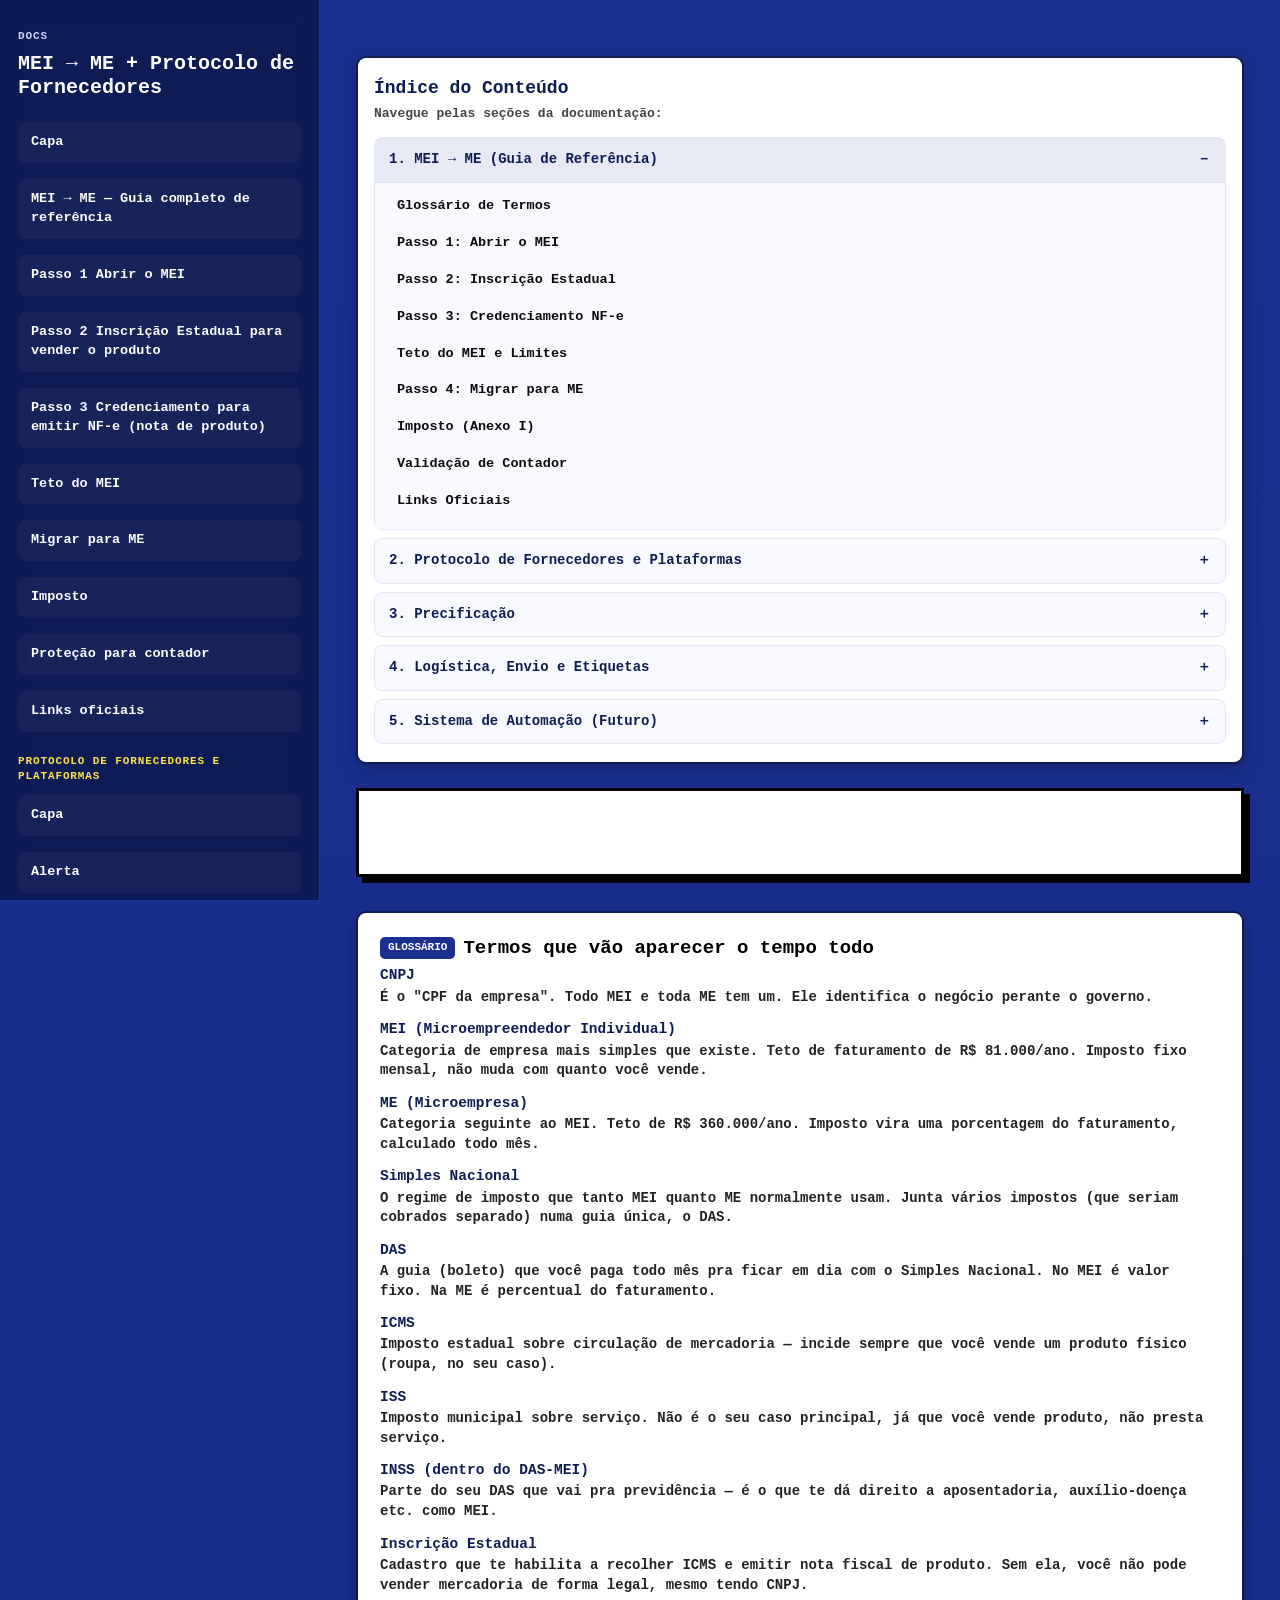
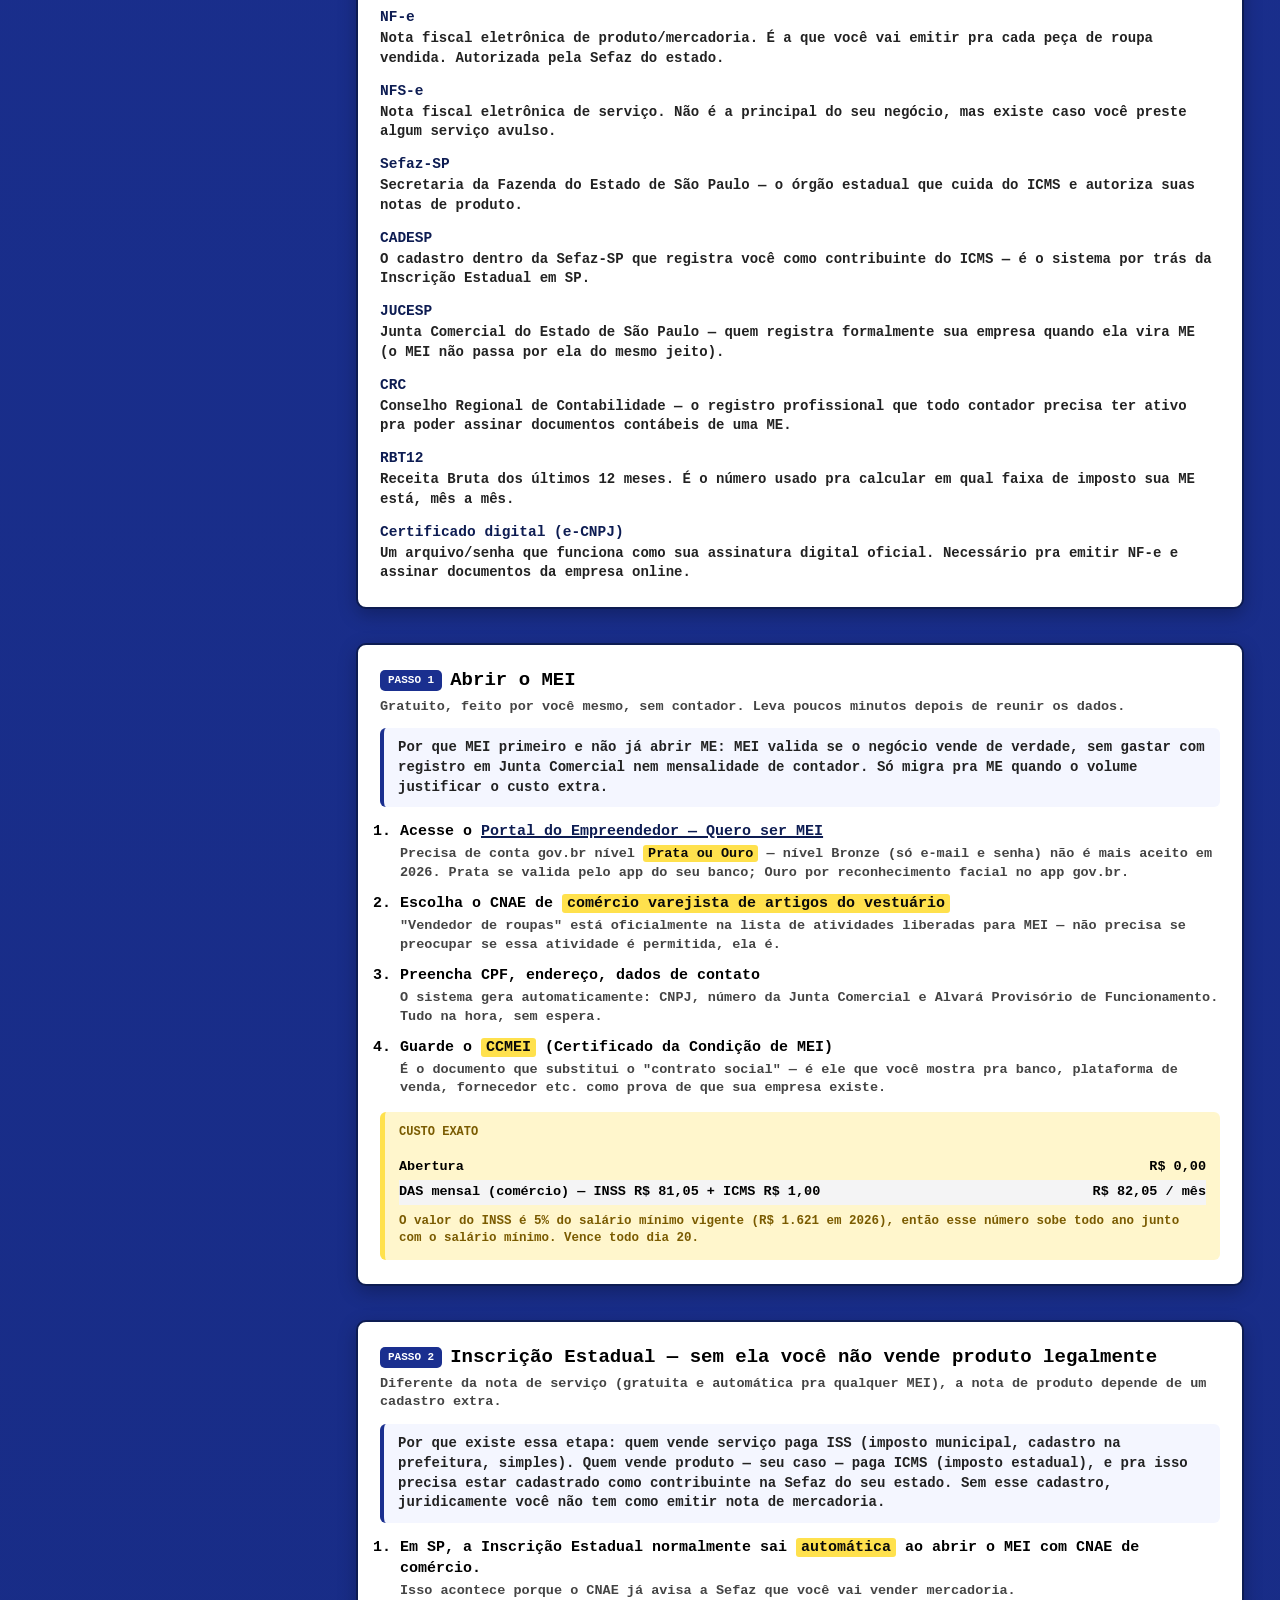
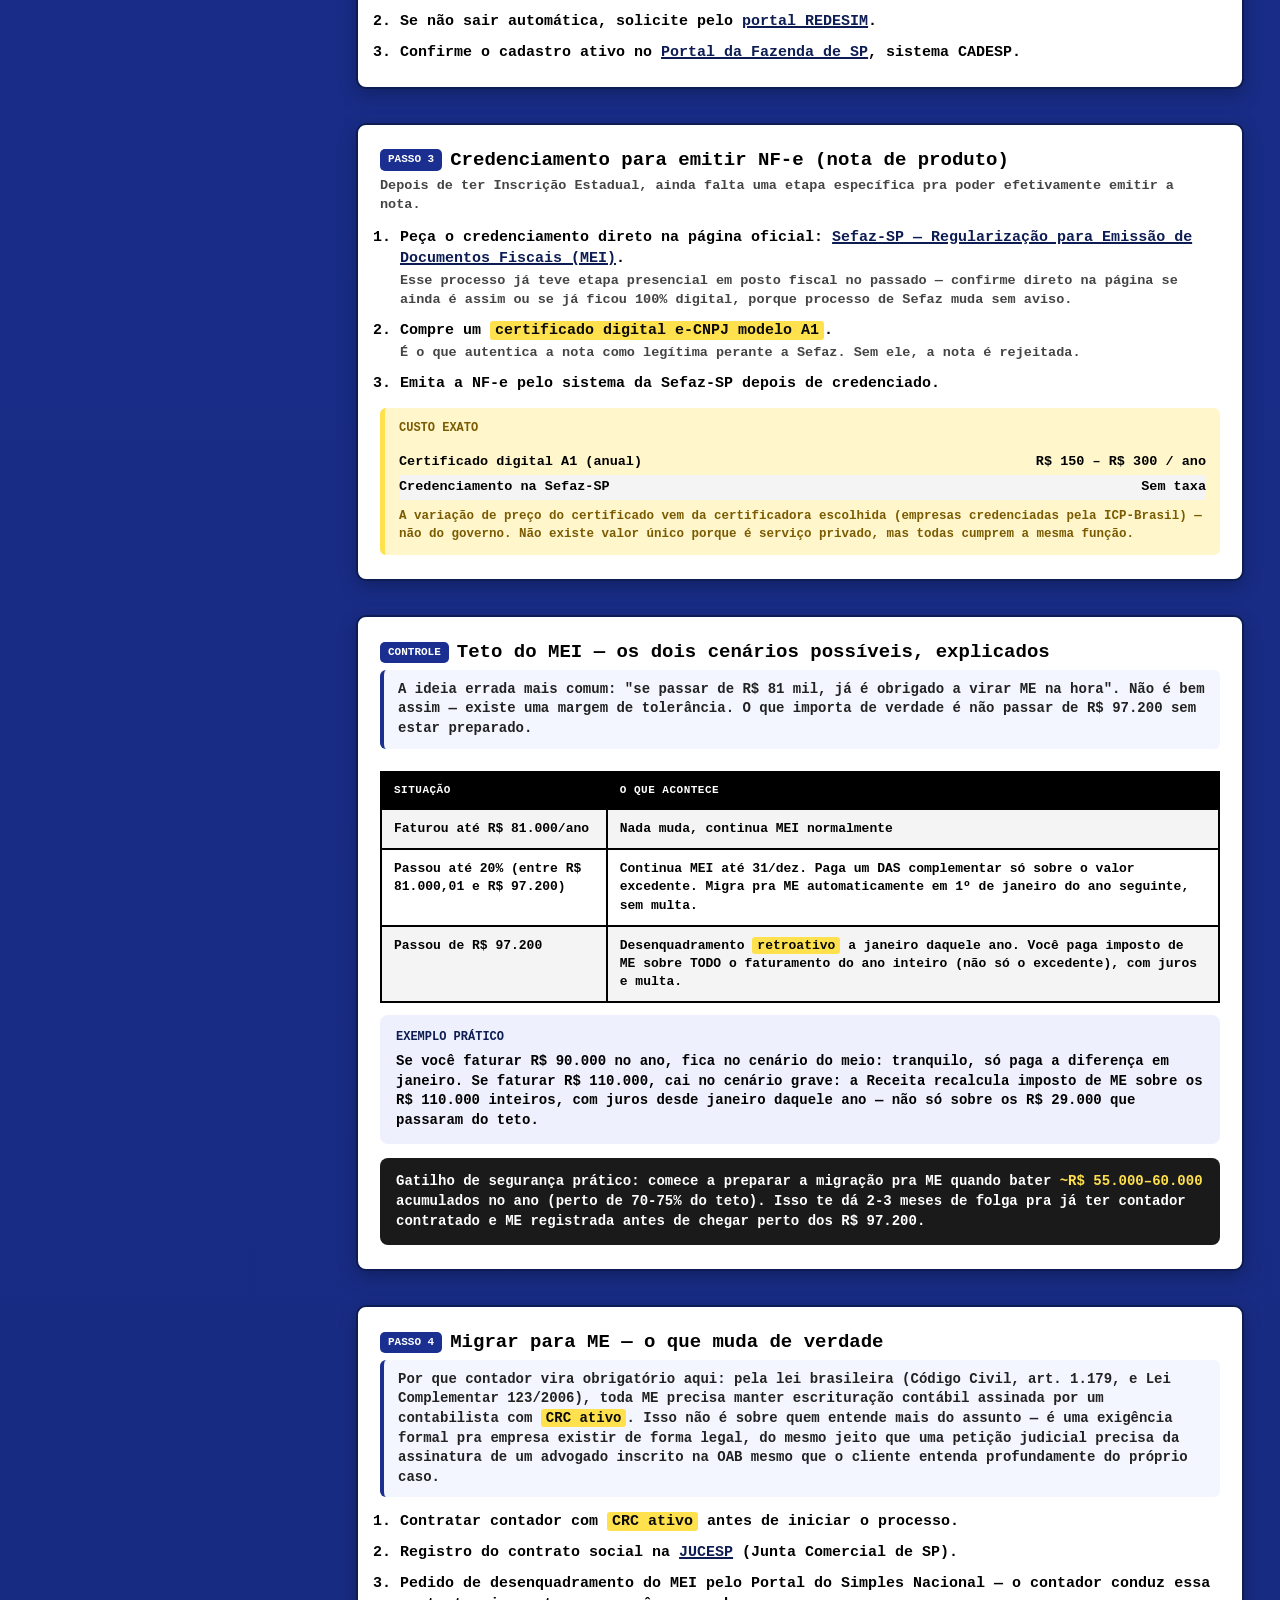
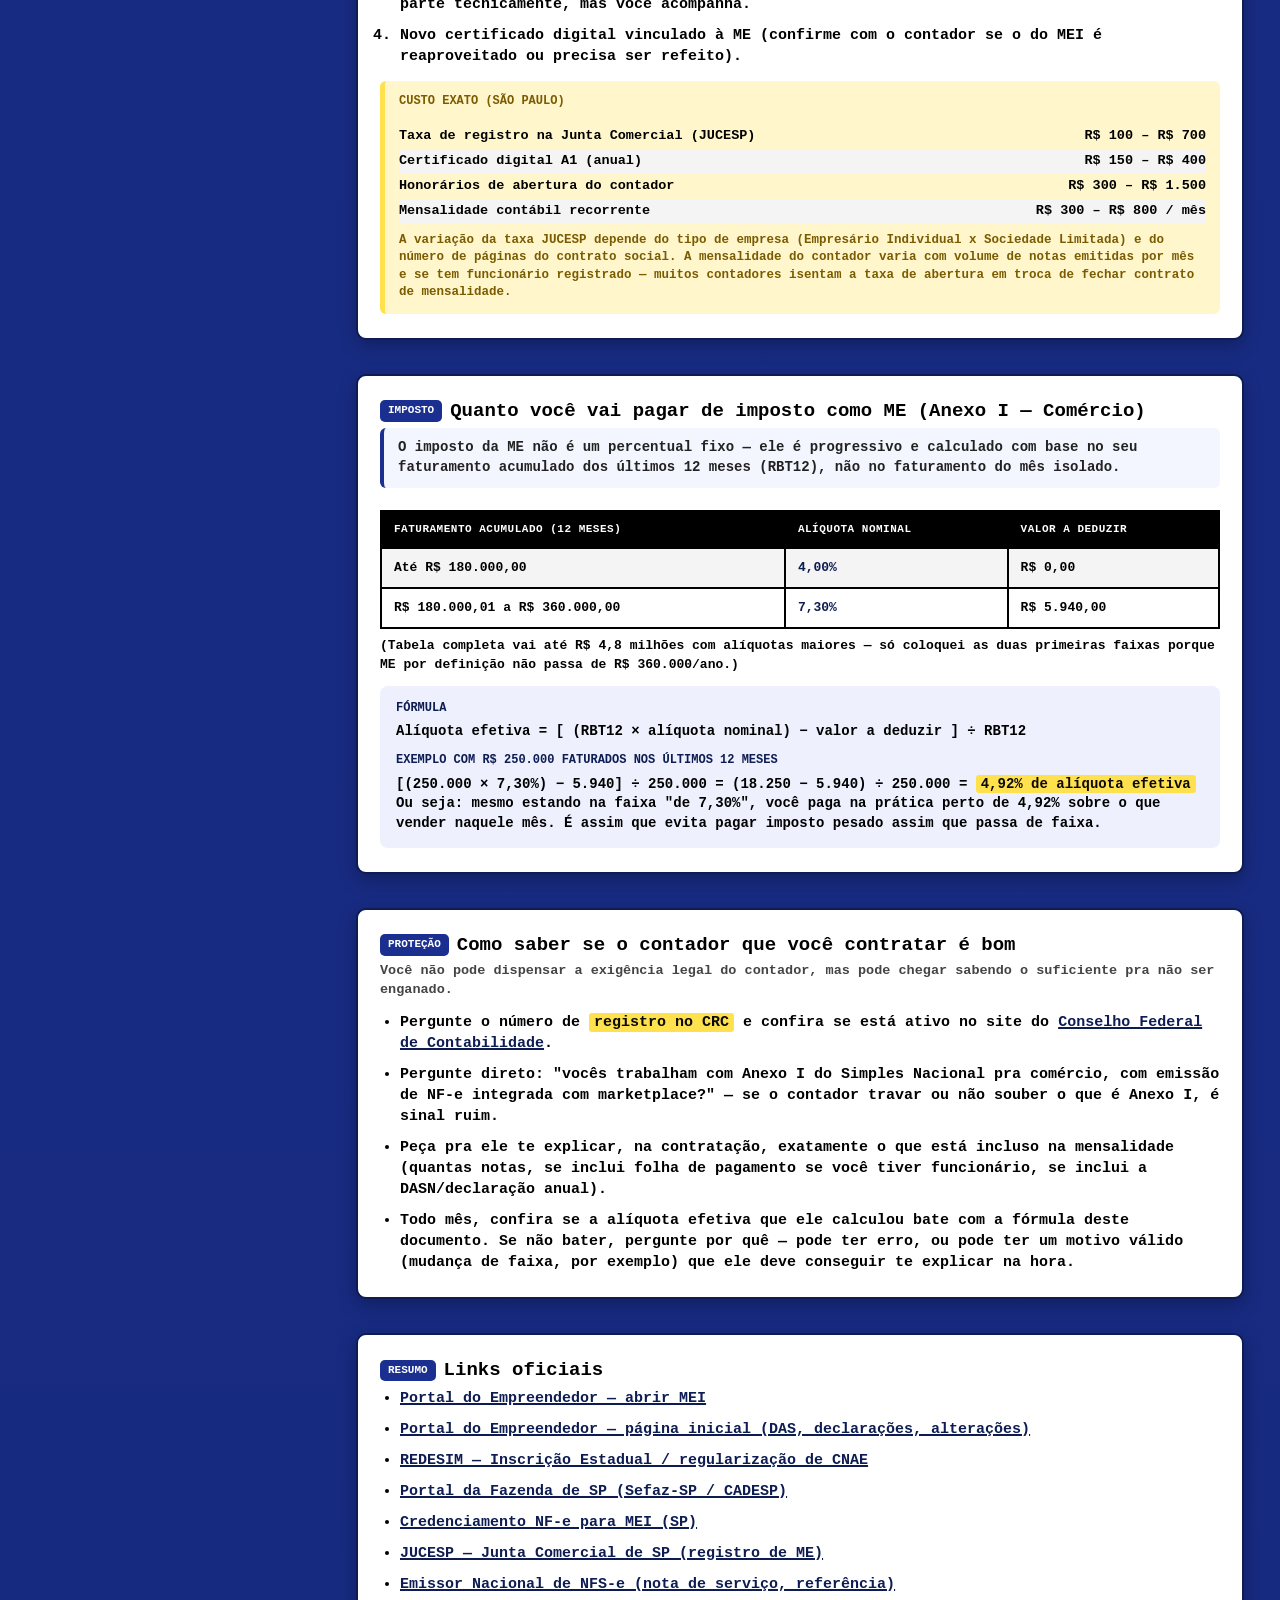
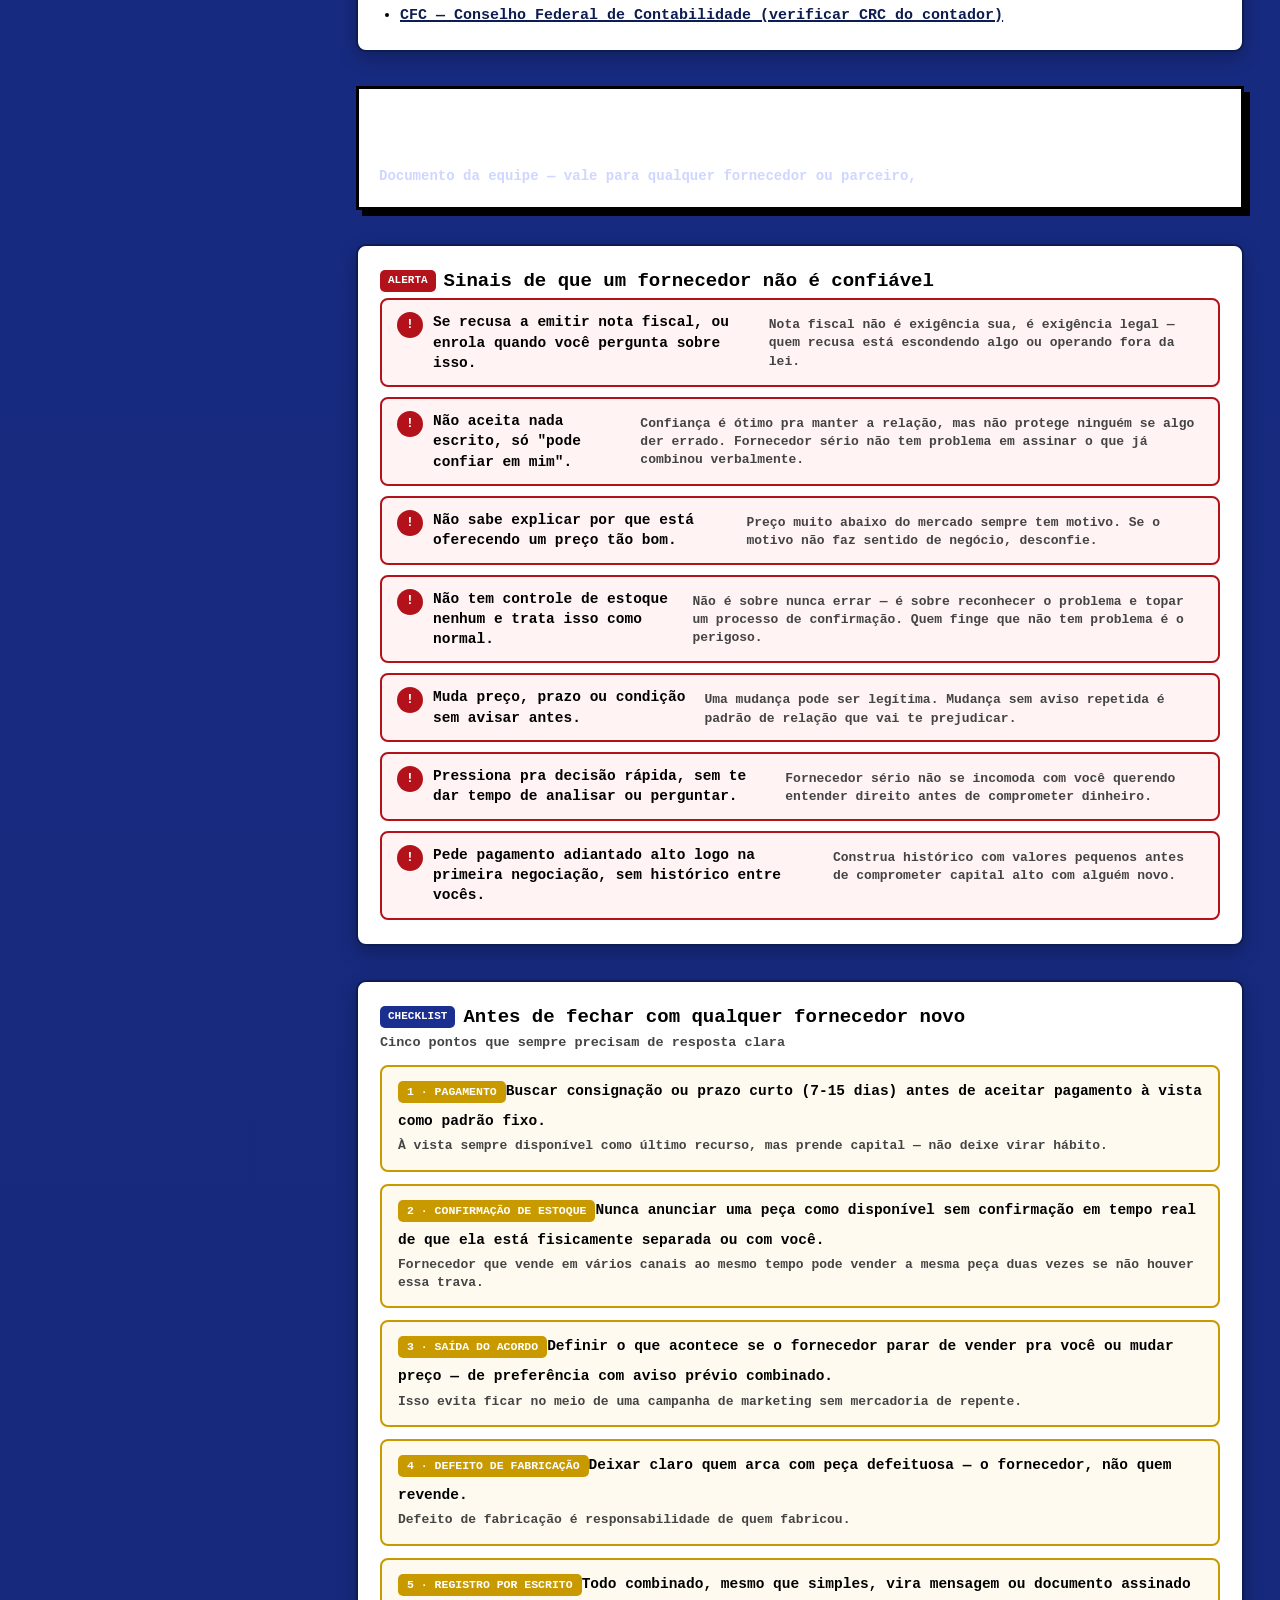
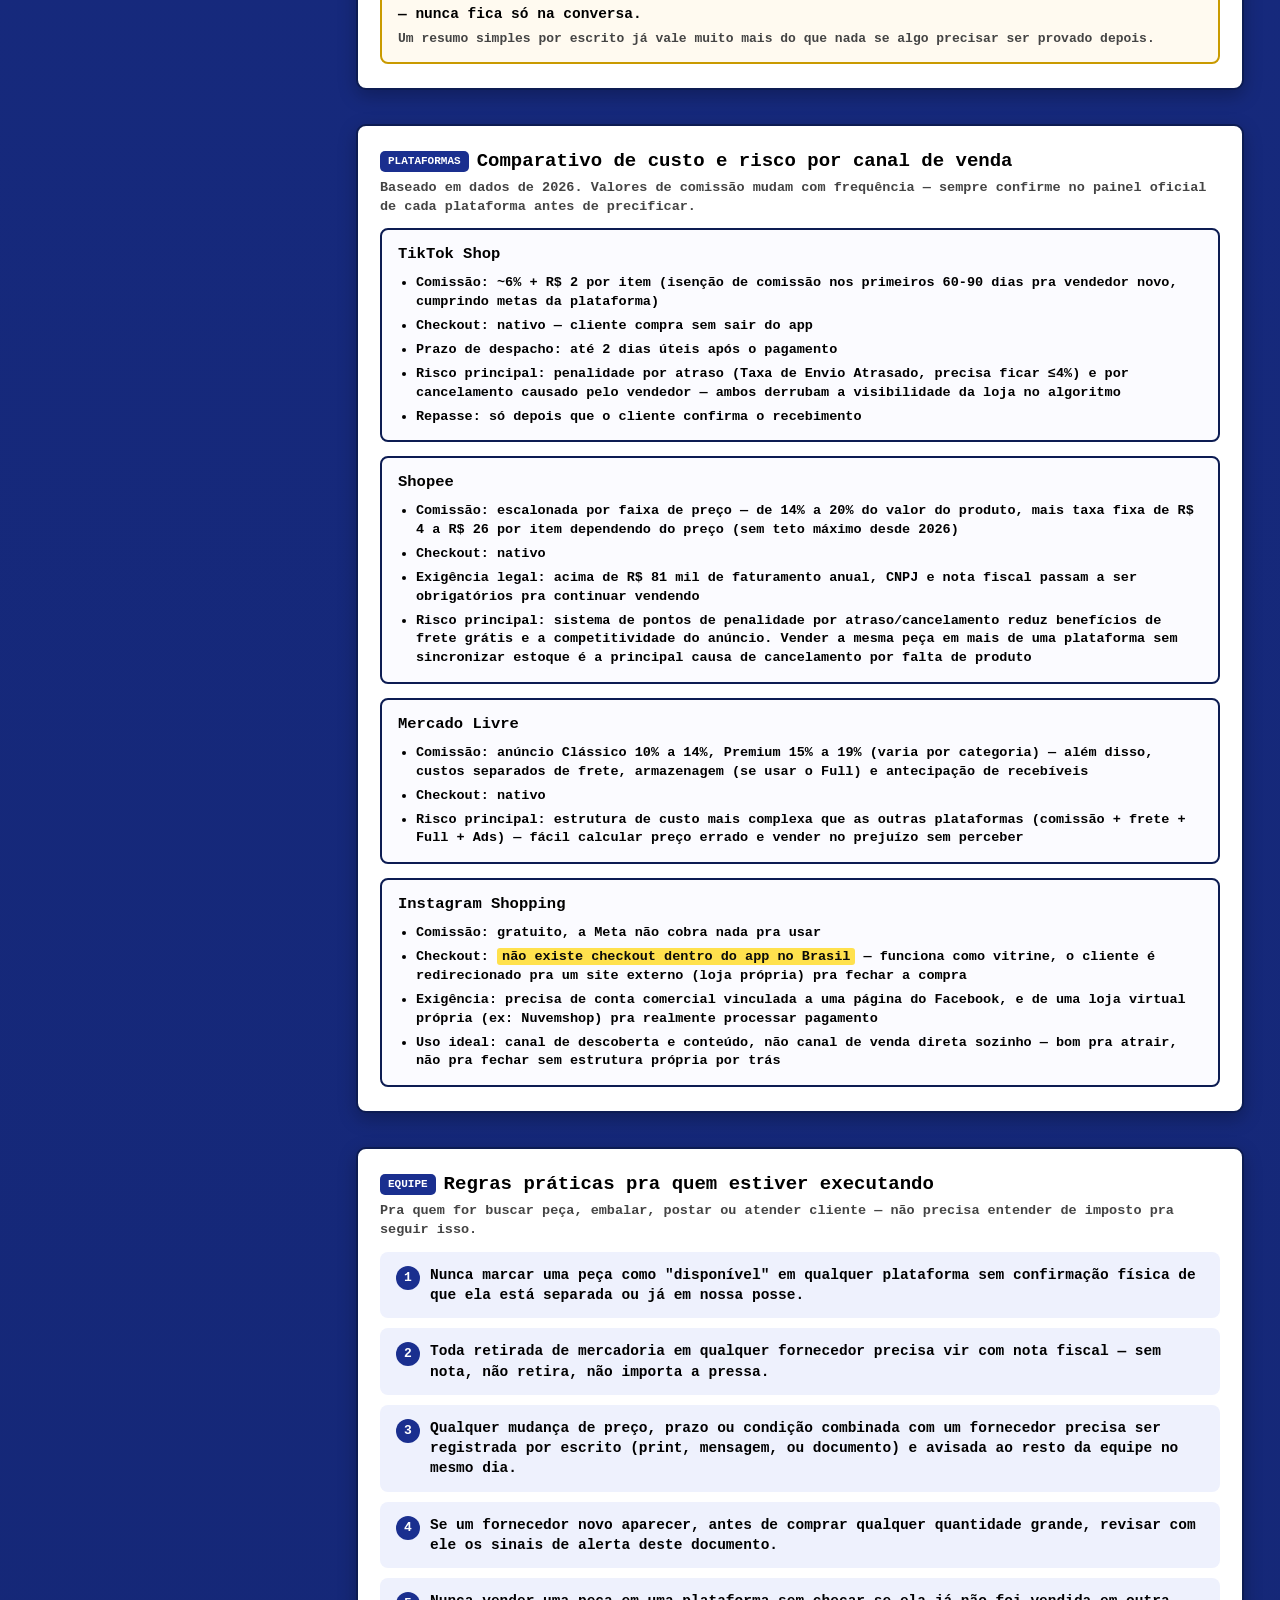
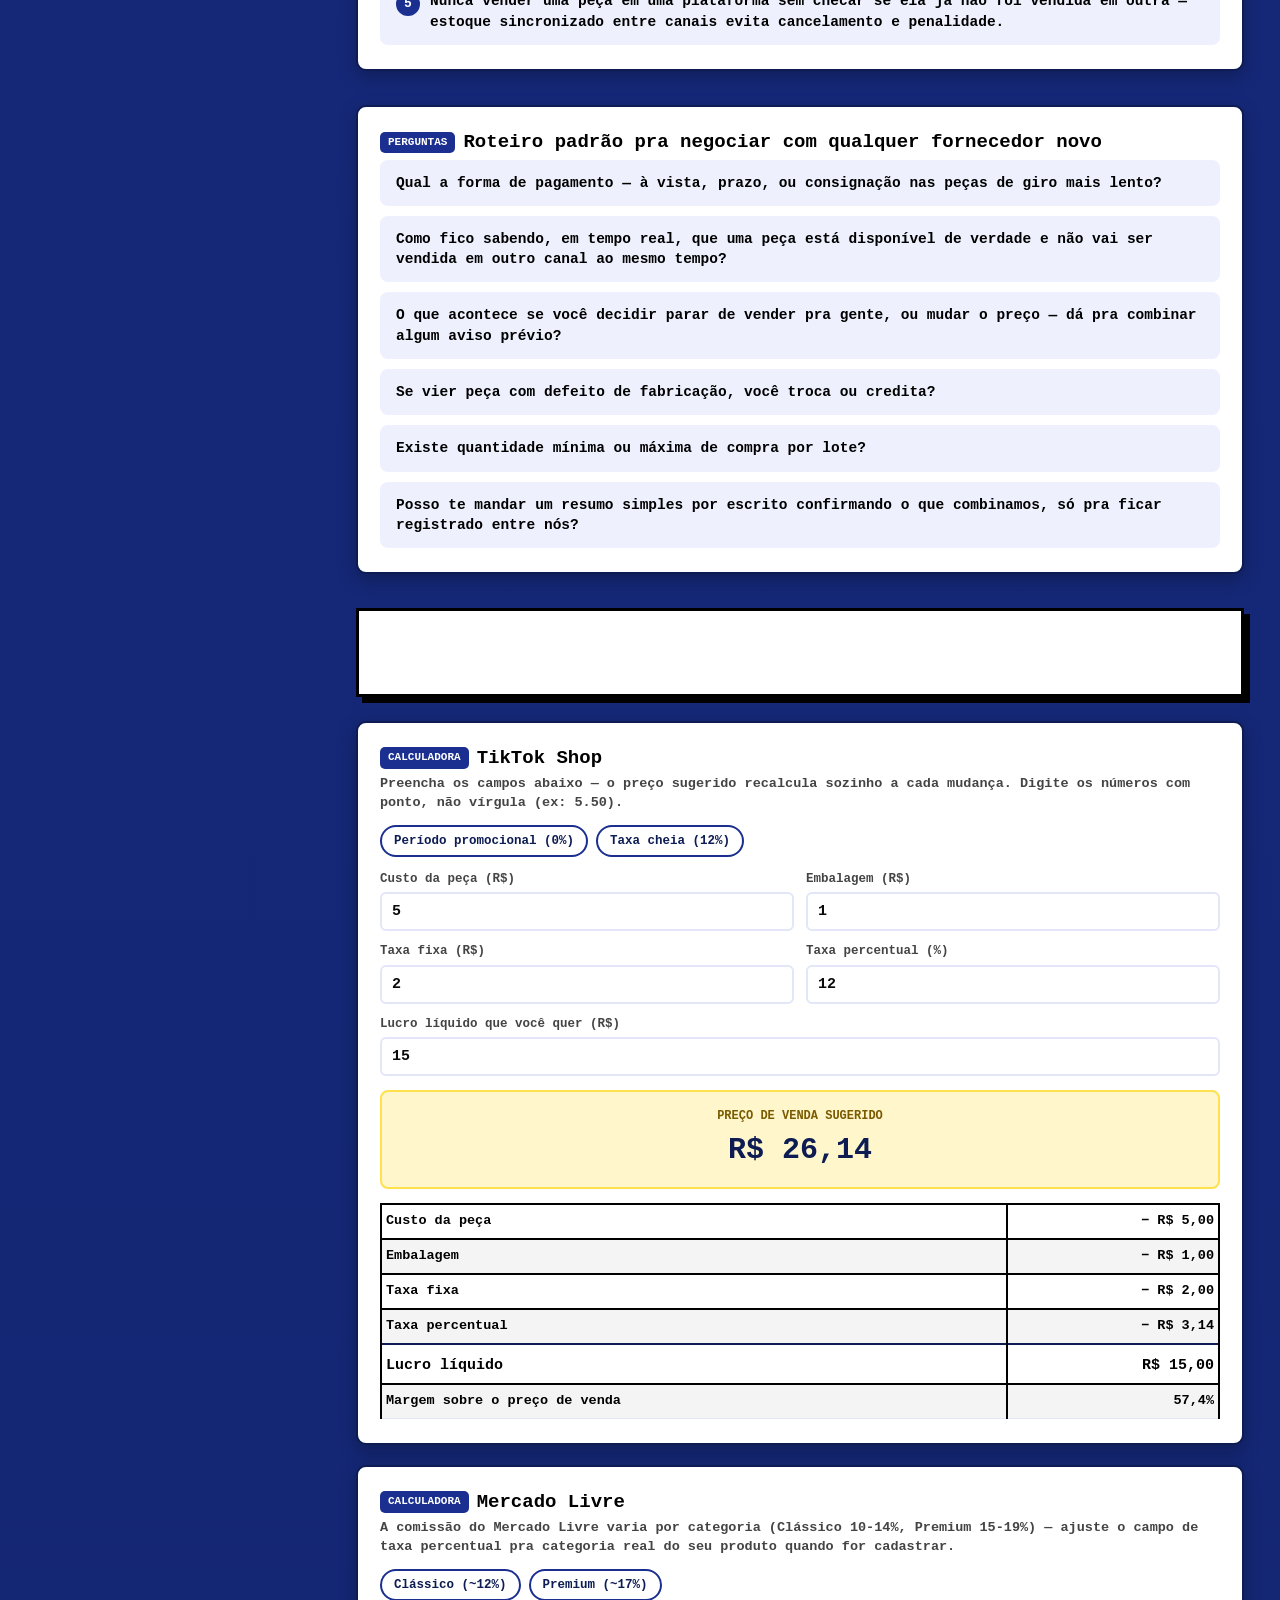
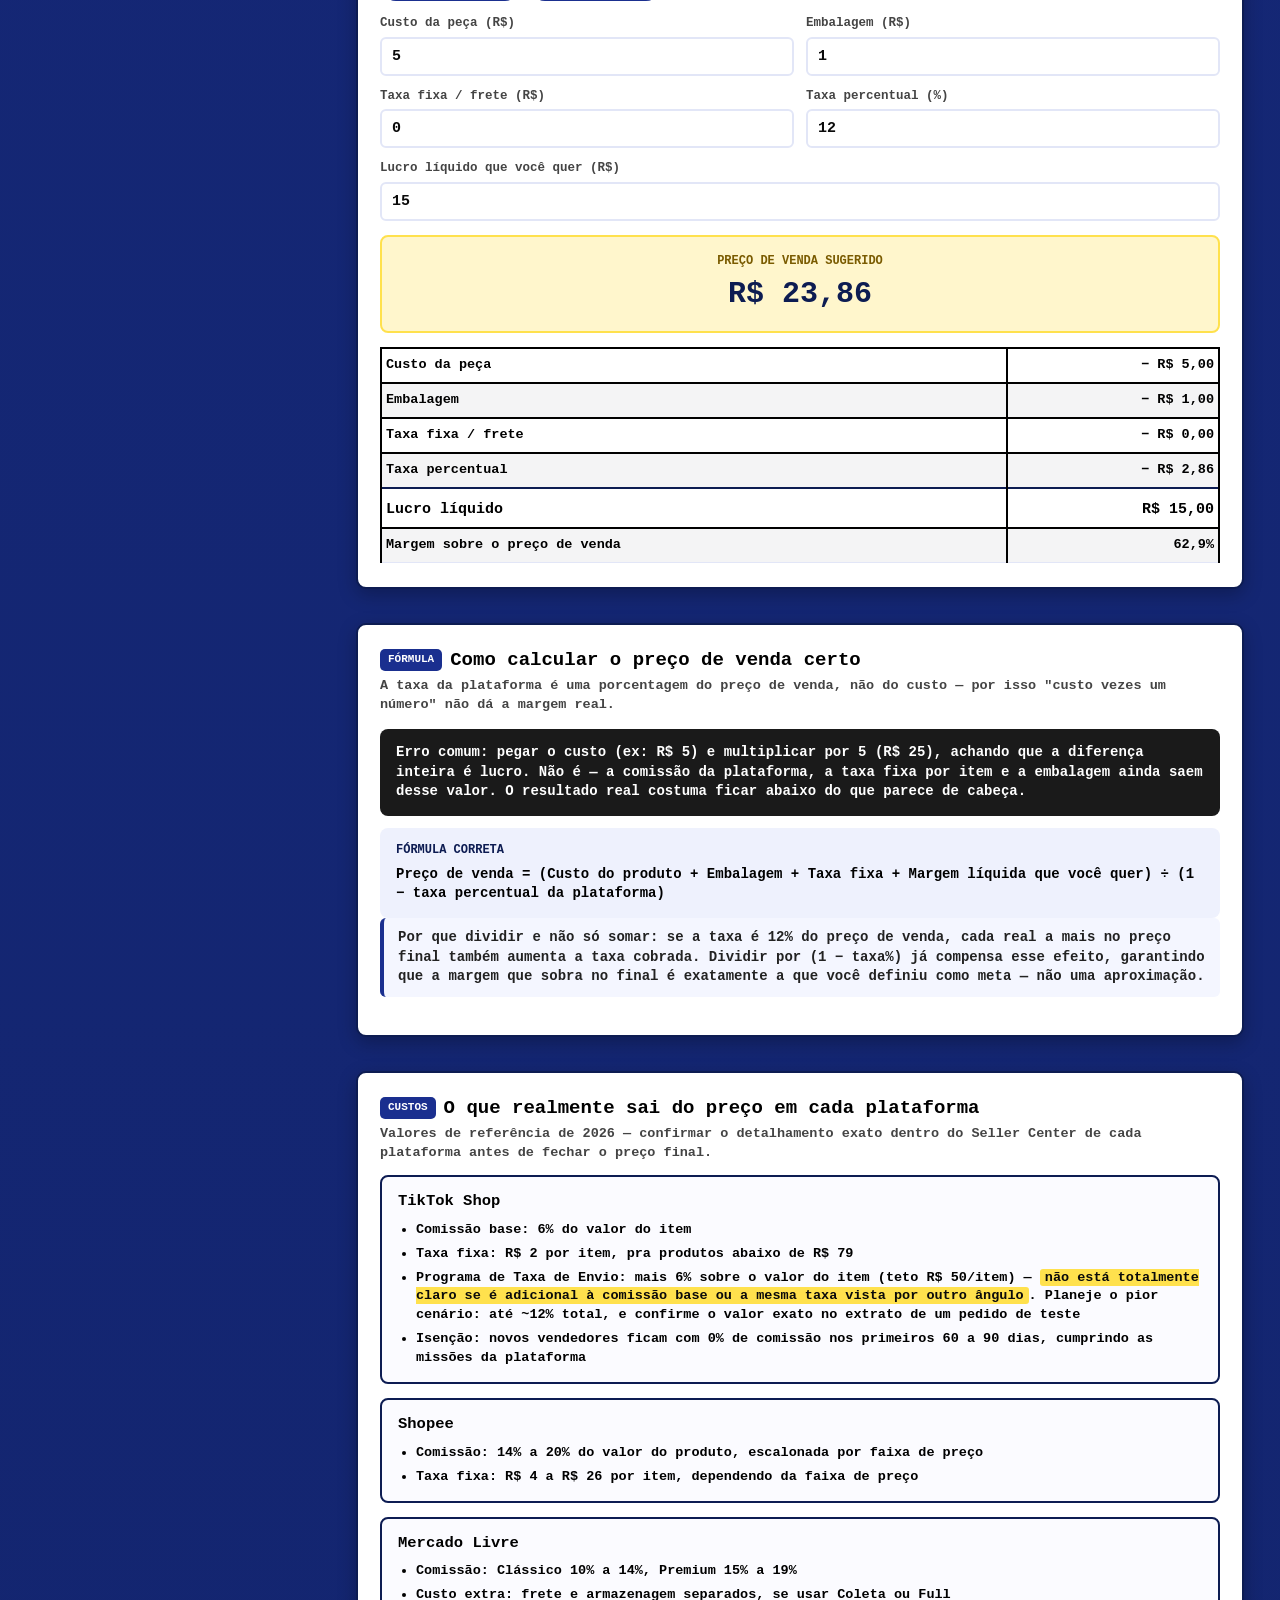
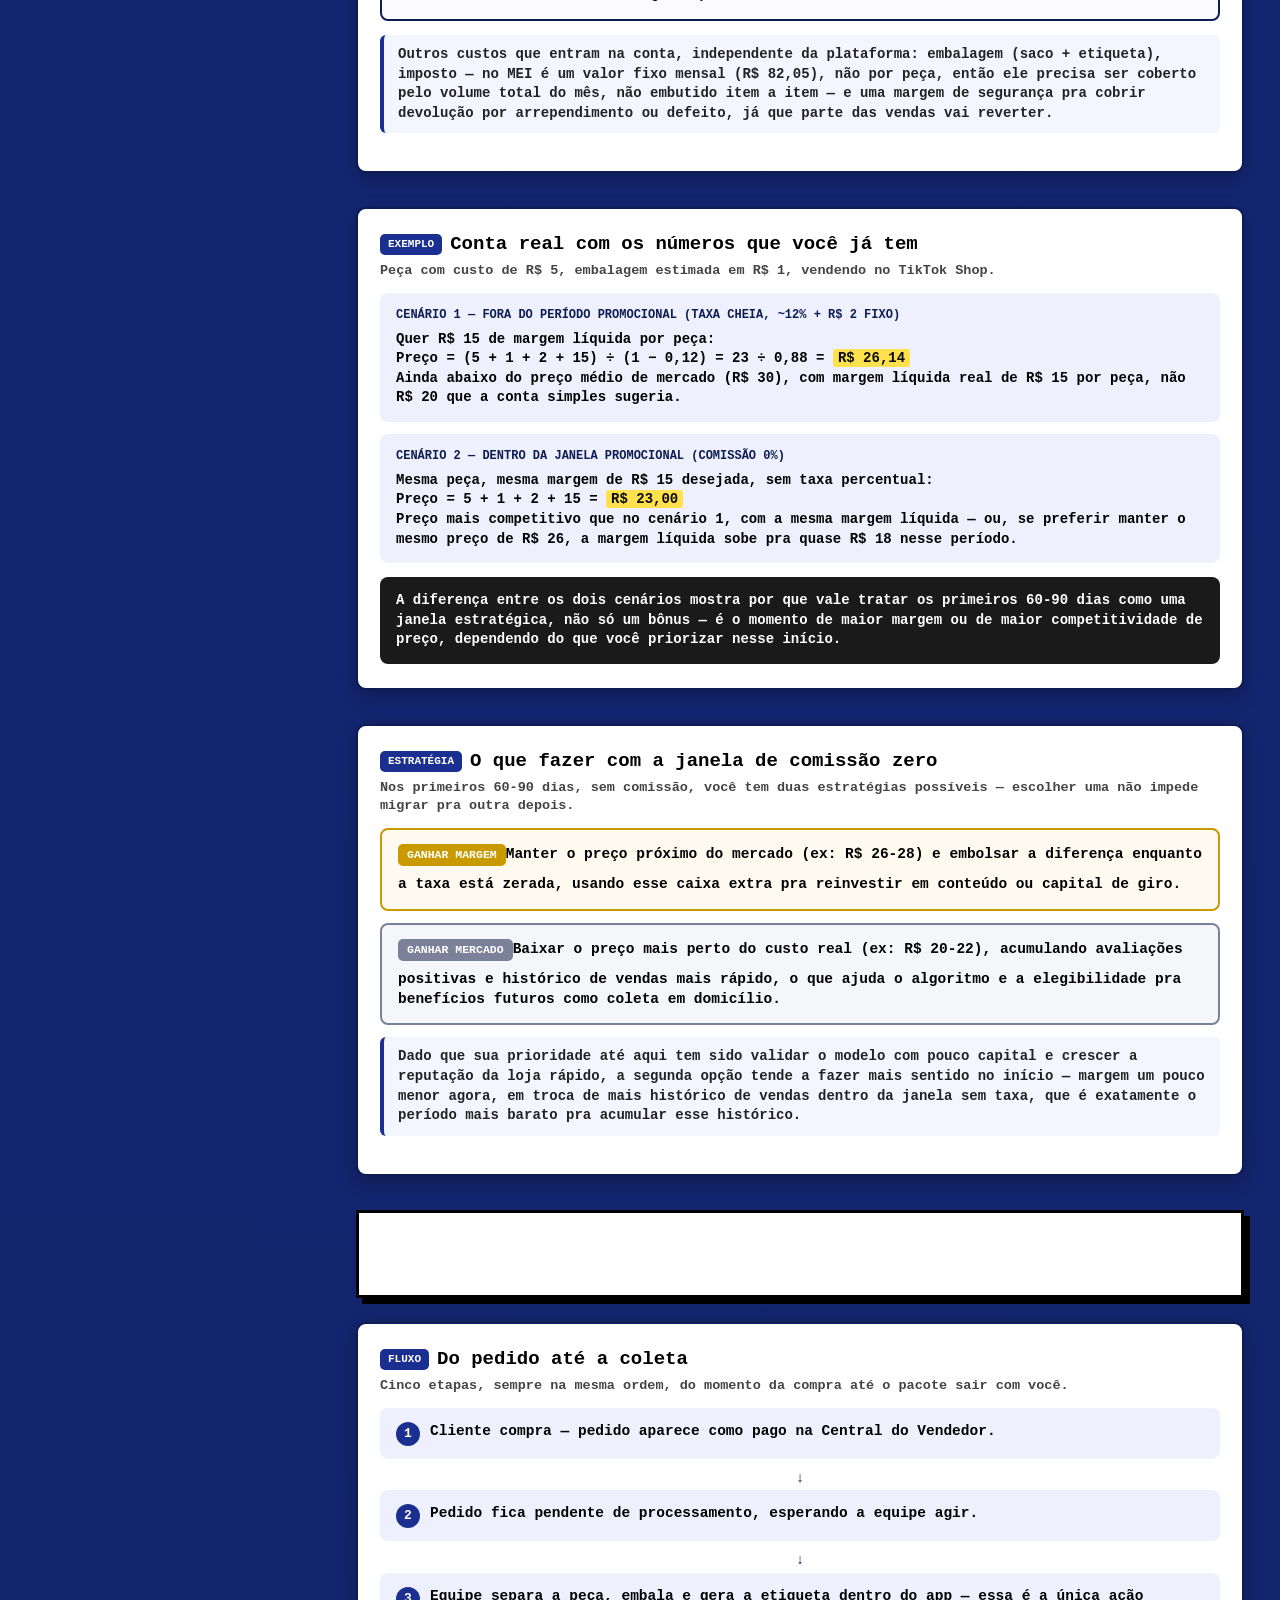
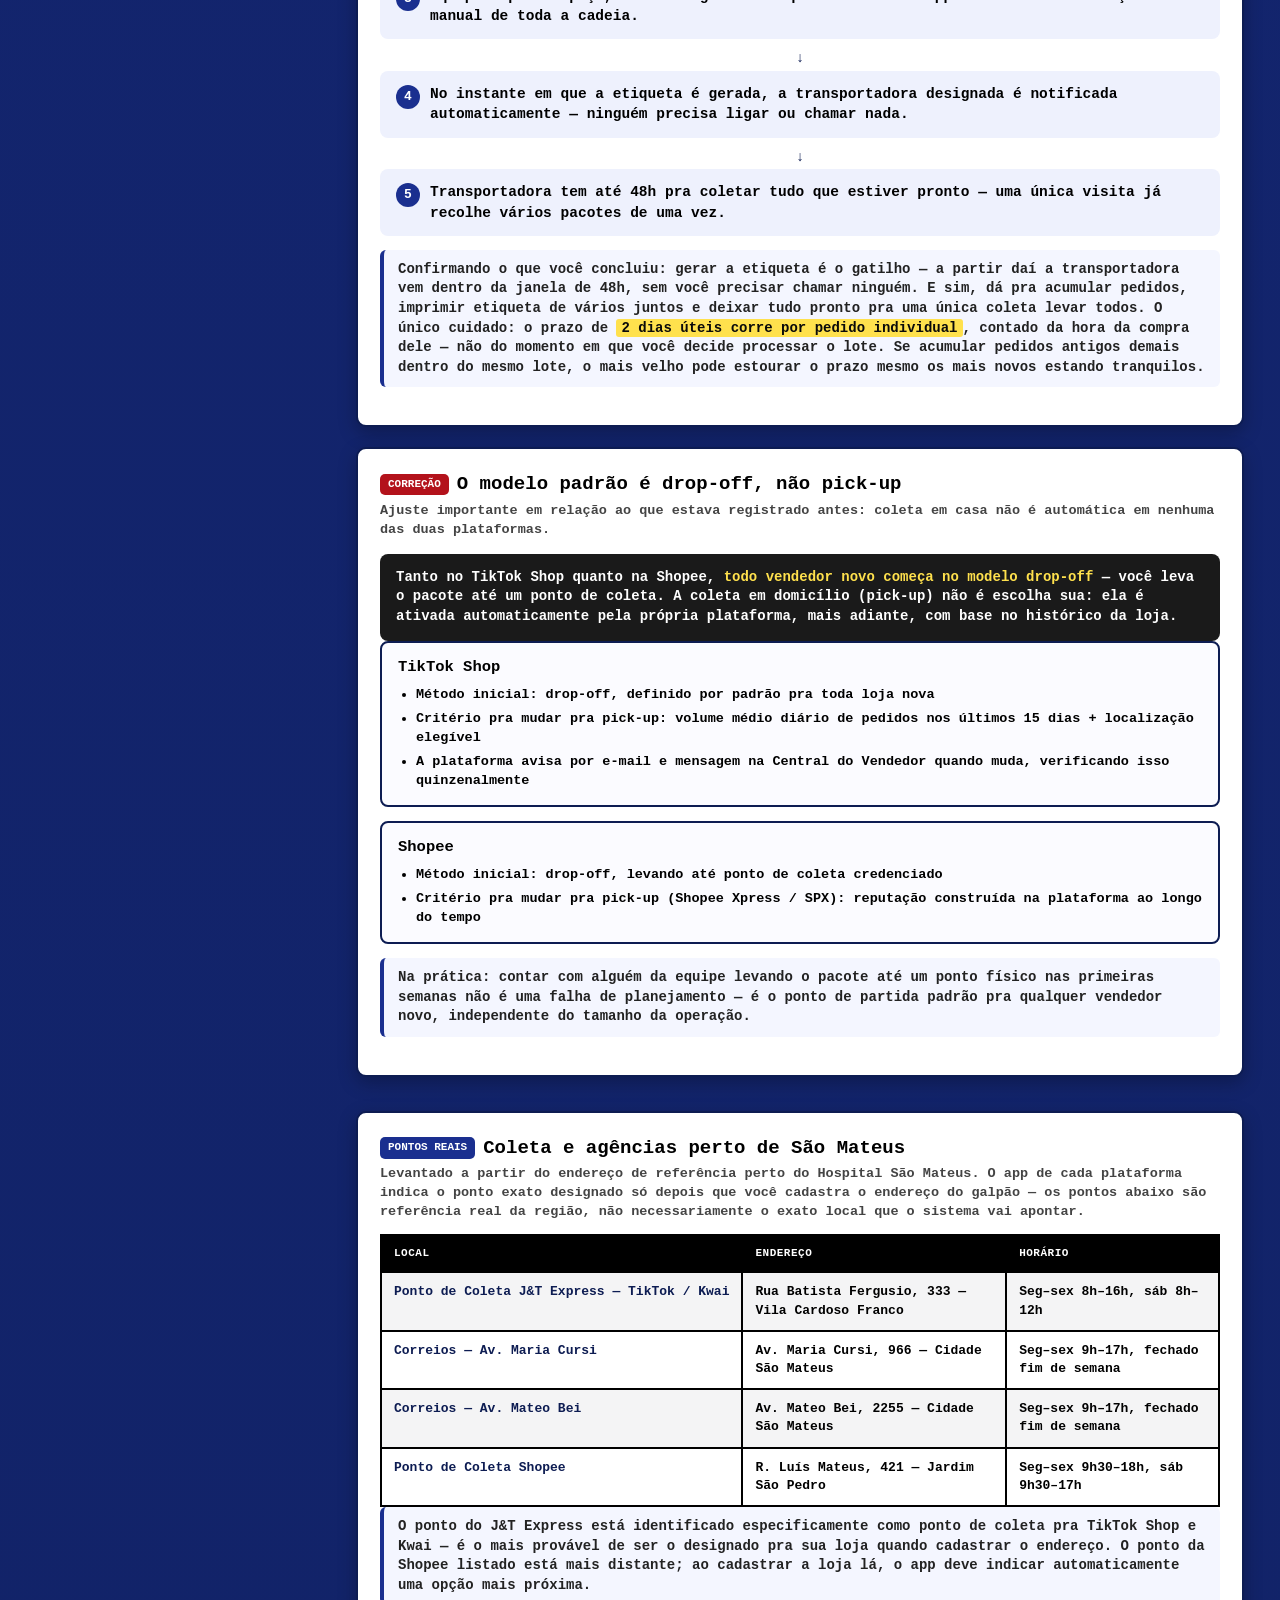
<file: index.html>
<!DOCTYPE html>
<html lang="pt-BR">
<head>
<meta charset="UTF-8">
<meta name="viewport" content="width=device-width, initial-scale=1.0">
<title>Documentação — MEI → ME + Protocolo de Fornecedores</title>
<link rel="stylesheet" href="style.css">
</head>
<body>
<div class="mobile-topbar">
  <div class="title">Documentação</div>
  <button class="menu-toggle" type="button" aria-expanded="false" aria-controls="sidebarNav">Menu</button>
</div>

<div class="layout">
  <aside class="sidebar" id="sidebarNav">
    <div class="brand">
      <div class="eyebrow">Docs</div>
      <h1>MEI → ME + Protocolo de Fornecedores</h1>
      
    </div>

    <div class="nav-section">
      
      <nav>
        <ul class="nav-list">
          <li><a href="#mei-header">Capa</a></li>
          <li><a href="#glossario">MEI → ME — Guia completo de referência</a></li>
          <li><a href="#passo-1">Passo 1 Abrir o MEI</a></li>
          <li><a href="#passo-2">Passo 2 Inscrição Estadual para vender o produto</a></li>
          <li><a href="#passo-3">Passo 3 Credenciamento para emitir NF-e (nota de produto)</a></li>
          <li><a href="#controle">Teto do MEI </a></li>
          <li><a href="#passo-4">Migrar para ME</a></li>
          <li><a href="#imposto">Imposto</a></li>
          <li><a href="#protecao">Proteção para contador</a></li>
          <li><a href="#links-oficiais">Links oficiais</a></li>
        </ul>
      </nav>
    </div>

    <div class="nav-section">
      <div class="nav-title">Protocolo de Fornecedores e Plataformas</div>
      <nav>
        <ul class="nav-list">
          <li><a href="#protocolo-header">Capa</a></li>
          <li><a href="#alerta">Alerta</a></li>
          <li><a href="#checklist">Checklist para fornecedor novo</a></li>
          <li><a href="#plataformas">Plataformas</a></li>
          <li><a href="#equipe">Equipe</a></li>
          <li><a href="#perguntas">Perguntas para fornecedores</a></li>
        </ul>
      </nav>
    </div>
    

    <div class="nav-section">
      <div class="nav-title">Precificação</div>
      <nav>
        <ul class="nav-list">
          <li><a href="#calculadora-preco">Calculadora de preço</a></li>
          <li><a href="#formula-precificacao">Fórmula de precificação</a></li>
          <li><a href="#custos-por-plataforma">Custos por plataforma</a></li>
          <li><a href="#exemplos-precificacao">Exemplos calculados</a></li>
          <li><a href="#janela-promocional-estrategia">Janela promocional</a></li>
          
        </ul>
      </nav>
    </div>



    

    <div class="nav-section">
      <div class="nav-title">Logística, Envio e Etiquetas</div>
      <nav>
        <ul class="nav-list">
          <li><a href="#logistica-envio-etiquetas">Logista para envio</a></li>
          <li><a href="#coleta-modelo-padrao">Modelo padrão de coleta</a></li>
          <li><a href="#pontos-coleta-sao-mateus">Pontos de coleta próximos</a></li>
          <li><a href="#processo-devolucao-fisica">Processo de devolução</a></li>
          <li><a href="#reembolso-financeiro-plataforma">Reembolso financeiro</a></li>
          <li><a href="#base-legal-trocas-devolucao">Base legal de trocas</a></li>
          <li><a href="#politica-recomendada-loja">Política recomendada</a></li>
          <li><a href="#fluxo-equipe-devolucao">Fluxo da equipe</a></li>
          <li><a href="#estrategia">Estratégia</a></li>
          <li><a href="#a-seu-favor">A Seu Favor</a></li>
          <li><a href="#alertas">Alertas</a></li>
          <li><a href="#equipamento">Equipamento impressora</a></li>
          <li><a href="#outras-plataformas-logistica">Outras plataformas</a></li>
          <li><a href="#vale-conhecer">Vale conhecer</a></li>
          
        </ul>
      </nav>
    </div>
  </aside>

  <main class="content">

<div class="mobile-index-card">
  <h2>Índice do Conteúdo</h2>
  <p class="index-sub">Navegue pelas seções da documentação:</p>

  <details class="index-group" open>
    <summary>1. MEI → ME (Guia de Referência)</summary>

    <ul>
      <li><a href="#glossario">Glossário de Termos</a></li>
      <li><a href="#passo-1">Passo 1: Abrir o MEI</a></li>
      <li><a href="#passo-2">Passo 2: Inscrição Estadual</a></li>
      <li><a href="#passo-3">Passo 3: Credenciamento NF-e</a></li>
      <li><a href="#controle">Teto do MEI e Limites</a></li>
      <li><a href="#passo-4">Passo 4: Migrar para ME</a></li>
      <li><a href="#imposto">Imposto (Anexo I)</a></li>
      <li><a href="#protecao">Validação de Contador</a></li>
      <li><a href="#links-oficiais">Links Oficiais</a></li>
    </ul>
  </details>

  <details class="index-group">
    <summary>2. Protocolo de Fornecedores e Plataformas</summary>
    <ul>
      <li><a href="#alerta">Sinais de Alerta</a></li>
      <li><a href="#checklist">Checklist Fornecedor Novo</a></li>
      <li><a href="#plataformas">Comparativo de Plataformas</a></li>
      <li><a href="#equipe">Regras da Equipe</a></li>
      <li><a href="#perguntas">Roteiro de Perguntas</a></li>
    </ul>
  </details>

  <details class="index-group">
    <summary>3. Precificação</summary>
    <ul>
      <li><a href="#calculadora-preco">Calculadora de Preço</a></li>
      <li><a href="#formula-precificacao">Fórmula de Precificação</a></li>
      <li><a href="#custos-por-plataforma">Custos por Plataforma</a></li>
      <li><a href="#exemplos-precificacao">Exemplos Calculados</a></li>
      <li><a href="#janela-promocional-estrategia">Janela Promocional</a></li>
    </ul>
  </details>

  <details class="index-group">
    <summary>4. Logística, Envio e Etiquetas</summary>
    <ul>
      <li><a href="#logistica-envio-etiquetas">Fluxo de Envio</a></li>
      <li><a href="#coleta-modelo-padrao">Modelo de Coleta (Drop-off)</a></li>
      <li><a href="#pontos-coleta-sao-mateus">Pontos de Coleta Locais</a></li>
      <li><a href="#processo-devolucao-fisica">Processo de Devolução</a></li>
      <li><a href="#reembolso-financeiro-plataforma">Reembolso Financeiro</a></li>
      <li><a href="#base-legal-trocas-devolucao">Base Legal de Trocas (CDC)</a></li>
      <li><a href="#politica-recomendada-loja">Política da Loja</a></li>
      <li><a href="#fluxo-equipe-devolucao">Fluxo de Atendimento</a></li>
      <li><a href="#estrategia">Rotina de Processamento</a></li>
      <li><a href="#a-seu-favor">Prazos e Dias Úteis</a></li>
      <li><a href="#alertas">Alertas Fiscais e Coleta</a></li>
      <li><a href="#equipamento">Impressoras Recomendadas</a></li>
      <li><a href="#outras-plataformas-logistica">Shopee e Mercado Livre</a></li>
      <li><a href="#vale-conhecer">Kwai Shop</a></li>
    </ul>
  </details>


  <details class="index-group">
    <summary>5. Sistema de Automação (Futuro)</summary>
    <ul>
      <li><a href="#sistema-automacao">Como Funciona o Sistema</a></li>
    </ul>
  </details>
</div>

    <div class="wrap">

      <section class="doc-section" id="mei-header">
        
        <header>
          <h1>MEI → ME — Guia completo de referência</h1>
          
        </header>
      </section>

      <section class="doc-section" id="glossario">
        <div class="card glossary">
          <h2><span class="tag">GLOSSÁRIO</span> Termos que vão aparecer o tempo todo</h2>
          <dl>
            <dt>CNPJ</dt>
            <dd>É o "CPF da empresa". Todo MEI e toda ME tem um. Ele identifica o negócio perante o governo.</dd>
            <dt>MEI (Microempreendedor Individual)</dt>
            <dd>Categoria de empresa mais simples que existe. Teto de faturamento de R$ 81.000/ano. Imposto fixo mensal, não muda com quanto você vende.</dd>
            <dt>ME (Microempresa)</dt>
            <dd>Categoria seguinte ao MEI. Teto de R$ 360.000/ano. Imposto vira uma porcentagem do faturamento, calculado todo mês.</dd>
            <dt>Simples Nacional</dt>
            <dd>O regime de imposto que tanto MEI quanto ME normalmente usam. Junta vários impostos (que seriam cobrados separado) numa guia única, o DAS.</dd>
            <dt>DAS</dt>
            <dd>A guia (boleto) que você paga todo mês pra ficar em dia com o Simples Nacional. No MEI é valor fixo. Na ME é percentual do faturamento.</dd>
            <dt>ICMS</dt>
            <dd>Imposto estadual sobre circulação de mercadoria — incide sempre que você vende um produto físico (roupa, no seu caso).</dd>
            <dt>ISS</dt>
            <dd>Imposto municipal sobre serviço. Não é o seu caso principal, já que você vende produto, não presta serviço.</dd>
            <dt>INSS (dentro do DAS-MEI)</dt>
            <dd>Parte do seu DAS que vai pra previdência — é o que te dá direito a aposentadoria, auxílio-doença etc. como MEI.</dd>
            <dt>Inscrição Estadual</dt>
            <dd>Cadastro que te habilita a recolher ICMS e emitir nota fiscal de produto. Sem ela, você não pode vender mercadoria de forma legal, mesmo tendo CNPJ.</dd>
            <dt>NF-e</dt>
            <dd>Nota fiscal eletrônica de <b>produto/mercadoria</b>. É a que você vai emitir pra cada peça de roupa vendida. Autorizada pela Sefaz do estado.</dd>
            <dt>NFS-e</dt>
            <dd>Nota fiscal eletrônica de <b>serviço</b>. Não é a principal do seu negócio, mas existe caso você preste algum serviço avulso.</dd>
            <dt>Sefaz-SP</dt>
            <dd>Secretaria da Fazenda do Estado de São Paulo — o órgão estadual que cuida do ICMS e autoriza suas notas de produto.</dd>
            <dt>CADESP</dt>
            <dd>O cadastro dentro da Sefaz-SP que registra você como contribuinte do ICMS — é o sistema por trás da Inscrição Estadual em SP.</dd>
            <dt>JUCESP</dt>
            <dd>Junta Comercial do Estado de São Paulo — quem registra formalmente sua empresa quando ela vira ME (o MEI não passa por ela do mesmo jeito).</dd>
            <dt>CRC</dt>
            <dd>Conselho Regional de Contabilidade — o registro profissional que todo contador precisa ter ativo pra poder assinar documentos contábeis de uma ME.</dd>
            <dt>RBT12</dt>
            <dd>Receita Bruta dos últimos 12 meses. É o número usado pra calcular em qual faixa de imposto sua ME está, mês a mês.</dd>
            <dt>Certificado digital (e-CNPJ)</dt>
            <dd>Um arquivo/senha que funciona como sua assinatura digital oficial. Necessário pra emitir NF-e e assinar documentos da empresa online.</dd>
          </dl>
        </div>
      </section>

      <section class="doc-section" id="passo-1">
        <div class="card">
          <h2><span class="tag">PASSO 1</span> Abrir o MEI</h2>
          <p class="sub">Gratuito, feito por você mesmo, sem contador. Leva poucos minutos depois de reunir os dados.</p>
          <div class="explain">Por que MEI primeiro e não já abrir ME: MEI valida se o negócio vende de verdade, sem gastar com registro em Junta Comercial nem mensalidade de contador. Só migra pra ME quando o volume justificar o custo extra.</div>
          <ol>
            <li>Acesse o <a href="https://www.gov.br/empresas-e-negocios/pt-br/empreendedor/quero-ser-mei" target="_blank" rel="noopener noreferrer">Portal do Empreendedor — Quero ser MEI</a>
              <p class="detail">Precisa de conta gov.br nível <mark>Prata ou Ouro</mark> — nível Bronze (só e-mail e senha) não é mais aceito em 2026. Prata se valida pelo app do seu banco; Ouro por reconhecimento facial no app gov.br.</p>
            </li>
            <li>Escolha o CNAE de <mark>comércio varejista de artigos do vestuário</mark>
              <p class="detail">"Vendedor de roupas" está oficialmente na lista de atividades liberadas para MEI — não precisa se preocupar se essa atividade é permitida, ela é.</p>
            </li>
            <li>Preencha CPF, endereço, dados de contato
              <p class="detail">O sistema gera automaticamente: CNPJ, número da Junta Comercial e Alvará Provisório de Funcionamento. Tudo na hora, sem espera.</p>
            </li>
            <li>Guarde o <mark>CCMEI</mark> (Certificado da Condição de MEI)
              <p class="detail">É o documento que substitui o "contrato social" — é ele que você mostra pra banco, plataforma de venda, fornecedor etc. como prova de que sua empresa existe.</p>
            </li>
          </ol>
          <div class="cost">
            <span class="lbl">Custo exato</span>
            <div class="table-scroll">
              <table>
                <tr><td>Abertura</td><td class="v">R$ 0,00</td></tr>
                <tr><td>DAS mensal (comércio) — INSS R$ 81,05 + ICMS R$ 1,00</td><td class="v">R$ 82,05 / mês</td></tr>
              </table>
            </div>
            <p style="font-weight:600; font-size:12.5px; margin:8px 0 0; color:#7a5b00;">O valor do INSS é 5% do salário mínimo vigente (R$ 1.621 em 2026), então esse número sobe todo ano junto com o salário mínimo. Vence todo dia 20.</p>
          </div>
        </div>
      </section>

      <section class="doc-section" id="passo-2">
        <div class="card">
          <h2><span class="tag">PASSO 2</span> Inscrição Estadual — sem ela você não vende produto legalmente</h2>
          <p class="sub">Diferente da nota de serviço (gratuita e automática pra qualquer MEI), a nota de produto depende de um cadastro extra.</p>
          <div class="explain">Por que existe essa etapa: quem vende <b>serviço</b> paga ISS (imposto municipal, cadastro na prefeitura, simples). Quem vende <b>produto</b> — seu caso — paga ICMS (imposto estadual), e pra isso precisa estar cadastrado como contribuinte na Sefaz do seu estado. Sem esse cadastro, juridicamente você não tem como emitir nota de mercadoria.</div>
          <ol>
            <li>Em SP, a Inscrição Estadual normalmente sai <mark>automática</mark> ao abrir o MEI com CNAE de comércio.
              <p class="detail">Isso acontece porque o CNAE já avisa a Sefaz que você vai vender mercadoria.</p>
            </li>
            <li>Se não sair automática, solicite pelo <a href="https://www.redesim.gov.br" target="_blank" rel="noopener noreferrer">portal REDESIM</a>.</li>
            <li>Confirme o cadastro ativo no <a href="https://portal.fazenda.sp.gov.br" target="_blank" rel="noopener noreferrer">Portal da Fazenda de SP</a>, sistema CADESP.</li>
          </ol>
        </div>
      </section>

      <section class="doc-section" id="passo-3">
        <div class="card">
          <h2><span class="tag">PASSO 3</span> Credenciamento para emitir NF-e (nota de produto)</h2>
          <p class="sub">Depois de ter Inscrição Estadual, ainda falta uma etapa específica pra poder efetivamente emitir a nota.</p>
          <ol>
            <li>Peça o credenciamento direto na página oficial: <a href="https://portal.fazenda.sp.gov.br/servicos/simples/Paginas/Solicita%C3%A7%C3%A3o-de-Regulariza%C3%A7%C3%A3o-para-Emiss%C3%A3o-de-Documentos-Fiscais---MEI-(outros-casos).aspx" target="_blank" rel="noopener noreferrer">Sefaz-SP — Regularização para Emissão de Documentos Fiscais (MEI)</a>.
              <p class="detail">Esse processo já teve etapa presencial em posto fiscal no passado — confirme direto na página se ainda é assim ou se já ficou 100% digital, porque processo de Sefaz muda sem aviso.</p>
            </li>
            <li>Compre um <mark>certificado digital e-CNPJ modelo A1</mark>.
              <p class="detail">É o que autentica a nota como legítima perante a Sefaz. Sem ele, a nota é rejeitada.</p>
            </li>
            <li>Emita a NF-e pelo sistema da Sefaz-SP depois de credenciado.</li>
          </ol>
          <div class="cost">
            <span class="lbl">Custo exato</span>
            <div class="table-scroll">
              <table>
                <tr><td>Certificado digital A1 (anual)</td><td class="v">R$ 150 – R$ 300 / ano</td></tr>
                <tr><td>Credenciamento na Sefaz-SP</td><td class="v">Sem taxa</td></tr>
              </table>
            </div>
            <p style="font-weight:600; font-size:12.5px; margin:8px 0 0; color:#7a5b00;">A variação de preço do certificado vem da certificadora escolhida (empresas credenciadas pela ICP-Brasil) — não do governo. Não existe valor único porque é serviço privado, mas todas cumprem a mesma função.</p>
          </div>
        </div>
      </section>

      <section class="doc-section" id="controle">
        <div class="card">
          <h2><span class="tag">CONTROLE</span> Teto do MEI — os dois cenários possíveis, explicados</h2>
          <div class="explain">A ideia errada mais comum: "se passar de R$ 81 mil, já é obrigado a virar ME na hora". Não é bem assim — existe uma margem de tolerância. O que importa de verdade é não passar de <b>R$ 97.200</b> sem estar preparado.</div>
          <div class="table-scroll">
            <table>
              <tr><th>Situação</th><th>O que acontece</th></tr>
              <tr><td>Faturou até <span class="val">R$ 81.000</span>/ano</td><td>Nada muda, continua MEI normalmente</td></tr>
              <tr><td>Passou até 20% (entre R$ 81.000,01 e <span class="val">R$ 97.200</span>)</td><td>Continua MEI até 31/dez. Paga um DAS complementar só sobre o valor excedente. Migra pra ME automaticamente em 1º de janeiro do ano seguinte, sem multa.</td></tr>
              <tr><td>Passou de <span class="val">R$ 97.200</span></td><td>Desenquadramento <mark>retroativo</mark> a janeiro daquele ano. Você paga imposto de ME sobre TODO o faturamento do ano inteiro (não só o excedente), com juros e multa.</td></tr>
            </table>
          </div>
          <div class="example">
            <div class="title">Exemplo prático</div>
            Se você faturar R$ 90.000 no ano, fica no cenário do meio: tranquilo, só paga a diferença em janeiro. Se faturar R$ 110.000, cai no cenário grave: a Receita recalcula imposto de ME sobre os R$ 110.000 inteiros, com juros desde janeiro daquele ano — não só sobre os R$ 29.000 que passaram do teto.
          </div>
          <div class="warn">
            Gatilho de segurança prático: comece a preparar a migração pra ME quando bater <b>~R$ 55.000–60.000</b> acumulados no ano (perto de 70-75% do teto). Isso te dá 2-3 meses de folga pra já ter contador contratado e ME registrada antes de chegar perto dos R$ 97.200.
          </div>
        </div>
      </section>

      <section class="doc-section" id="passo-4">
        <div class="card">
          <h2><span class="tag">PASSO 4</span> Migrar para ME — o que muda de verdade</h2>
          <div class="explain">Por que contador vira obrigatório aqui: pela lei brasileira (Código Civil, art. 1.179, e Lei Complementar 123/2006), toda ME precisa manter escrituração contábil assinada por um contabilista com <mark>CRC ativo</mark>. Isso não é sobre quem entende mais do assunto — é uma exigência formal pra empresa existir de forma legal, do mesmo jeito que uma petição judicial precisa da assinatura de um advogado inscrito na OAB mesmo que o cliente entenda profundamente do próprio caso.</div>
          <ol>
            <li>Contratar contador com <mark>CRC ativo</mark> antes de iniciar o processo.</li>
            <li>Registro do contrato social na <a href="https://www.jucesp.sp.gov.br" target="_blank" rel="noopener noreferrer">JUCESP</a> (Junta Comercial de SP).</li>
            <li>Pedido de desenquadramento do MEI pelo Portal do Simples Nacional — o contador conduz essa parte tecnicamente, mas você acompanha.</li>
            <li>Novo certificado digital vinculado à ME (confirme com o contador se o do MEI é reaproveitado ou precisa ser refeito).</li>
          </ol>
          <div class="cost">
            <span class="lbl">Custo exato (São Paulo)</span>
            <div class="table-scroll">
              <table>
                <tr><td>Taxa de registro na Junta Comercial (JUCESP)</td><td class="v">R$ 100 – R$ 700</td></tr>
                <tr><td>Certificado digital A1 (anual)</td><td class="v">R$ 150 – R$ 400</td></tr>
                <tr><td>Honorários de abertura do contador</td><td class="v">R$ 300 – R$ 1.500</td></tr>
                <tr><td>Mensalidade contábil recorrente</td><td class="v">R$ 300 – R$ 800 / mês</td></tr>
              </table>
            </div>
            <p style="font-weight:600; font-size:12.5px; margin:8px 0 0; color:#7a5b00;">A variação da taxa JUCESP depende do tipo de empresa (Empresário Individual x Sociedade Limitada) e do número de páginas do contrato social. A mensalidade do contador varia com volume de notas emitidas por mês e se tem funcionário registrado — muitos contadores isentam a taxa de abertura em troca de fechar contrato de mensalidade.</p>
          </div>
        </div>
      </section>

      <section class="doc-section" id="imposto">
        <div class="card">
          <h2><span class="tag">IMPOSTO</span> Quanto você vai pagar de imposto como ME (Anexo I — Comércio)</h2>
          <div class="explain">O imposto da ME não é um percentual fixo — ele é progressivo e calculado com base no seu faturamento acumulado dos últimos 12 meses (RBT12), não no faturamento do mês isolado.</div>
          <div class="table-scroll">
            <table>
              <tr><th>Faturamento acumulado (12 meses)</th><th>Alíquota nominal</th><th>Valor a deduzir</th></tr>
              <tr><td>Até R$ 180.000,00</td><td class="val">4,00%</td><td>R$ 0,00</td></tr>
              <tr><td>R$ 180.000,01 a R$ 360.000,00</td><td class="val">7,30%</td><td>R$ 5.940,00</td></tr>
            </table>
          </div>
          <p style="font-weight:600; font-size:13px; margin-top:8px;">(Tabela completa vai até R$ 4,8 milhões com alíquotas maiores — só coloquei as duas primeiras faixas porque ME por definição não passa de R$ 360.000/ano.)</p>
          <div class="example">
            <div class="title">Fórmula</div>
            Alíquota efetiva = [ (RBT12 × alíquota nominal) − valor a deduzir ] ÷ RBT12
            <div class="title" style="margin-top:10px;">Exemplo com R$ 250.000 faturados nos últimos 12 meses</div>
            [(250.000 × 7,30%) − 5.940] ÷ 250.000 = (18.250 − 5.940) ÷ 250.000 = <mark>4,92% de alíquota efetiva</mark><br>
            Ou seja: mesmo estando na faixa "de 7,30%", você paga na prática perto de 4,92% sobre o que vender naquele mês. É assim que evita pagar imposto pesado assim que passa de faixa.
          </div>
        </div>
      </section>

      <section class="doc-section" id="protecao">
        <div class="card">
          <h2><span class="tag">PROTEÇÃO</span> Como saber se o contador que você contratar é bom</h2>
          <p class="sub">Você não pode dispensar a exigência legal do contador, mas pode chegar sabendo o suficiente pra não ser enganado.</p>
          <ul>
            <li>Pergunte o número de <mark>registro no CRC</mark> e confira se está ativo no site do <a href="https://cfc.org.br" target="_blank" rel="noopener noreferrer">Conselho Federal de Contabilidade</a>.</li>
            <li>Pergunte direto: "vocês trabalham com Anexo I do Simples Nacional pra comércio, com emissão de NF-e integrada com marketplace?" — se o contador travar ou não souber o que é Anexo I, é sinal ruim.</li>
            <li>Peça pra ele te explicar, na contratação, exatamente o que está incluso na mensalidade (quantas notas, se inclui folha de pagamento se você tiver funcionário, se inclui a DASN/declaração anual).</li>
            <li>Todo mês, confira se a alíquota efetiva que ele calculou bate com a fórmula deste documento. Se não bater, pergunte por quê — pode ter erro, ou pode ter um motivo válido (mudança de faixa, por exemplo) que ele deve conseguir te explicar na hora.</li>
          </ul>
        </div>
      </section>

      <section class="doc-section" id="links-oficiais">
        <div class="card">
          <h2><span class="tag">RESUMO</span> Links oficiais</h2>
          <ul>
            <li><a href="https://www.gov.br/empresas-e-negocios/pt-br/empreendedor/quero-ser-mei" target="_blank" rel="noopener noreferrer">Portal do Empreendedor — abrir MEI</a></li>
            <li><a href="https://www.gov.br/empresas-e-negocios/pt-br/empreendedor" target="_blank" rel="noopener noreferrer">Portal do Empreendedor — página inicial (DAS, declarações, alterações)</a></li>
            <li><a href="https://www.redesim.gov.br" target="_blank" rel="noopener noreferrer">REDESIM — Inscrição Estadual / regularização de CNAE</a></li>
            <li><a href="https://portal.fazenda.sp.gov.br" target="_blank" rel="noopener noreferrer">Portal da Fazenda de SP (Sefaz-SP / CADESP)</a></li>
            <li><a href="https://portal.fazenda.sp.gov.br/servicos/simples/Paginas/Solicita%C3%A7%C3%A3o-de-Regulariza%C3%A7%C3%A3o-para-Emiss%C3%A3o-de-Documentos-Fiscais---MEI-(outros-casos).aspx" target="_blank" rel="noopener noreferrer">Credenciamento NF-e para MEI (SP)</a></li>
            <li><a href="https://www.jucesp.sp.gov.br" target="_blank" rel="noopener noreferrer">JUCESP — Junta Comercial de SP (registro de ME)</a></li>
            <li><a href="https://www.nfse.gov.br" target="_blank" rel="noopener noreferrer">Emissor Nacional de NFS-e (nota de serviço, referência)</a></li>
            <li><a href="https://cfc.org.br" target="_blank" rel="noopener noreferrer">CFC — Conselho Federal de Contabilidade (verificar CRC do contador)</a></li>
          </ul>
        </div>
      </section>

      <section class="doc-section" id="protocolo-header">
        
        <header>
          <h1>Protocolo de Fornecedores e Plataformas</h1>
          <p>Documento da equipe — vale para qualquer fornecedor ou parceiro, </p>
        </header>
      </section>

      <section class="doc-section" id="alerta">
        <div class="card">
          <h2><span class="tag red">ALERTA</span> Sinais de que um fornecedor não é confiável</h2>
          <div class="flag"><span class="flagicon">!</span>Se recusa a emitir nota fiscal, ou enrola quando você pergunta sobre isso.
            <p class="why">Nota fiscal não é exigência sua, é exigência legal — quem recusa está escondendo algo ou operando fora da lei.</p>
          </div>
          <div class="flag"><span class="flagicon">!</span>Não aceita nada escrito, só "pode confiar em mim".
            <p class="why">Confiança é ótimo pra manter a relação, mas não protege ninguém se algo der errado. Fornecedor sério não tem problema em assinar o que já combinou verbalmente.</p>
          </div>
          <div class="flag"><span class="flagicon">!</span>Não sabe explicar por que está oferecendo um preço tão bom.
            <p class="why">Preço muito abaixo do mercado sempre tem motivo. Se o motivo não faz sentido de negócio, desconfie.</p>
          </div>
          <div class="flag"><span class="flagicon">!</span>Não tem controle de estoque nenhum e trata isso como normal.
            <p class="why">Não é sobre nunca errar — é sobre reconhecer o problema e topar um processo de confirmação. Quem finge que não tem problema é o perigoso.</p>
          </div>
          <div class="flag"><span class="flagicon">!</span>Muda preço, prazo ou condição sem avisar antes.
            <p class="why">Uma mudança pode ser legítima. Mudança sem aviso repetida é padrão de relação que vai te prejudicar.</p>
          </div>
          <div class="flag"><span class="flagicon">!</span>Pressiona pra decisão rápida, sem te dar tempo de analisar ou perguntar.
            <p class="why">Fornecedor sério não se incomoda com você querendo entender direito antes de comprometer dinheiro.</p>
          </div>
          <div class="flag"><span class="flagicon">!</span>Pede pagamento adiantado alto logo na primeira negociação, sem histórico entre vocês.
            <p class="why">Construa histórico com valores pequenos antes de comprometer capital alto com alguém novo.</p>
          </div>
        </div>
      </section>

      <section class="doc-section" id="checklist">
        <div class="card">
          <h2><span class="tag">CHECKLIST</span> Antes de fechar com qualquer fornecedor novo</h2>
          <p class="sub">Cinco pontos que sempre precisam de resposta clara </p>
          <div class="option ideal"><span class="lbl">1 · Pagamento</span>Buscar consignação ou prazo curto (7-15 dias) antes de aceitar pagamento à vista como padrão fixo.
            <p class="why">À vista sempre disponível como último recurso, mas prende capital — não deixe virar hábito.</p>
          </div>
          <div class="option ideal"><span class="lbl">2 · Confirmação de estoque</span>Nunca anunciar uma peça como disponível sem confirmação em tempo real de que ela está fisicamente separada ou com você.
            <p class="why">Fornecedor que vende em vários canais ao mesmo tempo pode vender a mesma peça duas vezes se não houver essa trava.</p>
          </div>
          <div class="option ideal"><span class="lbl">3 · Saída do acordo</span>Definir o que acontece se o fornecedor parar de vender pra você ou mudar preço — de preferência com aviso prévio combinado.
            <p class="why">Isso evita ficar no meio de uma campanha de marketing sem mercadoria de repente.</p>
          </div>
          <div class="option ideal"><span class="lbl">4 · Defeito de fabricação</span>Deixar claro quem arca com peça defeituosa — o fornecedor, não quem revende.
            <p class="why">Defeito de fabricação é responsabilidade de quem fabricou.</p>
          </div>
          <div class="option ideal"><span class="lbl">5 · Registro por escrito</span>Todo combinado, mesmo que simples, vira mensagem ou documento assinado — nunca fica só na conversa.
            <p class="why">Um resumo simples por escrito já vale muito mais do que nada se algo precisar ser provado depois.</p>
          </div>
        </div>
      </section>

      <section class="doc-section" id="plataformas">
        <div class="card">
          <h2><span class="tag">PLATAFORMAS</span> Comparativo de custo e risco por canal de venda</h2>
          <p class="sub">Baseado em dados de 2026. Valores de comissão mudam com frequência — sempre confirme no painel oficial de cada plataforma antes de precificar.</p>
          <div class="platform">
            <h3>TikTok Shop</h3>
            <ul>
              <li><b>Comissão:</b> ~6% + R$ 2 por item (isenção de comissão nos primeiros 60-90 dias pra vendedor novo, cumprindo metas da plataforma)</li>
              <li><b>Checkout:</b> nativo — cliente compra sem sair do app</li>
              <li><b>Prazo de despacho:</b> até 2 dias úteis após o pagamento</li>
              <li><b>Risco principal:</b> penalidade por atraso (Taxa de Envio Atrasado, precisa ficar ≤4%) e por cancelamento causado pelo vendedor — ambos derrubam a visibilidade da loja no algoritmo</li>
              <li><b>Repasse:</b> só depois que o cliente confirma o recebimento</li>
            </ul>
          </div>
          <div class="platform">
            <h3>Shopee</h3>
            <ul>
              <li><b>Comissão:</b> escalonada por faixa de preço — de 14% a 20% do valor do produto, mais taxa fixa de R$ 4 a R$ 26 por item dependendo do preço (sem teto máximo desde 2026)</li>
              <li><b>Checkout:</b> nativo</li>
              <li><b>Exigência legal:</b> acima de R$ 81 mil de faturamento anual, CNPJ e nota fiscal passam a ser obrigatórios pra continuar vendendo</li>
              <li><b>Risco principal:</b> sistema de pontos de penalidade por atraso/cancelamento reduz benefícios de frete grátis e a competitividade do anúncio. Vender a mesma peça em mais de uma plataforma sem sincronizar estoque é a principal causa de cancelamento por falta de produto</li>
            </ul>
          </div>
          <div class="platform">
            <h3>Mercado Livre</h3>
            <ul>
              <li><b>Comissão:</b> anúncio Clássico 10% a 14%, Premium 15% a 19% (varia por categoria) — além disso, custos separados de frete, armazenagem (se usar o Full) e antecipação de recebíveis</li>
              <li><b>Checkout:</b> nativo</li>
              <li><b>Risco principal:</b> estrutura de custo mais complexa que as outras plataformas (comissão + frete + Full + Ads) — fácil calcular preço errado e vender no prejuízo sem perceber</li>
            </ul>
          </div>
          <div class="platform">
            <h3>Instagram Shopping</h3>
            <ul>
              <li><b>Comissão:</b> gratuito, a Meta não cobra nada pra usar</li>
              <li><b>Checkout:</b> <mark>não existe checkout dentro do app no Brasil</mark> — funciona como vitrine, o cliente é redirecionado pra um site externo (loja própria) pra fechar a compra</li>
              <li><b>Exigência:</b> precisa de conta comercial vinculada a uma página do Facebook, e de uma loja virtual própria (ex: Nuvemshop) pra realmente processar pagamento</li>
              <li><b>Uso ideal:</b> canal de descoberta e conteúdo, não canal de venda direta sozinho — bom pra atrair, não pra fechar sem estrutura própria por trás</li>
            </ul>
          </div>
        </div>
      </section>

      <section class="doc-section" id="equipe">
        <div class="card">
          <h2><span class="tag">EQUIPE</span> Regras práticas pra quem estiver executando</h2>
          <p class="sub">Pra quem for buscar peça, embalar, postar ou atender cliente — não precisa entender de imposto pra seguir isso.</p>
          <div class="rule"><span class="rnum">1</span>Nunca marcar uma peça como "disponível" em qualquer plataforma sem confirmação física de que ela está separada ou já em nossa posse.</div>
          <div class="rule"><span class="rnum">2</span>Toda retirada de mercadoria em qualquer fornecedor precisa vir com nota fiscal — sem nota, não retira, não importa a pressa.</div>
          <div class="rule"><span class="rnum">3</span>Qualquer mudança de preço, prazo ou condição combinada com um fornecedor precisa ser registrada por escrito (print, mensagem, ou documento) e avisada ao resto da equipe no mesmo dia.</div>
          <div class="rule"><span class="rnum">4</span>Se um fornecedor novo aparecer, antes de comprar qualquer quantidade grande, revisar com ele os sinais de alerta deste documento.</div>
          <div class="rule"><span class="rnum">5</span>Nunca vender uma peça em uma plataforma sem checar se ela já não foi vendida em outra — estoque sincronizado entre canais evita cancelamento e penalidade.</div>
        </div>
      </section>

      <section class="doc-section" id="perguntas">
        <div class="card">
          <h2><span class="tag">PERGUNTAS</span> Roteiro padrão pra negociar com qualquer fornecedor novo</h2>
          <div class="qbox">Qual a forma de pagamento — à vista, prazo, ou consignação nas peças de giro mais lento?</div>
          <div class="qbox">Como fico sabendo, em tempo real, que uma peça está disponível de verdade e não vai ser vendida em outro canal ao mesmo tempo?</div>
          <div class="qbox">O que acontece se você decidir parar de vender pra gente, ou mudar o preço — dá pra combinar algum aviso prévio?</div>
          <div class="qbox">Se vier peça com defeito de fabricação, você troca ou credita?</div>
          <div class="qbox">Existe quantidade mínima ou máxima de compra por lote?</div>
          <div class="qbox">Posso te mandar um resumo simples por escrito confirmando o que combinamos, só pra ficar registrado entre nós?</div>
        </div>
      </section>

      <section class="doc-section" id="protocolo-header">
      <header>
          <h1>Precificação</h1>
          
        </header>



        <section class="doc-section" id="calculadora-preco">
 
<div class="card">
  <h2><span class="tag">CALCULADORA</span> TikTok Shop</h2>
  <p class="sub">Preencha os campos abaixo — o preço sugerido recalcula sozinho a cada mudança. Digite os números com ponto, não vírgula (ex: 5.50).</p>
 
  <div class="calc-presets">
    <button type="button" class="calc-preset-btn" onclick="aplicarPreset('ts', 2, 0)">Período promocional (0%)</button>
    <button type="button" class="calc-preset-btn" onclick="aplicarPreset('ts', 2, 12)">Taxa cheia (12%)</button>
  </div>
 
  <div class="calc-grid">
    <div class="calc-field"><label>Custo da peça (R$)</label><input type="number" id="ts-custo" value="5" step="0.01" oninput="calcular('ts')"></div>
    <div class="calc-field"><label>Embalagem (R$)</label><input type="number" id="ts-embalagem" value="1" step="0.01" oninput="calcular('ts')"></div>
    <div class="calc-field"><label>Taxa fixa (R$)</label><input type="number" id="ts-taxafixa" value="2" step="0.01" oninput="calcular('ts')"></div>
    <div class="calc-field"><label>Taxa percentual (%)</label><input type="number" id="ts-taxaperc" value="12" step="0.1" oninput="calcular('ts')"></div>
    <div class="calc-field" style="grid-column:1/-1;"><label>Lucro líquido que você quer (R$)</label><input type="number" id="ts-lucro" value="15" step="0.01" oninput="calcular('ts')"></div>
  </div>
 
  <div class="calc-result">
    <div class="label">Preço de venda sugerido</div>
    <div class="price" id="ts-preco">R$ 0,00</div>
  </div>
 
  <table class="calc-breakdown">
    <tr><td>Custo da peça</td><td class="v" id="ts-out-custo">R$ 0,00</td></tr>
    <tr><td>Embalagem</td><td class="v" id="ts-out-embalagem">R$ 0,00</td></tr>
    <tr><td>Taxa fixa</td><td class="v" id="ts-out-taxafixa">R$ 0,00</td></tr>
    <tr><td>Taxa percentual</td><td class="v" id="ts-out-taxaperc">R$ 0,00</td></tr>
    <tr class="total"><td><b>Lucro líquido</b></td><td class="v" id="ts-out-lucro">R$ 0,00</td></tr>
    <tr><td>Margem sobre o preço de venda</td><td class="v" id="ts-out-margem">0%</td></tr>
  </table>
</div>
 
<div class="card">
  <h2><span class="tag">CALCULADORA</span> Mercado Livre</h2>
  <p class="sub">A comissão do Mercado Livre varia por categoria (Clássico 10-14%, Premium 15-19%) — ajuste o campo de taxa percentual pra categoria real do seu produto quando for cadastrar.</p>
 
  <div class="calc-presets">
    <button type="button" class="calc-preset-btn" onclick="aplicarPreset('ml', 0, 12)">Clássico (~12%)</button>
    <button type="button" class="calc-preset-btn" onclick="aplicarPreset('ml', 0, 17)">Premium (~17%)</button>
  </div>
 
  <div class="calc-grid">
    <div class="calc-field"><label>Custo da peça (R$)</label><input type="number" id="ml-custo" value="5" step="0.01" oninput="calcular('ml')"></div>
    <div class="calc-field"><label>Embalagem (R$)</label><input type="number" id="ml-embalagem" value="1" step="0.01" oninput="calcular('ml')"></div>
    <div class="calc-field"><label>Taxa fixa / frete (R$)</label><input type="number" id="ml-taxafixa" value="0" step="0.01" oninput="calcular('ml')"></div>
    <div class="calc-field"><label>Taxa percentual (%)</label><input type="number" id="ml-taxaperc" value="12" step="0.1" oninput="calcular('ml')"></div>
    <div class="calc-field" style="grid-column:1/-1;"><label>Lucro líquido que você quer (R$)</label><input type="number" id="ml-lucro" value="15" step="0.01" oninput="calcular('ml')"></div>
  </div>
 
  <div class="calc-result">
    <div class="label">Preço de venda sugerido</div>
    <div class="price" id="ml-preco">R$ 0,00</div>
  </div>
 
  <table class="calc-breakdown">
    <tr><td>Custo da peça</td><td class="v" id="ml-out-custo">R$ 0,00</td></tr>
    <tr><td>Embalagem</td><td class="v" id="ml-out-embalagem">R$ 0,00</td></tr>
    <tr><td>Taxa fixa / frete</td><td class="v" id="ml-out-taxafixa">R$ 0,00</td></tr>
    <tr><td>Taxa percentual</td><td class="v" id="ml-out-taxaperc">R$ 0,00</td></tr>
    <tr class="total"><td><b>Lucro líquido</b></td><td class="v" id="ml-out-lucro">R$ 0,00</td></tr>
    <tr><td>Margem sobre o preço de venda</td><td class="v" id="ml-out-margem">0%</td></tr>
  </table>
</div>
 
</section>




       <section class="doc-section" id="formula-precificacao">

<div class="card">
  <h2><span class="tag">FÓRMULA</span> Como calcular o preço de venda certo</h2>
  <p class="sub">A taxa da plataforma é uma porcentagem do preço de venda, não do custo — por isso "custo vezes um número" não dá a margem real.</p>

  <div class="warn">Erro comum: pegar o custo (ex: R$ 5) e multiplicar por 5 (R$ 25), achando que a diferença inteira é lucro. Não é — a comissão da plataforma, a taxa fixa por item e a embalagem ainda saem desse valor. O resultado real costuma ficar abaixo do que parece de cabeça.</div>

  <div class="example">
    <div class="title">Fórmula correta</div>
    Preço de venda = (Custo do produto + Embalagem + Taxa fixa + Margem líquida que você quer) ÷ (1 − taxa percentual da plataforma)
  </div>

  <div class="explain">Por que dividir e não só somar: se a taxa é 12% do preço de venda, cada real a mais no preço final também aumenta a taxa cobrada. Dividir por (1 − taxa%) já compensa esse efeito, garantindo que a margem que sobra no final é exatamente a que você definiu como meta — não uma aproximação.</div>
</div>

</section>

<section class="doc-section" id="custos-por-plataforma">

<div class="card">
  <h2><span class="tag">CUSTOS</span> O que realmente sai do preço em cada plataforma</h2>
  <p class="sub">Valores de referência de 2026 — confirmar o detalhamento exato dentro do Seller Center de cada plataforma antes de fechar o preço final.</p>

  <div class="platform">
    <h3>TikTok Shop</h3>
    <ul>
      <li><b>Comissão base:</b> 6% do valor do item</li>
      <li><b>Taxa fixa:</b> R$ 2 por item, pra produtos abaixo de R$ 79</li>
      <li><b>Programa de Taxa de Envio:</b> mais 6% sobre o valor do item (teto R$ 50/item) — <mark>não está totalmente claro se é adicional à comissão base ou a mesma taxa vista por outro ângulo</mark>. Planeje o pior cenário: até ~12% total, e confirme o valor exato no extrato de um pedido de teste</li>
      <li><b>Isenção:</b> novos vendedores ficam com 0% de comissão nos primeiros 60 a 90 dias, cumprindo as missões da plataforma</li>
    </ul>
  </div>
  <div class="platform">
    <h3>Shopee</h3>
    <ul>
      <li><b>Comissão:</b> 14% a 20% do valor do produto, escalonada por faixa de preço</li>
      <li><b>Taxa fixa:</b> R$ 4 a R$ 26 por item, dependendo da faixa de preço</li>
    </ul>
  </div>
  <div class="platform">
    <h3>Mercado Livre</h3>
    <ul>
      <li><b>Comissão:</b> Clássico 10% a 14%, Premium 15% a 19%</li>
      <li><b>Custo extra:</b> frete e armazenagem separados, se usar Coleta ou Full</li>
    </ul>
  </div>

  <div class="explain">Outros custos que entram na conta, independente da plataforma: embalagem (saco + etiqueta), imposto — no MEI é um valor fixo mensal (R$ 82,05), não por peça, então ele precisa ser coberto pelo volume total do mês, não embutido item a item — e uma margem de segurança pra cobrir devolução por arrependimento ou defeito, já que parte das vendas vai reverter.</div>
</div>

</section>

<section class="doc-section" id="exemplos-precificacao">

<div class="card">
  <h2><span class="tag">EXEMPLO</span> Conta real com os números que você já tem</h2>
  <p class="sub">Peça com custo de R$ 5, embalagem estimada em R$ 1, vendendo no TikTok Shop.</p>

  <div class="example">
    <div class="title">Cenário 1 — fora do período promocional (taxa cheia, ~12% + R$ 2 fixo)</div>
    Quer R$ 15 de margem líquida por peça:<br>
    Preço = (5 + 1 + 2 + 15) ÷ (1 − 0,12) = 23 ÷ 0,88 = <mark>R$ 26,14</mark><br>
    Ainda abaixo do preço médio de mercado (R$ 30), com margem líquida real de R$ 15 por peça, não R$ 20 que a conta simples sugeria.
  </div>

  <div class="example">
    <div class="title">Cenário 2 — dentro da janela promocional (comissão 0%)</div>
    Mesma peça, mesma margem de R$ 15 desejada, sem taxa percentual:<br>
    Preço = 5 + 1 + 2 + 15 = <mark>R$ 23,00</mark><br>
    Preço mais competitivo que no cenário 1, com a mesma margem líquida — ou, se preferir manter o mesmo preço de R$ 26, a margem líquida sobe pra quase R$ 18 nesse período.
  </div>

  <div class="warn">A diferença entre os dois cenários mostra por que vale tratar os primeiros 60-90 dias como uma janela estratégica, não só um bônus — é o momento de maior margem ou de maior competitividade de preço, dependendo do que você priorizar nesse início.</div>
</div>

</section>

<section class="doc-section" id="janela-promocional-estrategia">

<div class="card">
  <h2><span class="tag">ESTRATÉGIA</span> O que fazer com a janela de comissão zero</h2>
  <p class="sub">Nos primeiros 60-90 dias, sem comissão, você tem duas estratégias possíveis — escolher uma não impede migrar pra outra depois.</p>
  <div class="option ideal"><span class="lbl">Ganhar margem</span>Manter o preço próximo do mercado (ex: R$ 26-28) e embolsar a diferença enquanto a taxa está zerada, usando esse caixa extra pra reinvestir em conteúdo ou capital de giro.</div>
  <div class="option secundaria"><span class="lbl">Ganhar mercado</span>Baixar o preço mais perto do custo real (ex: R$ 20-22), acumulando avaliações positivas e histórico de vendas mais rápido, o que ajuda o algoritmo e a elegibilidade pra benefícios futuros como coleta em domicílio.</div>
  <div class="explain">Dado que sua prioridade até aqui tem sido validar o modelo com pouco capital e crescer a reputação da loja rápido, a segunda opção tende a fazer mais sentido no início — margem um pouco menor agora, em troca de mais histórico de vendas dentro da janela sem taxa, que é exatamente o período mais barato pra acumular esse histórico.</div>
</div>

</section>





       </section>

      <header>
          <h1>Logística, Envio e Etiquetas</h1>
          
        </header>
<section class="doc-section" id="logistica-envio-etiquetas">

<div class="card">
  <h2><span class="tag">FLUXO</span> Do pedido até a coleta</h2>
  <p class="sub">Cinco etapas, sempre na mesma ordem, do momento da compra até o pacote sair com você.</p>
  <div class="rule"><span class="rnum">1</span>Cliente compra — pedido aparece como pago na Central do Vendedor.</div>
  <div style="text-align:center; font-weight:900; font-size:14px; color:var(--royal-deep); margin:2px 0;">↓</div>
  <div class="rule"><span class="rnum">2</span>Pedido fica pendente de processamento, esperando a equipe agir.</div>
  <div style="text-align:center; font-weight:900; font-size:14px; color:var(--royal-deep); margin:2px 0;">↓</div>
  <div class="rule"><span class="rnum">3</span>Equipe separa a peça, embala e gera a etiqueta dentro do app — essa é a única ação manual de toda a cadeia.</div>
  <div style="text-align:center; font-weight:900; font-size:14px; color:var(--royal-deep); margin:2px 0;">↓</div>
  <div class="rule"><span class="rnum">4</span>No instante em que a etiqueta é gerada, a transportadora designada é notificada automaticamente — ninguém precisa ligar ou chamar nada.</div>
  <div style="text-align:center; font-weight:900; font-size:14px; color:var(--royal-deep); margin:2px 0;">↓</div>
  <div class="rule"><span class="rnum">5</span>Transportadora tem até 48h pra coletar tudo que estiver pronto — uma única visita já recolhe vários pacotes de uma vez.</div>

  <div class="explain" style="margin-top:14px;">Confirmando o que você concluiu: gerar a etiqueta é o gatilho — a partir daí a transportadora vem dentro da janela de 48h, sem você precisar chamar ninguém. E sim, dá pra acumular pedidos, imprimir etiqueta de vários juntos e deixar tudo pronto pra uma única coleta levar todos. O único cuidado: o prazo de <mark>2 dias úteis corre por pedido individual</mark>, contado da hora da compra dele — não do momento em que você decide processar o lote. Se acumular pedidos antigos demais dentro do mesmo lote, o mais velho pode estourar o prazo mesmo os mais novos estando tranquilos.</div>
</div>

<section class="doc-section" id="coleta-modelo-padrao">

<div class="card">
  <h2><span class="tag red">CORREÇÃO</span> O modelo padrão é drop-off, não pick-up</h2>
  <p class="sub">Ajuste importante em relação ao que estava registrado antes: coleta em casa não é automática em nenhuma das duas plataformas.</p>
  <div class="warn">Tanto no TikTok Shop quanto na Shopee, <b>todo vendedor novo começa no modelo drop-off</b> — você leva o pacote até um ponto de coleta. A coleta em domicílio (pick-up) não é escolha sua: ela é ativada automaticamente pela própria plataforma, mais adiante, com base no histórico da loja.</div>

  <div class="platform">
    <h3>TikTok Shop</h3>
    <ul>
      <li>Método inicial: drop-off, definido por padrão pra toda loja nova</li>
      <li>Critério pra mudar pra pick-up: volume médio diário de pedidos nos últimos 15 dias + localização elegível</li>
      <li>A plataforma avisa por e-mail e mensagem na Central do Vendedor quando muda, verificando isso quinzenalmente</li>
    </ul>
  </div>
  <div class="platform">
    <h3>Shopee</h3>
    <ul>
      <li>Método inicial: drop-off, levando até ponto de coleta credenciado</li>
      <li>Critério pra mudar pra pick-up (Shopee Xpress / SPX): reputação construída na plataforma ao longo do tempo</li>
    </ul>
  </div>

  <div class="explain">Na prática: contar com alguém da equipe levando o pacote até um ponto físico nas primeiras semanas não é uma falha de planejamento — é o ponto de partida padrão pra qualquer vendedor novo, independente do tamanho da operação.</div>
</div>

</section>

<section class="doc-section" id="pontos-coleta-sao-mateus">

<div class="card">
  <h2><span class="tag">PONTOS REAIS</span> Coleta e agências perto de São Mateus</h2>
  <p class="sub">Levantado a partir do endereço de referência perto do Hospital São Mateus. O app de cada plataforma indica o ponto exato designado só depois que você cadastra o endereço do galpão — os pontos abaixo são referência real da região, não necessariamente o exato local que o sistema vai apontar.</p>

  <table>
    <tr><th>Local</th><th>Endereço</th><th>Horário</th></tr>
    <tr>
      <td class="val">Ponto de Coleta J&T Express — TikTok / Kwai</td>
      <td>Rua Batista Fergusio, 333 — Vila Cardoso Franco</td>
      <td>Seg–sex 8h–16h, sáb 8h–12h</td>
    </tr>
    <tr>
      <td class="val">Correios — Av. Maria Cursi</td>
      <td>Av. Maria Cursi, 966 — Cidade São Mateus</td>
      <td>Seg–sex 9h–17h, fechado fim de semana</td>
    </tr>
    <tr>
      <td class="val">Correios — Av. Mateo Bei</td>
      <td>Av. Mateo Bei, 2255 — Cidade São Mateus</td>
      <td>Seg–sex 9h–17h, fechado fim de semana</td>
    </tr>
    <tr>
      <td class="val">Ponto de Coleta Shopee</td>
      <td>R. Luís Mateus, 421 — Jardim São Pedro</td>
      <td>Seg–sex 9h30–18h, sáb 9h30–17h</td>
    </tr>
  </table>

  <div class="explain">O ponto do J&T Express está identificado especificamente como ponto de coleta pra TikTok Shop e Kwai — é o mais provável de ser o designado pra sua loja quando cadastrar o endereço. O ponto da Shopee listado está mais distante; ao cadastrar a loja lá, o app deve indicar automaticamente uma opção mais próxima.</div>
  <div class="warn">As agências dos Correios fecham no fim de semana — isso reforça processar os pedidos que exigem Correios até sexta-feira, deixando o que vender sábado/domingo pra segunda, dentro da folga de dia útil já explicada.</div>
</div>

</section>


<section class="doc-section" id="base-legal-trocas-devolucao">

<div class="card">
  <h2><span class="tag">BASE LEGAL</span> Os três motivos de devolução são diferentes entre si</h2>
  <p class="sub">O CDC trata cada situação de um jeito. Misturar os três é o erro mais comum de quem começa a vender.</p>

  <div class="platform">
    <h3>1. Defeito de fabricação (Art. 18 CDC)</h3>
    <ul>
      <li><b>Sempre</b> precisa trocar, reparar ou devolver o dinheiro — sem exceção, mesmo sendo peça íntima</li>
      <li>Garantia legal: 90 dias, porque os tribunais consideram roupa um bem durável</li>
      <li>Depois que o cliente aciona, você tem até 30 dias corridos pra resolver</li>
    </ul>
  </div>

  <div class="platform">
    <h3>2. Arrependimento — não gostou, mudou de ideia (Art. 49 CDC)</h3>
    <ul>
      <li>Direito de desistir em até 7 dias corridos após receber, sem precisar justificar — só vale pra compra online, não vale em loja física</li>
      <li>Tecnicamente esse direito também alcança peça íntima — mas só é exercível se a peça <b>não tiver sido usada, lavada, e estiver com a etiqueta original intacta</b></li>
    </ul>
  </div>

  <div class="platform">
    <h3>3. Descumprimento do que foi anunciado (Art. 35 CDC)</h3>
    <ul>
      <li>Peça chegou diferente do pedido — tamanho errado, cor errada, modelo errado por erro da operação</li>
      <li><b>Sempre</b> precisa corrigir: trocar pela peça certa ou devolver o dinheiro</li>
    </ul>
  </div>
</div>

<div class="card">
  <h2><span class="tag red">ATENÇÃO</span> A parte de peça íntima que gera controvérsia</h2>
  <div class="warn">Esse ponto específico não é 100% pacífico entre os tribunais — existem decisões de peso (como do TJDFT e do TJRJ) reconhecendo que uma loja pode recusar devolução por arrependimento de peça íntima <b>já aberta ou usada</b>, com base em biossegurança e saúde pública. Ao mesmo tempo, outras análises defendem que o direito de arrependimento vale igual pra qualquer produto online, peça íntima incluída. Isso não é achismo meu — é uma área genuinamente disputada na Justiça brasileira.</div>
  <div class="explain">A prática mais segura, usada por lojas reais de lingerie no Brasil, é: aceitar arrependimento <b>somente se a peça estiver lacrada, com etiqueta intacta e sem sinal de uso</b>; recusar se houver qualquer indício de que foi vestida ou lavada. Isso não é abusivo — é a linha que a própria Justiça já validou como razoável. O que protege você de verdade é deixar essa condição escrita e visível <b>antes</b> da compra, não inventada depois que o cliente reclama.</div>
</div>

</section>


<section class="doc-section" id="processo-devolucao-fisica">

<div class="card">
  <h2><span class="tag">PROCESSO</span> Como a devolução física acontece de verdade</h2>
  <p class="sub">Baseado no fluxo confirmado do TikTok Shop — corrigindo algumas suposições da pergunta anterior.</p>

  <div class="explain">Você não cria etiqueta nenhuma pra devolução, e não existe "cancelar o envio antigo pra valer o novo". Cancelamento e devolução são duas coisas diferentes dentro do sistema: cancelamento só existe <b>antes</b> do produto ser enviado. Depois que já foi entregue, vira devolução — um processo próprio, com seu próprio código de rastreio.</div>

  <div class="rule"><span class="rnum">1</span>O cliente é quem solicita a devolução pelo próprio app, informando o motivo.</div>
  <div class="rule"><span class="rnum">2</span>O sistema gera automaticamente um código de logística reversa e uma etiqueta — isso não sai da sua conta de vendedor, sai da solicitação do cliente.</div>
  <div class="rule"><span class="rnum">3</span>O cliente leva o pacote até uma agência dos Correios (é o modelo de logística reversa que o TikTok Shop usa hoje) — não é alguém da transportadora indo buscar na casa dele.</div>
  <div class="rule"><span class="rnum">4</span>O pacote volta até você. A partir do recebimento, você tem até 2 dias úteis pra inspecionar e aprovar o reembolso ou contestar a devolução.</div>

  <div class="warn">Alerta recente e específico: desde 06/04/2026, os Correios passaram a exigir uma Declaração de Conteúdo Eletrônica (DCE) vinculada à etiqueta de devolução. Já apareceram casos de clientes impedidos de devolver porque a etiqueta gerada pela plataforma não veio com essa declaração corretamente vinculada. Se isso acontecer, o caminho é abrir chamado tanto com o suporte do TikTok Shop quanto registrar o problema — não é algo que você resolve sozinho na ponta.</div>

  <div class="explain">Sobre quem paga o frete da devolução: em geral, o custo do frete de volta fica com o vendedor ou com a plataforma, conforme a diretriz aplicável ao motivo da devolução — não costuma ser cobrado do cliente. Isso faz sentido pra devolução por defeito ou erro de envio; pra arrependimento, a lei também aponta nessa direção (reembolso integral inclui os valores pagos, o que a jurisprudência majoritária interpreta como incluindo o frete).</div>
</div>

</section>

<section class="doc-section" id="reembolso-financeiro-plataforma">

<div class="card">
  <h2><span class="tag">DINHEIRO</span> Como funciona o reembolso — sim, sai do seu saldo</h2>
  <p class="sub">A plataforma funciona como intermediária financeira, não como uma "seguradora" que reembolsa com dinheiro próprio.</p>

  <div class="explain">A resposta direta à sua pergunta: sim. A plataforma retém ou desconta o valor do seu saldo de vendedor dentro do sistema, e credita o cliente de volta no mesmo método de pagamento que ele usou na compra. Não é a plataforma "gastando dinheiro dela" — é uma dedução na sua conta dentro do próprio TikTok Shop.</div>

  <div class="rule"><span class="rnum">1</span>Lembra que o repasse da venda só cai no seu saldo depois que o cliente confirma o recebimento? Se a devolução for pedida logo depois da entrega, é bem possível que esse valor nem tenha sido liberado ainda — nesse caso, o reembolso simplesmente cancela a liberação, sem precisar tirar de nenhum outro lugar.</div>
  <div class="rule"><span class="rnum">2</span>Se o valor já estiver disponível no seu saldo, o desconto acontece diretamente ali.</div>
  <div class="rule"><span class="rnum">3</span>O cliente recebe de volta no mesmo método de pagamento usado na compra — cartão, Pix, o que tiver sido.</div>

  <div class="warn">Isso significa que seu fluxo de caixa precisa considerar que uma venda "concluída" ainda pode ser revertida dentro da janela de devolução — não é dinheiro 100% garantido até passar o prazo de arrependimento e de inspeção de defeito.</div>
</div>

</section>

<section class="doc-section" id="politica-recomendada-loja">

<div class="card">
  <h2><span class="tag">POLÍTICA</span> O que colocar na página do produto e no cadastro da plataforma</h2>
  <p class="sub">Texto pronto pra adaptar — objetivo é deixar claro antes da compra, não surpreender o cliente depois.</p>
  <div class="example">
    <div class="title">Modelo de texto pra descrição do produto / política da loja</div>
    "Peça com defeito de fabricação: troca ou reembolso garantido, sem custo, dentro de 90 dias.<br>
    Peça enviada errada (tamanho, cor ou modelo diferente do pedido): troca garantida, sem custo.<br>
    Arrependimento da compra: aceito em até 7 dias corridos após o recebimento, desde que a peça esteja sem uso, sem lavagem, e com a etiqueta original intacta. Peças com sinal de uso não podem ser devolvidas por questão de higiene."
  </div>
  <div class="rule"><span class="rnum">1</span>Colar esse texto na descrição de cada produto, não só numa página genérica de política que ninguém lê.</div>
  <div class="rule"><span class="rnum">2</span>Configurar a mesma regra nas configurações de devolução de cada plataforma (TikTok Shop, Shopee, Mercado Livre têm seção própria pra isso no Seller Center).</div>
  <div class="rule"><span class="rnum">3</span>Enviar a peça com etiqueta ou lacre físico visível — isso facilita provar depois se ela foi ou não usada.</div>
  <div class="warn">As plataformas não anulam a lei — o próprio TikTok Shop deixa contratualmente claro que o vendedor é responsável por cumprir os direitos de reembolso que o comprador tiver segundo a legislação brasileira. Ou seja: escrever uma política mais rígida que o CDC permite não protege juridicamente, só gera disputa.</div>
</div>

</section>

<section class="doc-section" id="fluxo-equipe-devolucao">

<div class="card">
  <h2><span class="tag">EQUIPE</span> Fluxo pra quem for atender o cliente</h2>
  <p class="sub">Perguntas na ordem certa pra decidir rápido, sem precisar chamar você toda vez.</p>
  <div class="qbox">Primeira pergunta sempre: qual o motivo — veio com defeito, veio errado, ou você só não gostou/mudou de ideia?</div>
  <div class="qbox">Se defeito de fabricação → aceitar sempre, sem discussão. Troca ou reembolso, dentro de 90 dias.</div>
  <div class="qbox">Se erro no envio (tamanho/cor/modelo errado) → aceitar sempre, sem discussão. Corrigir com a peça certa.</div>
  <div class="qbox">Se arrependimento → perguntar se a peça foi usada ou lavada, e pedir confirmação de que a etiqueta está intacta. Se sim, aceitar dentro de 7 dias. Se houver sinal de uso, pode recusar com educação, citando a política já informada na compra.</div>
</div>

<div class="card">
  <h2><span class="tag">FORNECEDOR</span> Como isso se conecta com o acordo já discutido</h2>
  <div class="explain">Devolução por <b>defeito de fabricação</b> é a que já está prevista no acordo com o fornecedor — ele credita ou troca, sem custo pra você. Já a devolução por <b>arrependimento</b> não envolve o fornecedor de forma nenhuma: a peça volta pra você sem uso, então ela simplesmente retorna pro seu estoque como nova, pronta pra vender de novo. Vale deixar isso claro com ele, pra não haver expectativa errada de que toda devolução gera custo ou troca do lado dele.</div>
</div>

</section>


<section class="doc-section" id="estrategia">
<div class="card">
  <h2><span class="tag">ESTRATÉGIA</span> Processar em janelas fixas, não continuamente</h2>
  <p class="sub">Nem reagir a cada venda em tempo real, nem deixar acumular por dias — o ponto certo fica no meio.</p>
  <div class="explain">Defina 1 ou 2 horários fixos por dia pra processar tudo que chegou desde a última rodada — por exemplo, um horário no meio da tarde e outro no fim do dia. Isso mantém a vantagem de uma coleta só levando vários pacotes, sem deixar nenhum pedido velho demais dentro do prazo dele.</div>
  <div class="example">
    <div class="title">Exemplo de rotina</div>
    13h — separar, embalar e gerar etiqueta de tudo que vendeu desde a manhã.<br>
    19h — repetir para o que vendeu à tarde/início da noite.<br>
    Resultado: nenhum pedido passa de ~30h parado, bem dentro da folga de 2 dias úteis, e a transportadora ainda recolhe tudo em poucas visitas por dia.
  </div>
  <div class="warn">Se uma live grande gerar um pico de pedidos numa noite só, esse volume pode não caber nas janelas normais — dimensione uma rodada extra de embalagem no dia seguinte à live, não trate como um dia comum.</div>
</div>
</section>

<section class="doc-section" id="a-seu-favor">
<div class="card">
  <h2><span class="tag">A SEU FAVOR</span> Sábado, domingo e feriado não contam</h2>
  <p class="sub">Confirmado direto na política oficial do TikTok Shop: dia útil é qualquer dia que não seja sábado, domingo ou feriado público no Brasil.</p>
  <div class="example">
    <div class="title">Na prática</div>
    Um pedido que chega numa sexta-feira só começa a contar o prazo relevante a partir da segunda — ou seja, a equipe tem folga real até a terça-feira pra processar o que vendeu na sexta, sábado e domingo inteiros.
  </div>
  <div class="explain">Isso significa que não é necessário ter alguém trabalhando no fim de semana só por causa do prazo do TikTok Shop — o volume do fim de semana inteiro pode ser processado na segunda-feira, dentro das janelas normais.</div>
  <div class="warn">Essa folga vale especificamente pra regra do TikTok Shop. Cada plataforma nova que a operação for abrir (Shopee, Mercado Livre etc.) pode definir "dia útil" de um jeito diferente — confirmar a política de cada uma antes de assumir que a mesma folga se aplica.</div>
</div>
</section>


<section class="doc-section" id="alertas">
<div class="card">
  <h2><span class="tag">ALERTAS</span> Pontos que passam despercebidos</h2>
  <div class="warn">Venda pra fora de São Paulo pode gerar cobrança de ICMS DIFAL (diferencial de alíquota entre estados). Se não for pago antes do envio, o parceiro logístico do TikTok pode cobrir o valor e cobrar de volta com multa depois. Alinhar isso com o contador ao migrar pra ME.</div>
  <div class="warn">A coleta em domicílio (pick-up) só está disponível por cobertura regional — mesmo estando em São Paulo, confirmar no cadastro se o endereço do galpão está dentro da área coberta antes de contar com isso como certo.</div>
  <div class="warn">Toda mudança de rastreio registrada na Central do Vendedor só pode ser editada nas 72h seguintes ao registro — conferir se os dados batem com a etiqueta física antes de finalizar, porque depois desse prazo não dá mais pra corrigir.</div>
</div>
</section>



<section class="doc-section" id="equipamento">
<div class="card">
  <h2><span class="tag">EQUIPAMENTO</span> Impressora de etiqueta — o que comprar</h2>
  <p class="sub">Preços levantados em julho/2026, variam por loja — confirmar valor atual antes de comprar.</p>
  <div class="platform">
    <h3>Recomendada: Elgin L42DT</h3>
    <ul>
      <li><b>Preço:</b> R$ 1.000 a R$ 1.300, dependendo do vendedor</li>
      <li><b>Por que essa:</b> é térmica direta — não usa ribbon nem tinta, então o custo de operação fica só no rolo de etiqueta, mais barato a longo prazo</li>
      <li>Conexão USB/Serial, amplamente usada por vendedores de Shopee, Mercado Livre e TikTok Shop no Brasil</li>
    </ul>
  </div>
  <div class="platform">
    <h3>Se o volume crescer bastante: Argox OS-2140</h3>
    <ul>
      <li><b>Preço:</b> R$ 1.765 a R$ 2.040</li>
      <li>Carcaça toda em metal, mais robusta pra uso pesado contínuo — não é necessária pra começar</li>
    </ul>
  </div>
</div>
</section>


</section>


<section class="doc-section" id="outras-plataformas-logistica">

<div class="card">
  <h2><span class="tag">SHOPEE</span> Como funciona o envio</h2>
  <p class="sub">Prazo de despacho: 2 a 3 dias úteis após confirmação do pagamento.</p>
  <div class="rule"><span class="rnum">1</span>Pagamento confirmado — vendedor é notificado pra preparar o envio.</div>
  <div class="rule"><span class="rnum">2</span>Embala o produto e imprime a etiqueta gerada automaticamente pelo sistema.</div>
  <div class="rule"><span class="rnum">3</span>Leva o pacote até um ponto de coleta credenciado (Correios ou transportadora parceira).</div>
  <div class="explain">Diferença importante em relação ao TikTok Shop: na Shopee, todo vendedor <mark>começa obrigatoriamente no modelo drop-off</mark> — leva o pacote até um ponto de coleta. A coleta em casa (Shopee Xpress / SPX) só é liberada depois que o vendedor constrói reputação na plataforma. Ou seja, no início, contar com alguém da equipe se deslocando até um ponto de coleta é parte do plano, não uma falha.</div>
</div>

<div class="card">
  <h2><span class="tag">MERCADO LIVRE</span> Como funciona o envio</h2>
  <p class="sub">Existem três modalidades — a certa pra começar não é a mais avançada.</p>
  <div class="platform">
    <h3>Envio próprio — recomendado pra começar</h3>
    <ul>
      <li>Vendedor embala, imprime a etiqueta e leva até uma agência dos Correios ou agência do Mercado Livre</li>
      <li>Não exige nenhuma contratação — é a forma mais simples de validar antes de crescer</li>
    </ul>
  </div>
  <div class="platform">
    <h3>Mercado Envios Coleta — próximo passo com volume</h3>
    <ul>
      <li>Transportadora parceira busca no seu endereço, em horário agendado</li>
      <li><b>Exige CNPJ e nota fiscal em toda venda</b>, e só está disponível em alguns estados (São Paulo está entre eles)</li>
      <li>Elegibilidade também depende de volume e histórico — não é liberado automaticamente</li>
    </ul>
  </div>
  <div class="platform">
    <h3>Flex — só se fizer sentido pra sua região</h3>
    <ul>
      <li>Alguém da equipe entrega pessoalmente em endereços próximos, em até 24h</li>
      <li>Vantagem de prazo, mas exige disponibilidade real de alguém pra rodar entregas — avaliar só se o público estiver concentrado perto do galpão</li>
    </ul>
  </div>
  <div class="explain">A ordem recomendada é a mesma lógica de qualquer plataforma nova: começar pelo modelo mais simples (envio próprio/drop-off), e só migrar pra coleta em domicílio quando o volume e o histórico justificarem.</div>
</div>

<section class="doc-section" id="vale-conhecer">
<div class="card">
  <h2><span class="tag">VALE CONHECER</span> Kwai Shop — outra opção de live commerce</h2>
  <p class="sub">Modelo parecido com o TikTok Shop, focado em vídeo curto e live — vale considerar dado que vocês já pretendem fazer live de venda.</p>
  <div class="explain">O Kwai Shop chegou ao Brasil em outubro de 2024 e vem crescendo forte especificamente em live commerce — a mesma modalidade de venda que já é o ponto forte do fornecedor que vocês conhecem. Exige CNPJ obrigatoriamente (não aceita CPF), e a logística funciona por transportadoras parceiras como J&T Express e iMile, de forma parecida com o TikTok Shop.</div>
  <div class="warn">Não é necessário abrir agora — é uma opção pra ter no radar quando a operação já estiver rodando bem em uma plataforma e fizer sentido testar um segundo canal de live commerce.</div>
</div>
</section>

</section>




<section class="doc-section" id="sistema-automacao">
  <div class="card">
    <h2><span class="tag">FUTURO</span> Sistema de Controle e Automação da Operação</h2>
    <p class="sub">Como a tecnologia vai trabalhar para a equipe no dia a dia — sem complicação visual.</p>

    <div class="explain">
      <b>Regra de Ouro do Sistema:</b> Construir somente após a primeira venda real acontecer. O objetivo é dar controle visual absoluto para quem gerencia a loja e alertas automáticos via Telegram para a equipe de campo (quem busca peça, embala e posta), sem ninguém precisar preencher planilha manual ou aprender sistemas difíceis.
    </div>

    <!-- DIAGRAMA VISUAL DE COMO FUNCIONA -->
    <div class="example">
      <div class="title">Fluxo Geral de Funcionamento</div>
      <pre style="font-family: monospace; font-size: 12px; line-height: 1.4; overflow-x: auto; color: var(--royal-deep);">
+------------------+      +-------------------+      +--------------------+
|  TikTok / Shopee | ---> |  Central do Vendedor| ---> |   Bot no Telegram  |
|  (Cliente Compra)|      |  (Sua Tela Web)   |      | (Avisos pra Equipe)|
+------------------+      +-------------------+      +--------------------+
                                    |
                                    v
                          +-------------------+
                          | Trava de Estoque  |
                          | (Evita duplicar)  |
                          +-------------------+
      </pre>
    </div>

    <h3>1. Como Funciona para Cada Pessoa no Dia a Dia</h3>
    
    <div class="platform">
      <h3>Para Você (Visão Gerencial no Painel Web)</h3>
      <ul>
        <li><b>Visão de Margem Real:</b> O sistema calcula sozinho quanto sobrou no bolso em cada venda, já descontando taxa da plataforma, custo da peça e embalagem.</li>
        <li><b>Termômetro do MEI:</b> Uma barra visual mostra o faturamento acumulado no ano. Quando bate 65%, 75% e 90% do teto, a tela avisa que é hora de preparar a migração para ME com o contador.</li>
        <li><b>Estoque Real Sincronizado:</b> Peça vendida em um canal é travada nos outros na mesma hora, acabando com o risco de vender o que não tem no estoque.</li>
      </ul>
    </div>

    <div class="platform">
      <h3>Para a Equipe (Avisos pelo Telegram)</h3>
      <ul>
        <li><b>Aviso de Venda:</b> Apita no celular na hora com o nome da peça e o prazo final de postagem (ex: "Enviar até amanhã às 16h").</li>
        <li><b>Botões de Ação Direta:</b> Botão no próprio chat para clicar e avisar "Peça Embalada" ou "Pacote Postado" — sem precisar abrir site ou aplicativo extra.</li>
        <li><b>Consultas Rápida por Comando:</b> Digitar <code>/hoje</code> para ver total vendido no dia, ou <code>/estoque</code> para saber o que tem no galpão.</li>
      </ul>
    </div>

    <!-- DIAGRAMA DO FLUXO DE PEDIDO -->
    <div class="example">
      <div class="title">Jornada de um Pedido (Do Click à Coleta)</div>
      <pre style="font-family: monospace; font-size: 12.5px; line-height: 1.4; overflow-x: auto; color: #222;">
[1. Compra Caiu]  --> Sistema puxa da plataforma e envia mensagem no Telegram.
[2. Separação]   --> Equipe busca a peça no estoque e confirma pelo celular.
[3. Embalagem]   --> Imprime a etiqueta térmica e clica em [Embalado].
[4. Coleta/Drop] --> Transportadora retira ou equipe leva ao ponto. Venda concluída.
      </pre>
    </div>

    <h3>2. As Fases de Construção do Sistema</h3>
    
    <div class="rule"><span class="rnum">1</span><b>Fundação e Conexão:</b> Conectar o sistema com a loja oficial e validar que os dados de teste chegam sem erros.</div>
    <div class="rule"><span class="rnum">2</span><b>Controle de Estoque Anti-Erro:</b> Criar a regra onde uma peça só entra como "disponível" quando alguém confirma fisicamente que ela está separada no galpão.</div>
    <div class="rule"><span class="rnum">3</span><b>Painel de Lucro e MEI:</b> Exibir os gráficos de margem real por produto e o contador regressivo de limite de faturamento do MEI.</div>
    <div class="rule"><span class="rnum">4</span><b>Bot Notificador no Telegram:</b> Ativar o robô de mensagens para mandar avisos e receber confirmações da equipe no celular.</div>
    <div class="rule"><span class="rnum">5</span><b>Multi-plataformas:</b> Expandir a mesma automação para Shopee e Mercado Livre.</div>

    <div class="warn">
      <b>Aviso Importante de Escopo:</b> Recursos avançados como Previsão de Vendas por Inteligência Artificial só serão implementados após 4 a 6 meses de operação rodando, quando houver dados reais suficientes para analisar.
    </div>
  </div>

  <!DOCTYPE html>
<html lang="pt-BR">
<head>
  <meta charset="UTF-8">
  <meta name="viewport" content="width=device-width, initial-scale=1.0">
  <title>Central de Operações — Loja OS</title>
  <style>
    :root {
      --color-background: #ffffff;
      --color-foreground: #000000;
      --color-royal: #1a2f8f;
      --color-royal-deep: #0d1c52;
      --color-accent: #facc15;
      --color-accent-hover: #fbbf24;
      --color-muted: #f4f4f5;
      --color-muted-foreground: #3f3f46;
      --color-border: #000000;
      --color-red: #ef4444;
      --color-green: #22c55e;
      --radius: 0px;
    }

    * {
      box-sizing: border-box;
      margin: 0;
      padding: 0;
      font-family: -apple-system, BlinkMacSystemFont, "Segoe UI", Roboto, monospace;
    }

    body {
      background-color: var(--color-royal);
      color: var(--color-foreground);
      padding: 24px 16px;
      line-height: 1.4;
    }

    .container {
      max-width: 1200px;
      margin: 0 auto;
    }

    /* HEADER BRUTALISTA */
    header {
      background: var(--color-background);
      border: 3px solid var(--color-border);
      box-shadow: 6px 6px 0px var(--color-border);
      padding: 20px;
      margin-bottom: 24px;
      display: flex;
      justify-content: space-between;
      align-items: center;
      flex-wrap: wrap;
      gap: 16px;
    }

    .brand-title {
      font-size: 22px;
      font-weight: 900;
      text-transform: uppercase;
      letter-spacing: -0.5px;
      display: flex;
      align-items: center;
      gap: 10px;
    }

    .badge-status {
      background: var(--color-green);
      color: #000;
      font-size: 11px;
      font-weight: 900;
      padding: 4px 8px;
      border: 2px solid var(--color-border);
      text-transform: uppercase;
    }

    .user-info {
      font-weight: 800;
      font-size: 13px;
      background: var(--color-accent);
      padding: 6px 12px;
      border: 2px solid var(--color-border);
      box-shadow: 2px 2px 0px var(--color-border);
    }

    /* GRID PRINCIPAL */
    .grid-layout {
      display: grid;
      grid-template-columns: repeat(12, 1fr);
      gap: 20px;
    }

    .col-12 { grid-column: span 12; }
    .col-8 { grid-column: span 8; }
    .col-4 { grid-column: span 4; }

    @media (max-width: 900px) {
      .col-8, .col-4 { grid-column: span 12; }
    }

    /* CARDS BRUTALISTAS */
    .b-card {
      background: var(--color-background);
      border: 3px solid var(--color-border);
      box-shadow: 6px 6px 0px var(--color-border);
      padding: 20px;
      margin-bottom: 20px;
    }

    .b-card h2 {
      font-size: 16px;
      font-weight: 900;
      text-transform: uppercase;
      border-bottom: 3px solid var(--color-border);
      padding-bottom: 10px;
      margin-bottom: 16px;
      display: flex;
      justify-content: space-between;
      align-items: center;
    }

    /* METRICAS KPI */
    .kpi-grid {
      display: grid;
      grid-template-columns: repeat(auto-fit, minmax(200px, 1fr));
      gap: 16px;
      margin-bottom: 20px;
    }

    .kpi-box {
      background: var(--color-muted);
      border: 3px solid var(--color-border);
      padding: 16px;
      box-shadow: 4px 4px 0px var(--color-border);
    }

    .kpi-box .label {
      font-size: 11px;
      font-weight: 900;
      text-transform: uppercase;
      color: var(--color-muted-foreground);
    }

    .kpi-box .value {
      font-size: 26px;
      font-weight: 900;
      margin: 6px 0;
    }

    .kpi-box .sub {
      font-size: 12px;
      font-weight: 700;
    }

    .kpi-accent {
      background: var(--color-accent);
    }

    /* BARRA DE PROGRESSO MEI */
    .progress-wrapper {
      margin-top: 10px;
    }

    .progress-bar-bg {
      background: var(--color-muted);
      border: 3px solid var(--color-border);
      height: 28px;
      width: 100%;
      position: relative;
    }

    .progress-bar-fill {
      background: var(--color-accent);
      height: 100%;
      width: 68%; /* MOCK: 68% do teto */
      border-right: 3px solid var(--color-border);
      display: flex;
      align-items: center;
      justify-content: flex-end;
      padding-right: 8px;
      font-weight: 900;
      font-size: 12px;
    }

    .mei-markers {
      display: flex;
      justify-content: space-between;
      font-size: 11px;
      font-weight: 800;
      margin-top: 6px;
      text-transform: uppercase;
    }

    /* TABELA BRUTALISTA */
    .table-container {
      overflow-x: auto;
    }

    table {
      width: 100%;
      border-collapse: collapse;
      text-align: left;
    }

    th, td {
      border: 2px solid var(--color-border);
      padding: 10px 12px;
      font-size: 13px;
      font-weight: 700;
    }

    th {
      background: var(--color-foreground);
      color: var(--color-background);
      text-transform: uppercase;
      font-size: 11px;
      letter-spacing: 0.5px;
    }

    tr:nth-child(even) {
      background: var(--color-muted);
    }

    .tag-status {
      display: inline-block;
      padding: 2px 6px;
      border: 2px solid var(--color-border);
      font-size: 10px;
      font-weight: 900;
      text-transform: uppercase;
    }

    .tag-pago { background: var(--color-green); color: #000; }
    .tag-pendente { background: var(--color-accent); color: #000; }

    /* MOCK TELEGRAM BOT */
    .telegram-card {
      background: #111;
      color: #fff;
      border: 3px solid var(--color-border);
      box-shadow: 6px 6px 0px var(--color-border);
      padding: 16px;
      font-family: monospace;
    }

    .telegram-header {
      background: #222;
      padding: 8px 12px;
      border: 2px solid #444;
      font-weight: 900;
      font-size: 12px;
      color: var(--color-accent);
      margin-bottom: 12px;
      display: flex;
      align-items: center;
      gap: 8px;
    }

    .chat-msg {
      background: #222;
      border-left: 4px solid var(--color-accent);
      padding: 10px;
      margin-bottom: 10px;
      font-size: 12px;
      line-height: 1.4;
    }

    .chat-btn {
      display: block;
      width: 100%;
      background: var(--color-accent);
      color: #000;
      border: 2px solid var(--color-border);
      padding: 8px;
      font-weight: 900;
      text-align: center;
      text-decoration: none;
      text-transform: uppercase;
      font-size: 11px;
      margin-top: 6px;
      cursor: pointer;
    }

    .chat-btn:hover {
      background: var(--color-accent-hover);
    }
  </style>
</head>
<body>

<div class="container">

  <!-- HEADER -->
  <header>
    <div class="brand-title">
      Loja OS <span class="badge-status">v1.0 Mock</span>
    </div>
    <div class="user-info">
      OPERAÇÃO: REVENDA MODA FEMININA
    </div>
  </header>

  <!-- METRICAS DE TOPO -->
  <div class="kpi-grid">
    <div class="kpi-box kpi-accent">
      <div class="label">Vendas Hoje</div>
      <div class="value">R$ 1.240,00</div>
      <div class="sub">14 Pedidos processados</div>
    </div>
    <div class="kpi-box">
      <div class="label">Margem Líquida Média</div>
      <div class="value">R$ 16,80 /peça</div>
      <div class="sub">Lucro real descontado taxas</div>
    </div>
    <div class="kpi-box">
      <div class="label">Pendente de Coleta</div>
      <div class="value">8 Pacotes</div>
      <div class="sub">Janela max: 24h restantes</div>
    </div>
    <div class="kpi-box">
      <div class="label">Estoque Crítico</div>
      <div class="value" style="color: var(--color-red);">2 Itens</div>
      <div class="sub">Curva A perto de esgotar</div>
    </div>
  </div>

  <div class="grid-layout">
    
    <!-- COLUNA DA ESQUERDA (PRINCIPAL) -->
    <div class="col-8">
      
      <!-- CONTROLE DE TETO MEI -->
      <div class="b-card">
        <h2>
          <span>Termômetro de Faturamento MEI (2026)</span>
          <span class="tag-status tag-pendente">Atenção: 68%</span>
        </h2>
        <p style="font-size: 13px; font-weight: 700; margin-bottom: 8px;">
          Faturamento Acumulado no Ano: <b>R$ 55.080,00</b> de R$ 81.000,00
        </p>
        <div class="progress-wrapper">
          <div class="progress-bar-bg">
            <div class="progress-bar-fill">68%</div>
          </div>
          <div class="mei-markers">
            <span>R$ 0</span>
            <span>65% (Gatilho)</span>
            <span>75% (Migração)</span>
            <span>100% (R$ 81k)</span>
          </div>
        </div>
      </div>

      <!-- TABELA DE ULTIMOS PEDIDOS -->
      <div class="b-card">
        <h2>Últimos Pedidos (Sincronização TikTok Shop)</h2>
        <div class="table-container">
          <table>
            <thead>
              <tr>
                <th>ID Pedido</th>
                <th>Item / Modelo</th>
                <th>Valor</th>
                <th>Margem Real</th>
                <th>Status</th>
              </tr>
            </thead>
            <tbody>
              <tr>
                <td>#TK-9082</td>
                <td>Vestido Midi Linho - M</td>
                <td>R$ 38,00</td>
                <td style="color: var(--color-green); font-weight: 900;">+ R$ 17,40</td>
                <td><span class="tag-status tag-pago">Pronto p/ Coleta</span></td>
              </tr>
              <tr>
                <td>#TK-9081</td>
                <td>Conjunto Alfaiataria - G</td>
                <td>R$ 65,00</td>
                <td style="color: var(--color-green); font-weight: 900;">+ R$ 28,10</td>
                <td><span class="tag-status tag-pendente">Pendente Separação</span></td>
              </tr>
              <tr>
                <td>#TK-9080</td>
                <td>Blusa Seda Pura - P</td>
                <td>R$ 29,90</td>
                <td style="color: var(--color-green); font-weight: 900;">+ R$ 12,20</td>
                <td><span class="tag-status tag-pago">Pronto p/ Coleta</span></td>
              </tr>
            </tbody>
          </table>
        </div>
      </div>

    </div>

    <!-- COLUNA DA DIREITA (TELEGRAM E ESTOQUE) -->
    <div class="col-4">
      
      <!-- SIMULAÇÃO DO TELEGRAM BOT -->
      <div class="telegram-card">
        <div class="telegram-header">
          <span>🤖 Loja BOT (TELEGRAM)</span>
        </div>
        
        <div class="chat-msg">
          <b>🔔 NOVO PEDIDO #TK-9081</b><br>
          1x Conjunto Alfaiataria (G)<br>
          ⏱️ Prazo despacho: Amanhã às 16h<br>
          <i>Aguardando separação física...</i>
        </div>

        <button class="chat-btn">Confirmar Separação [Clique]</button>
        <button class="chat-btn" style="background: #fff; margin-top: 4px;">Imprimir Etiqueta</button>
      </div>

      <!-- TRAVA DE ESTOQUE FISICO -->
      <div class="b-card" style="margin-top: 20px;">
        <h2>Trava Anti-Duplicação</h2>
        <p style="font-size: 12px; font-weight: 700; margin-bottom: 10px;">
          Peças pendentes de verificação física no galpão antes de liberar nos anúncios:
        </p>
        <div style="border: 2px solid var(--color-border); padding: 8px; background: var(--color-muted); margin-bottom: 6px; font-size: 12px; font-weight: 800;">
          📦 Regata Ribana (Preta) — 5 un.<br>
          <span style="color: var(--color-red); font-size: 10px;">AGUARDANDO CONTAGEM</span>
        </div>
      </div>

    </div>

  </div>

</div>

</body>
</html>
</section>



      <footer class="footer-note">Documento interno da operação — atualizar sempre que a equipe aprender algo novo com um fornecedor ou plataforma.</footer>
      <footer class="footer-note">Documento de referência pessoal — confirme prazos e taxas vigentes diretamente nos portais antes de agir, pois processos de Sefaz e valores atrelados ao salário mínimo mudam ano a ano.</footer>
    </div>
  </main>
</div>

<button id="backToTop" class="back-to-top" type="button" aria-label="Voltar ao topo">↑</button>
<script src="script.js"></script>

</body>
</html>
</file>
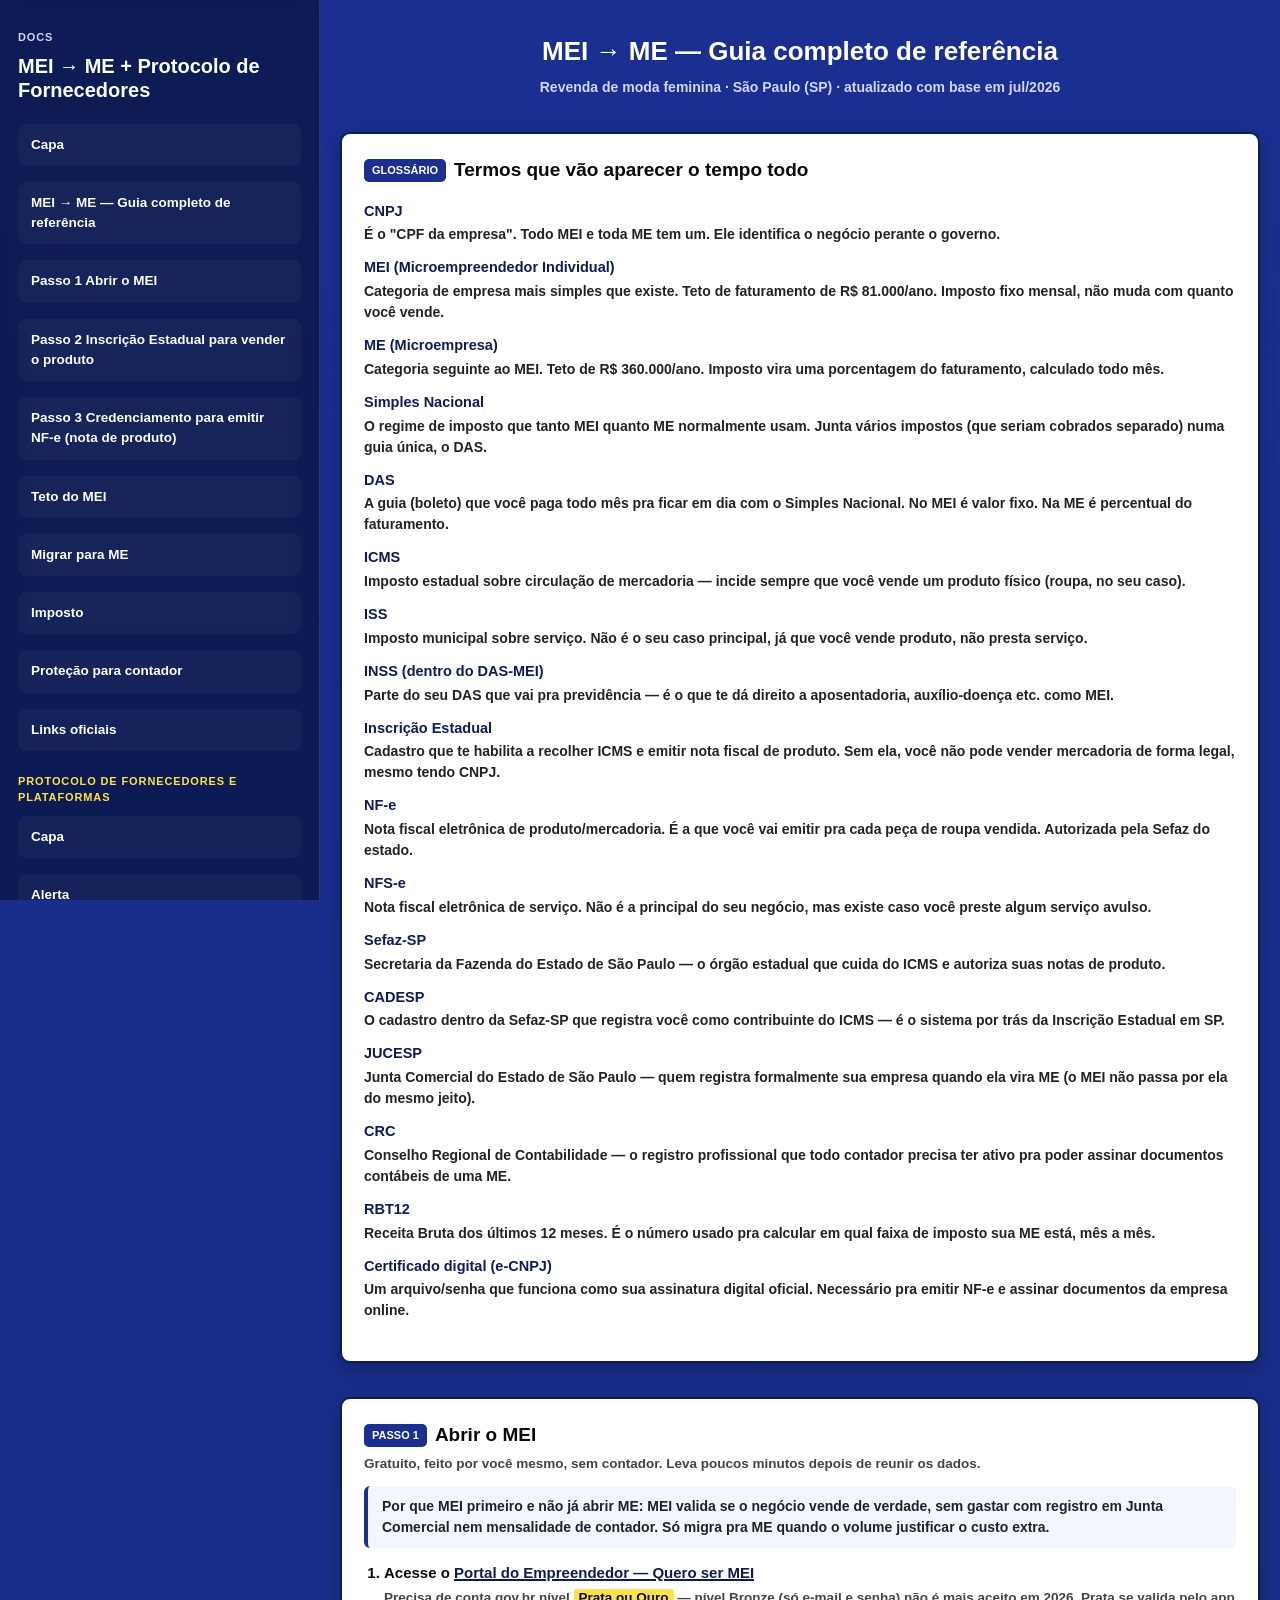
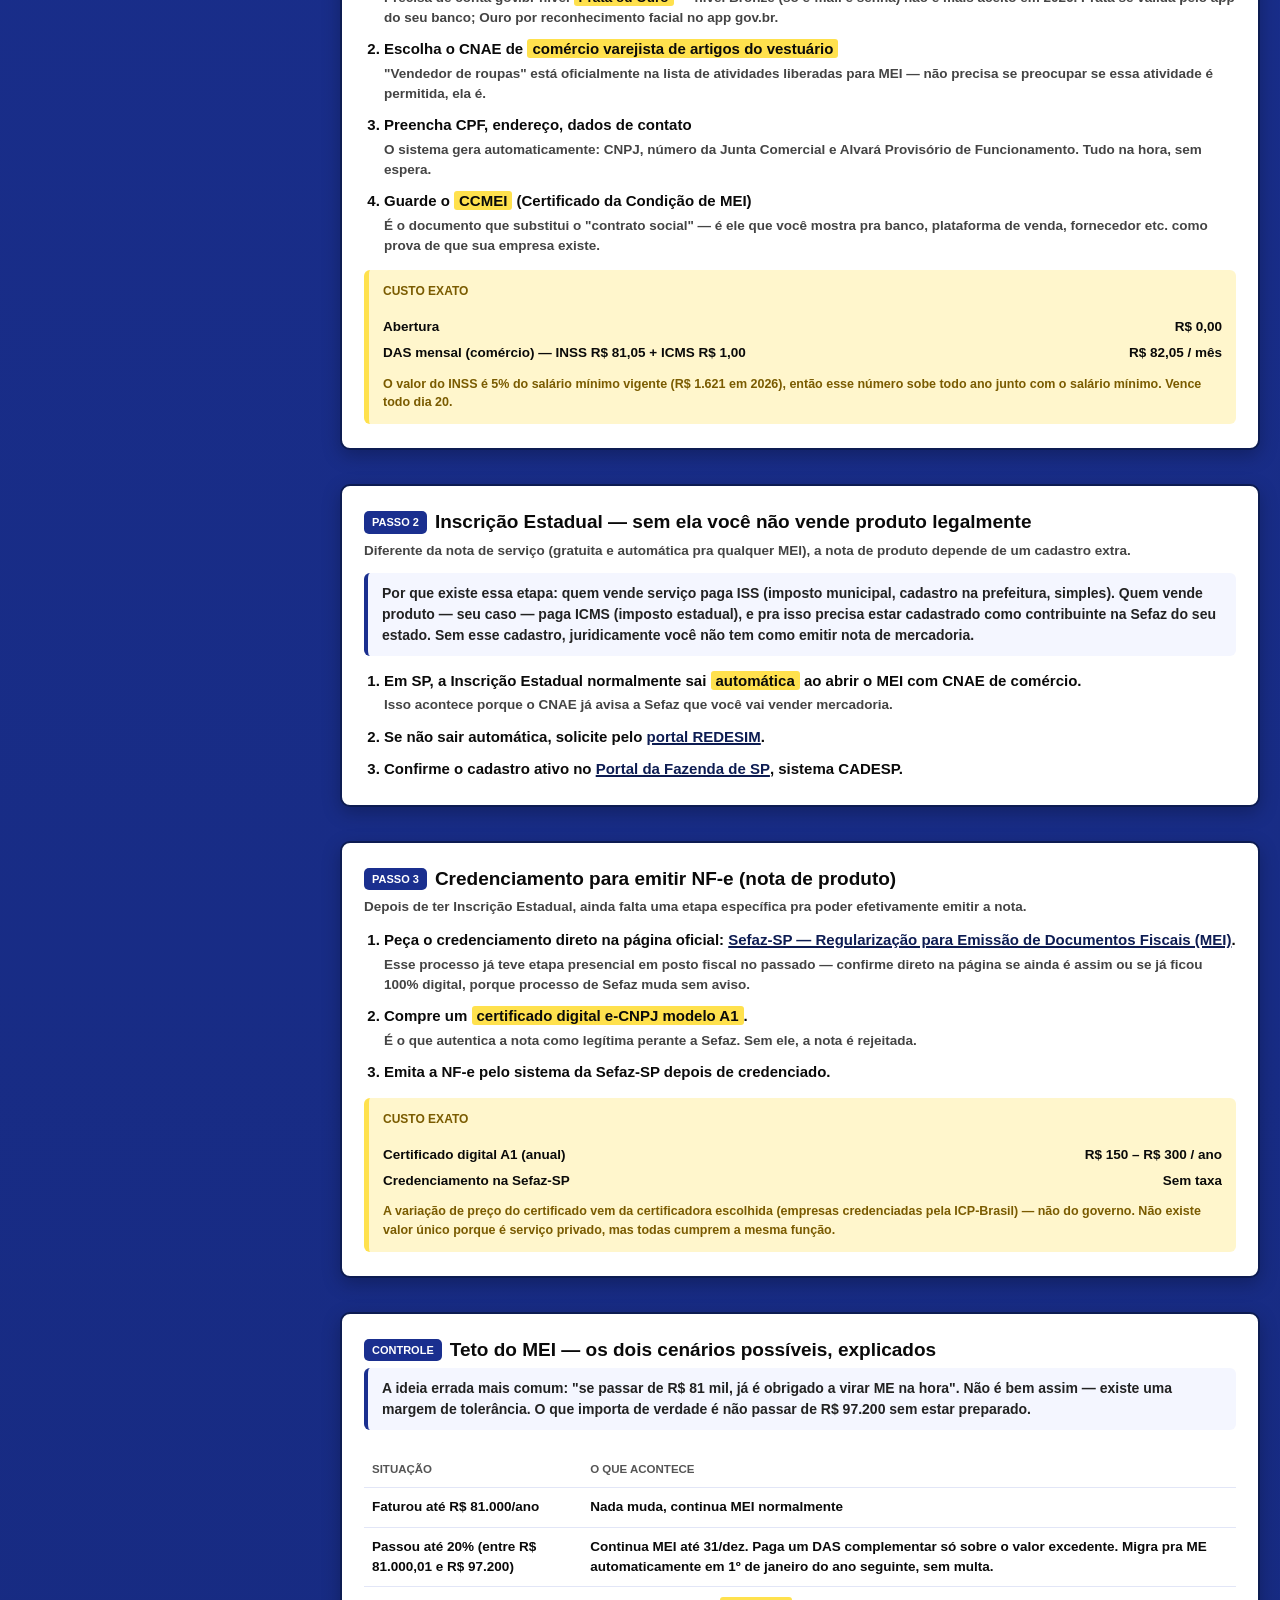
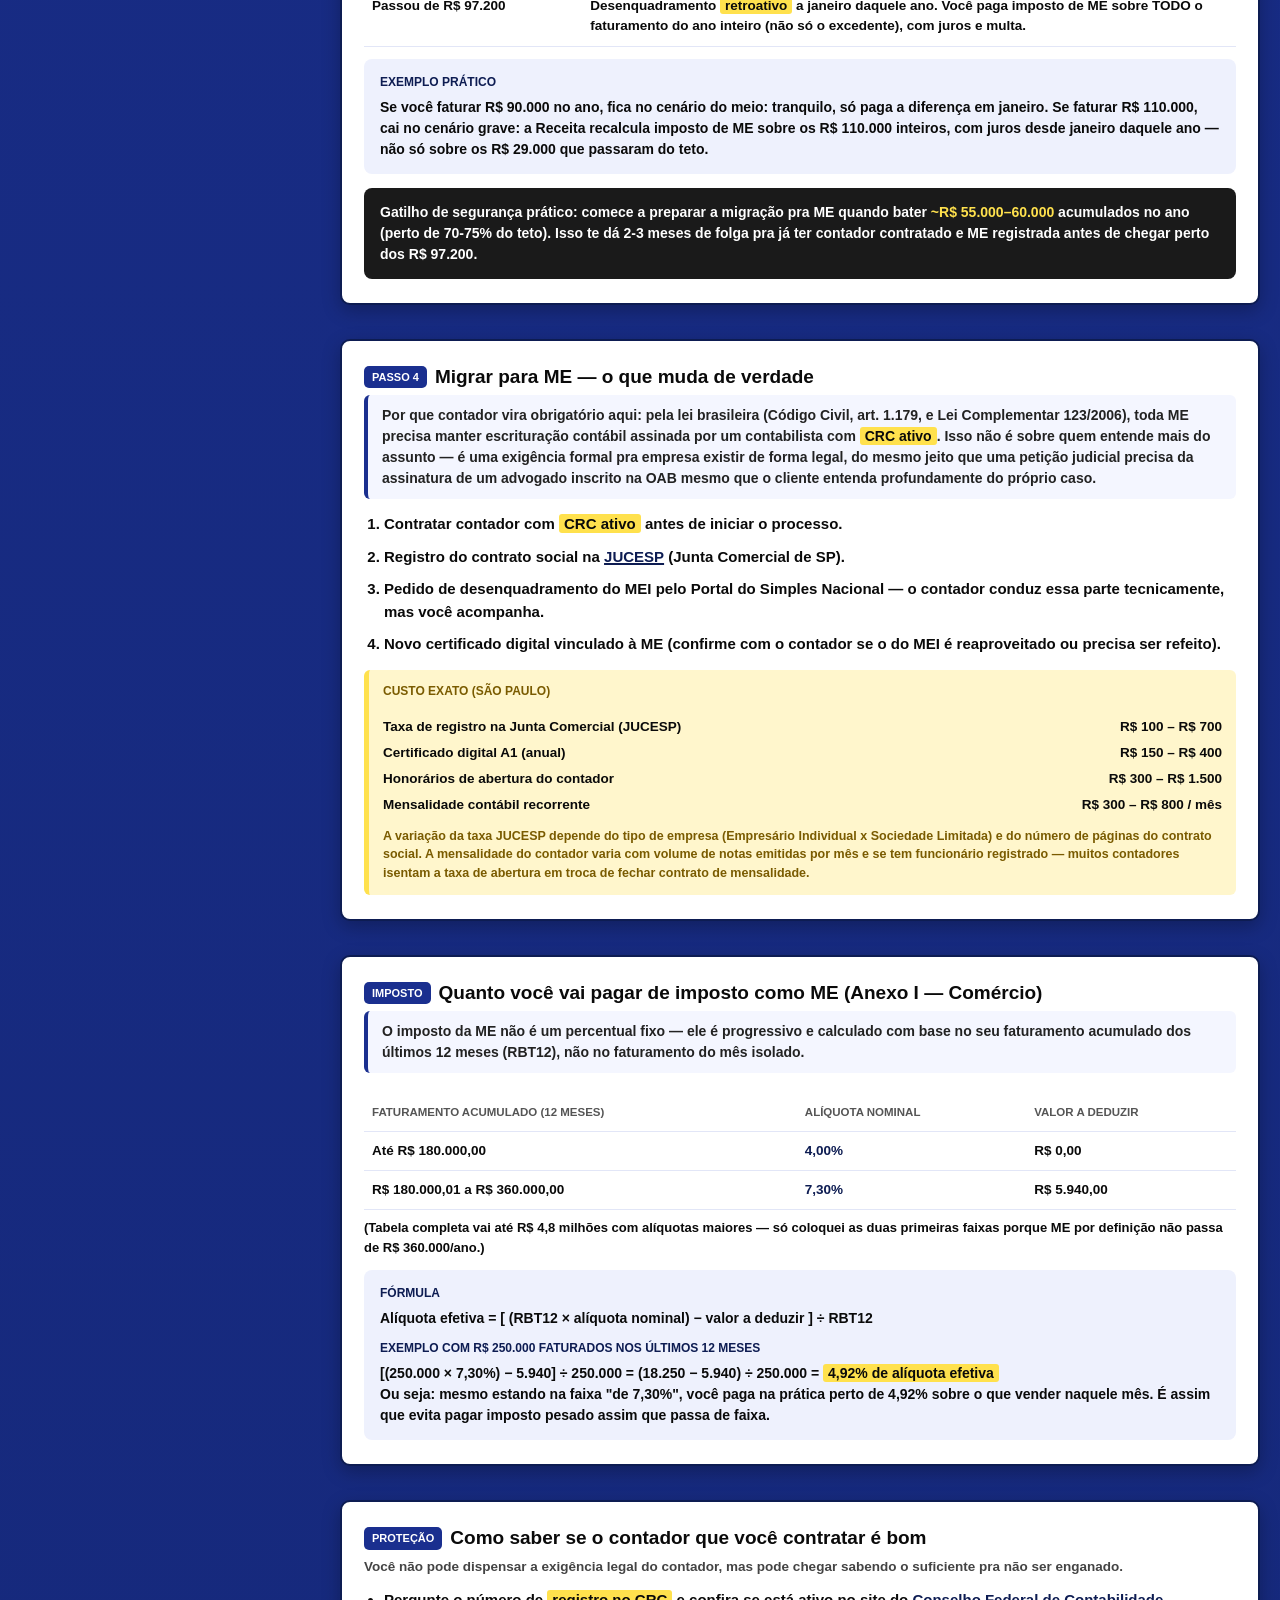
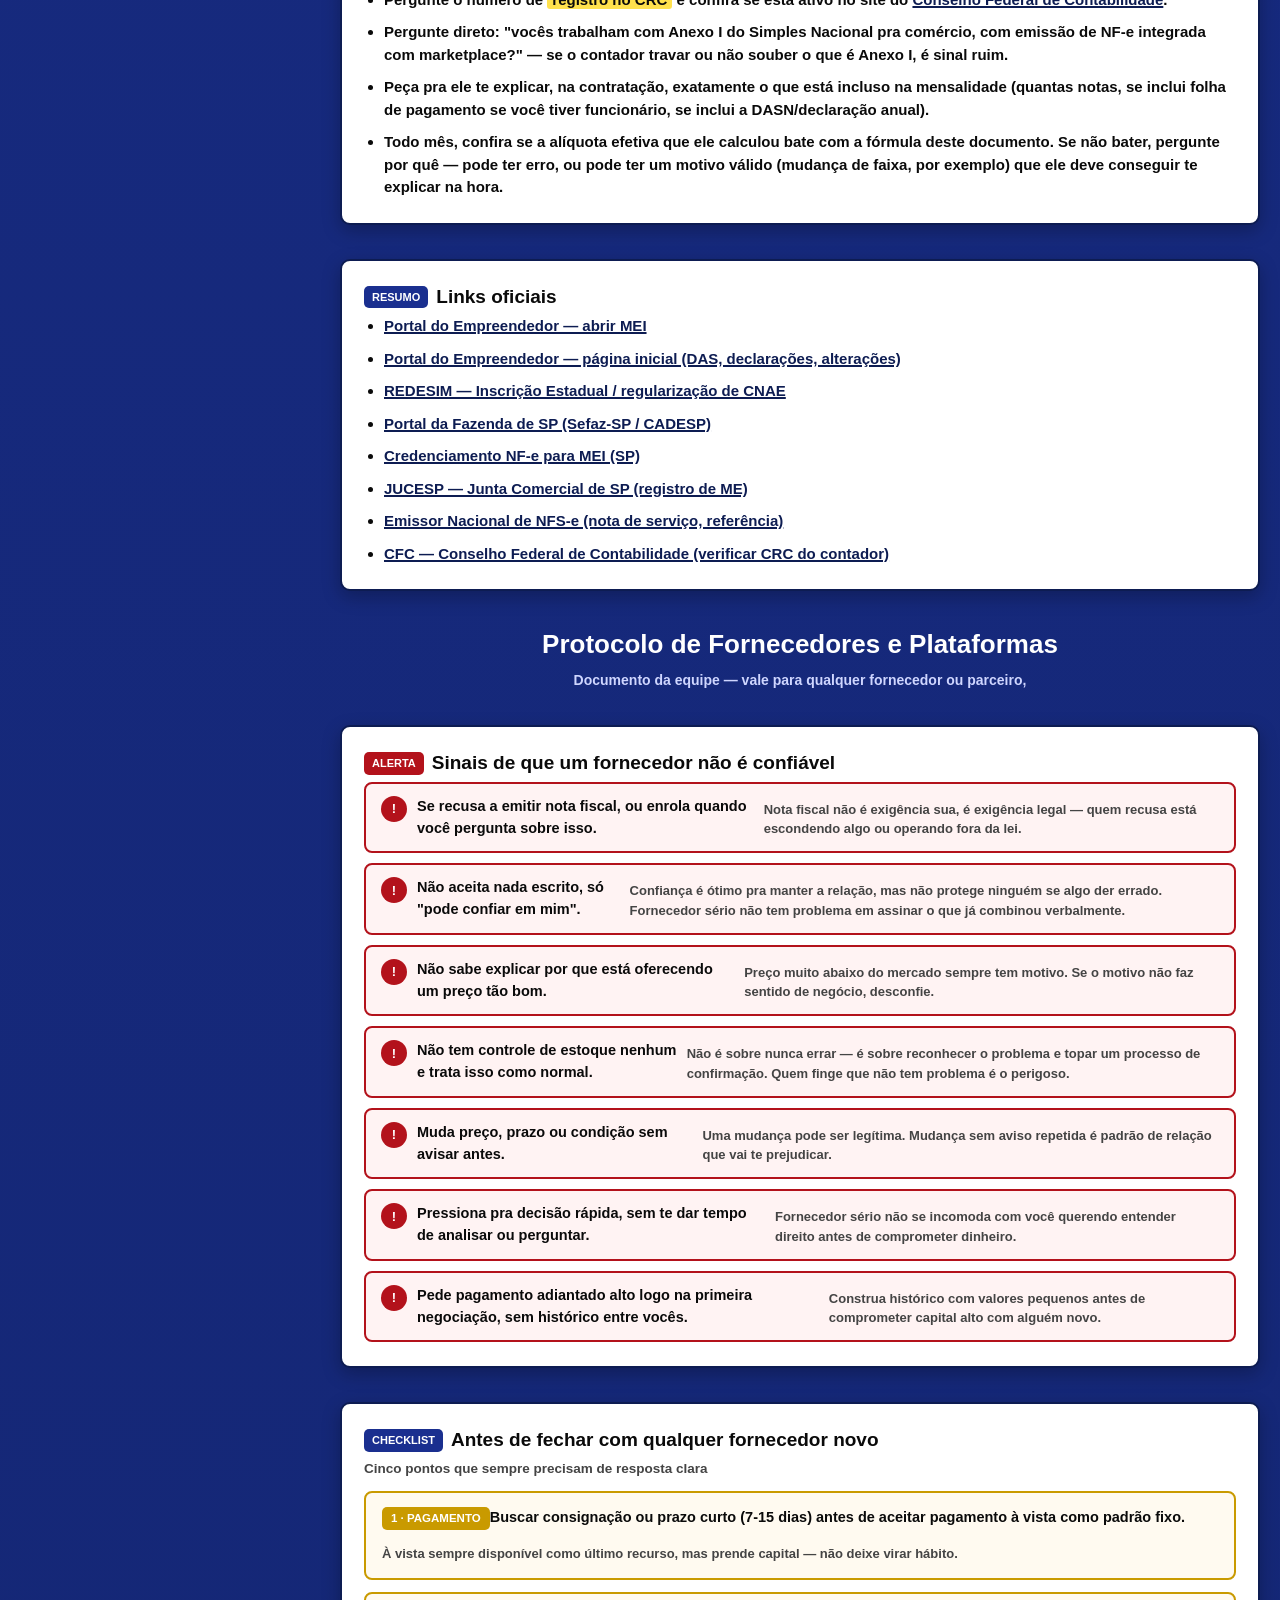
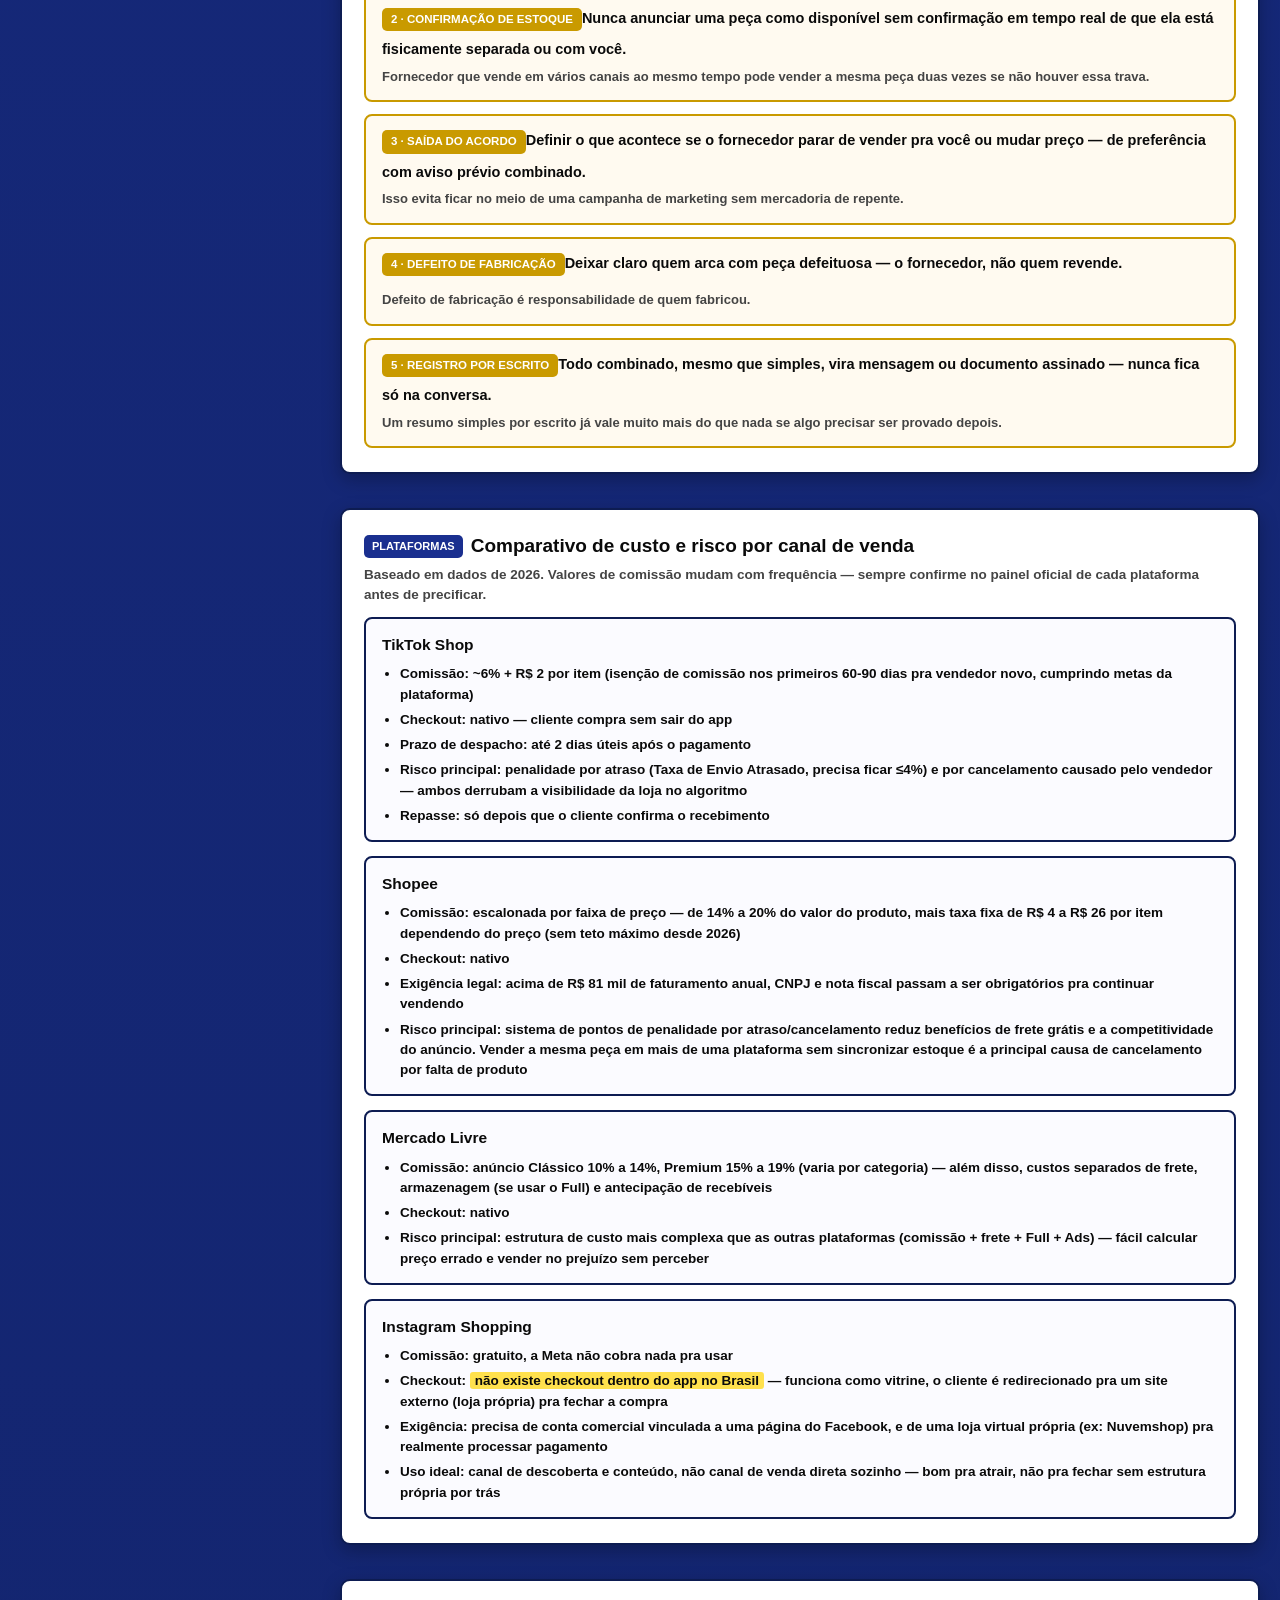
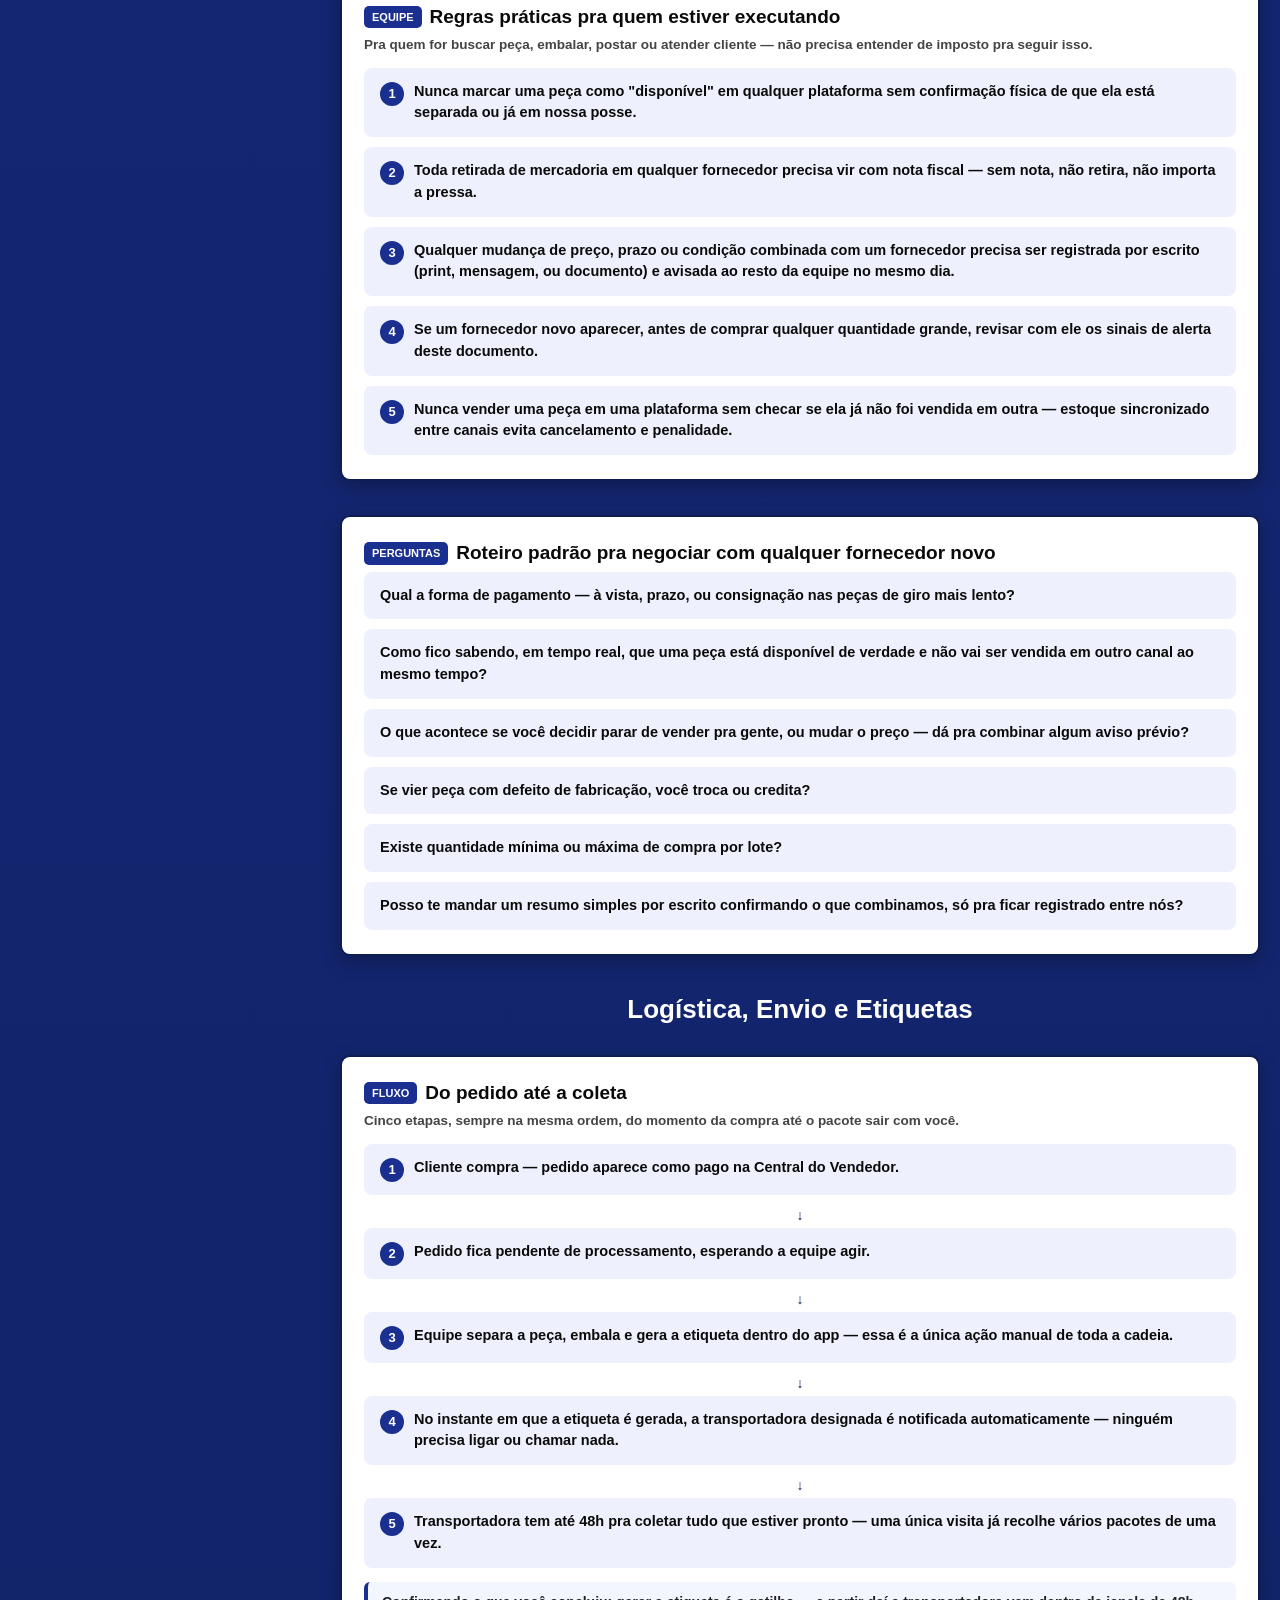
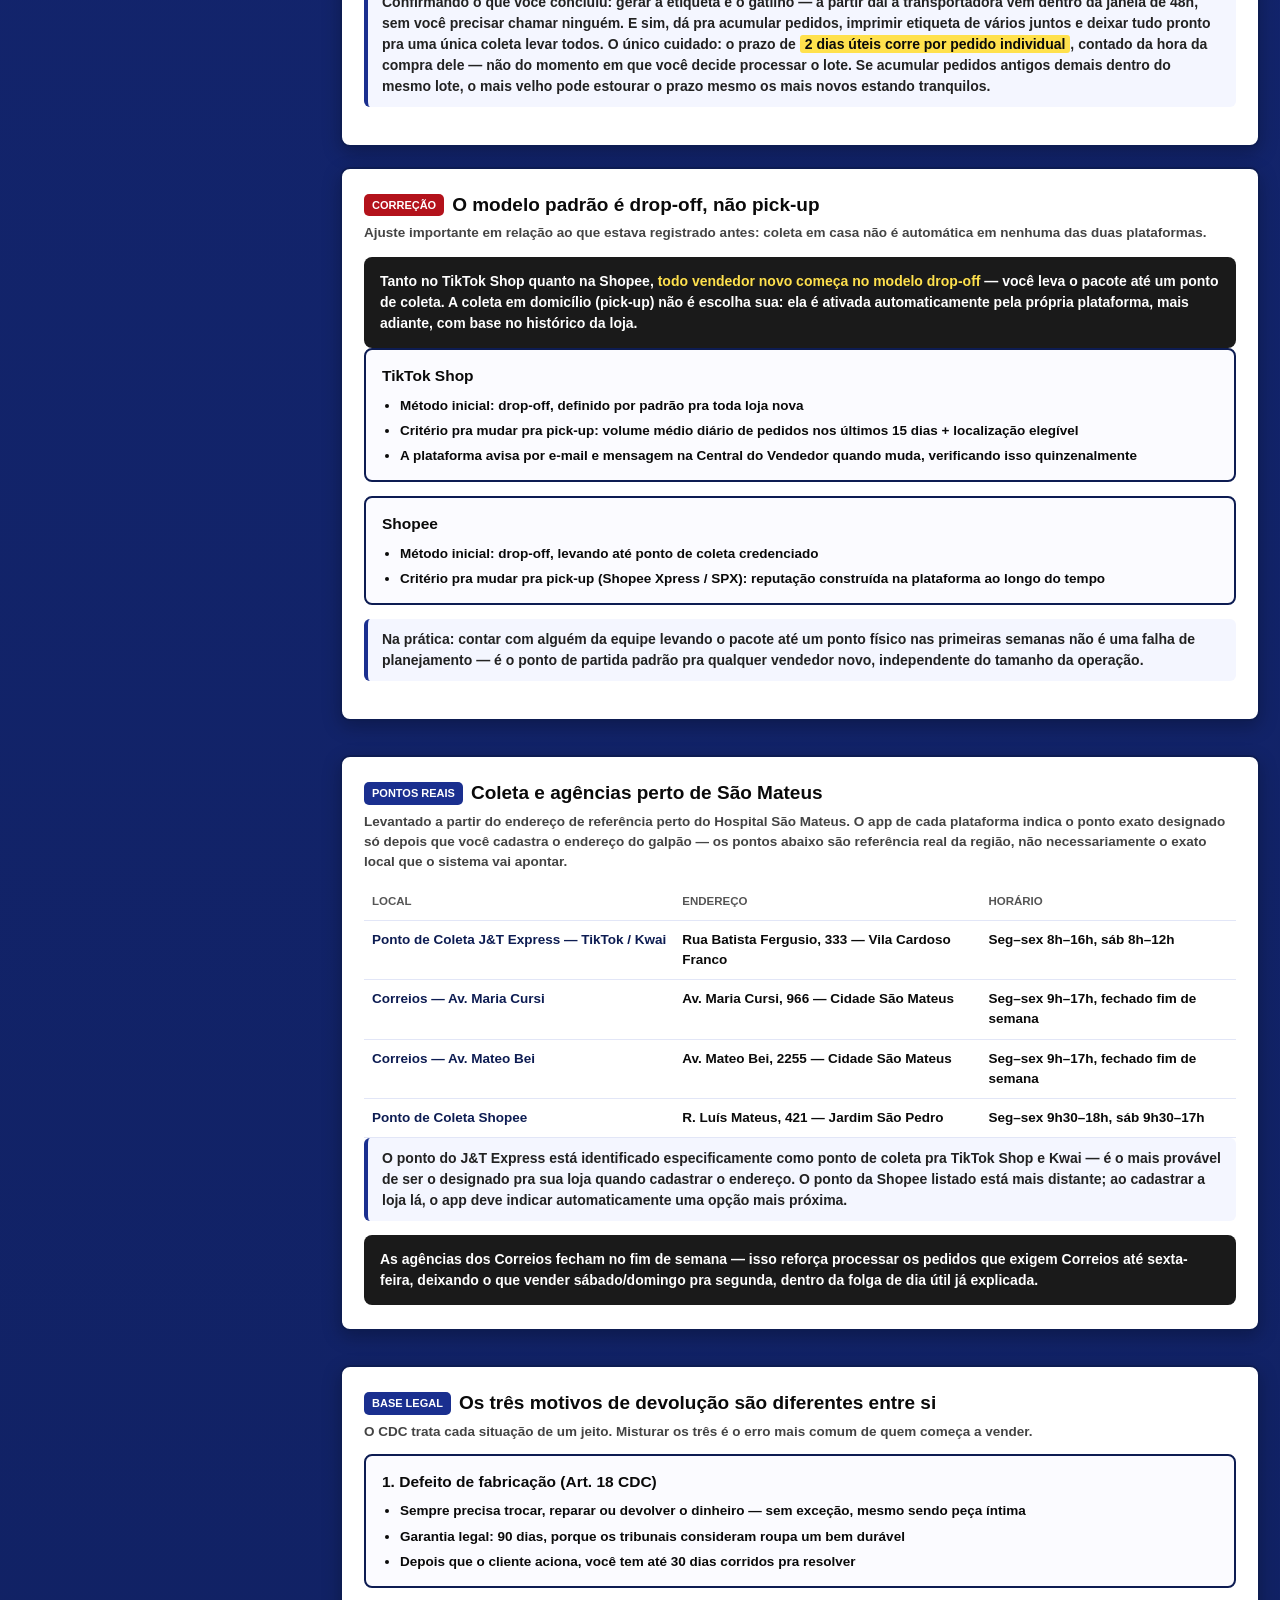
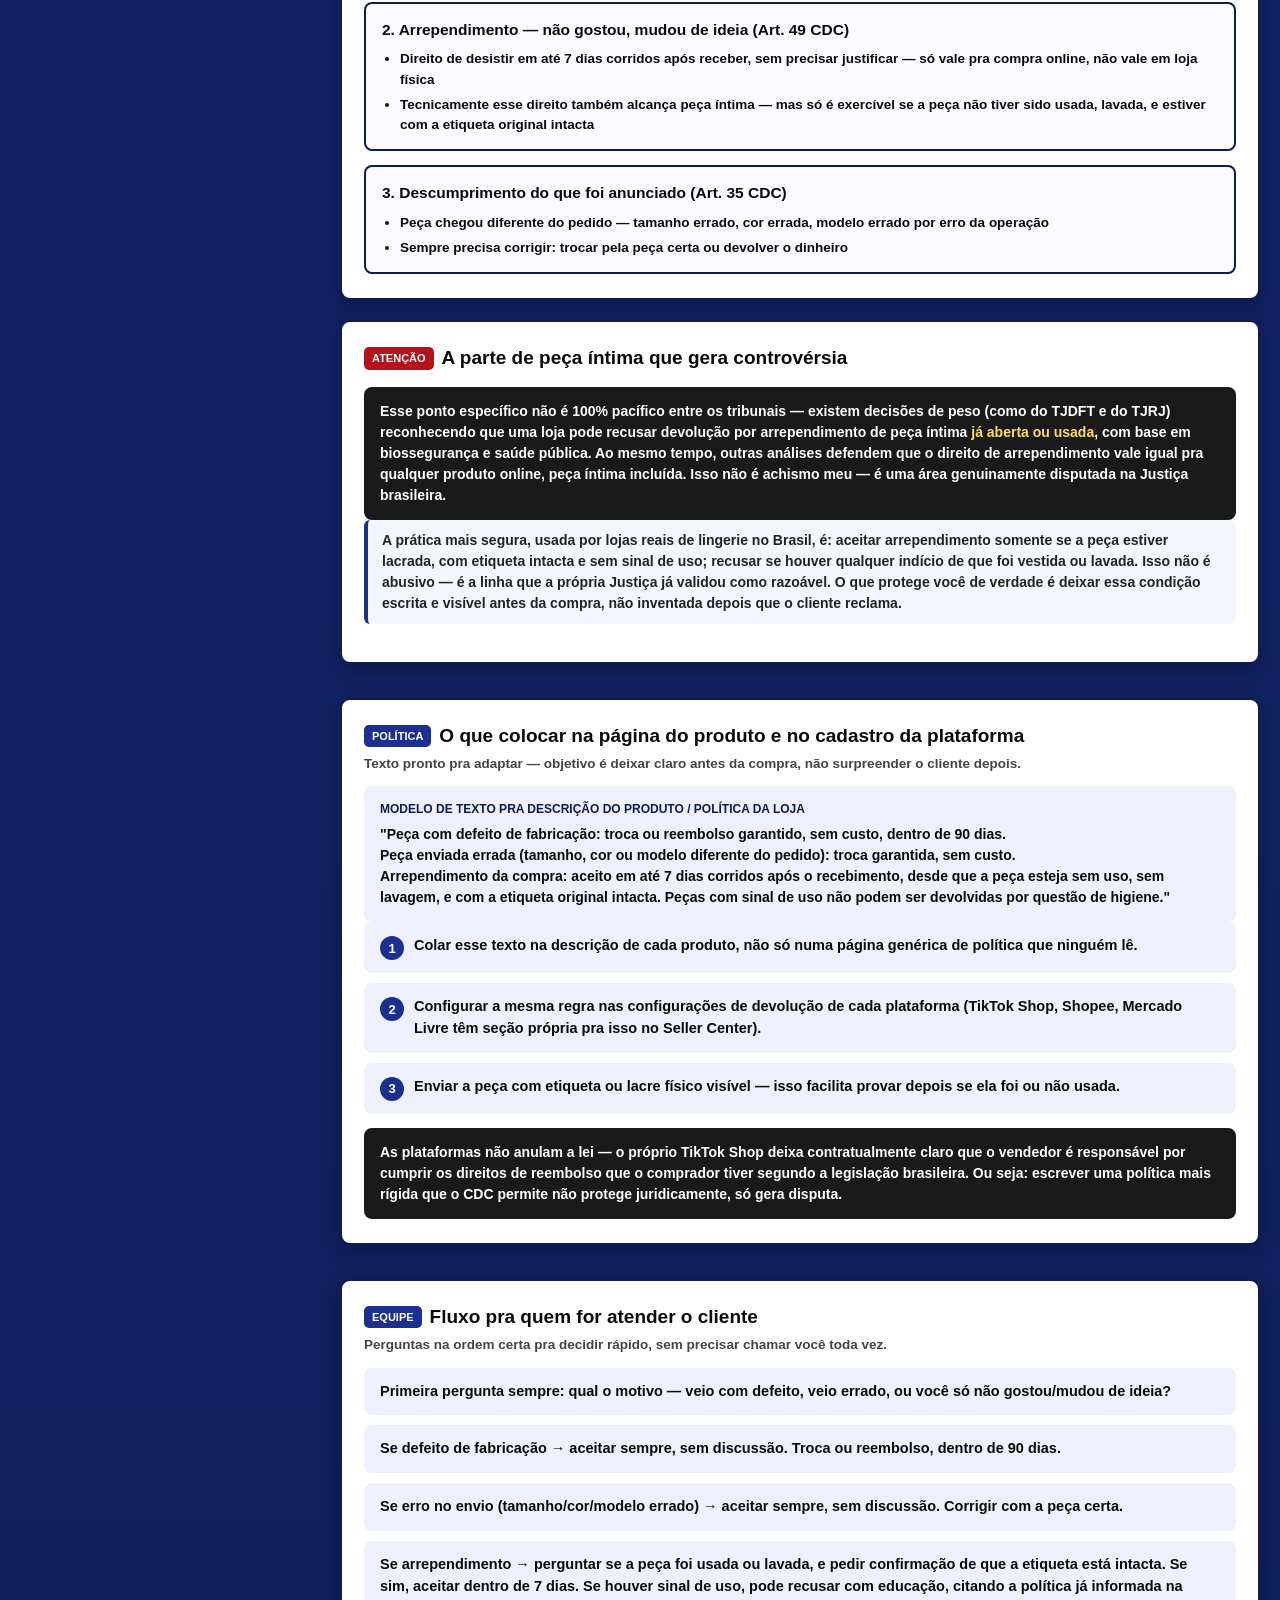
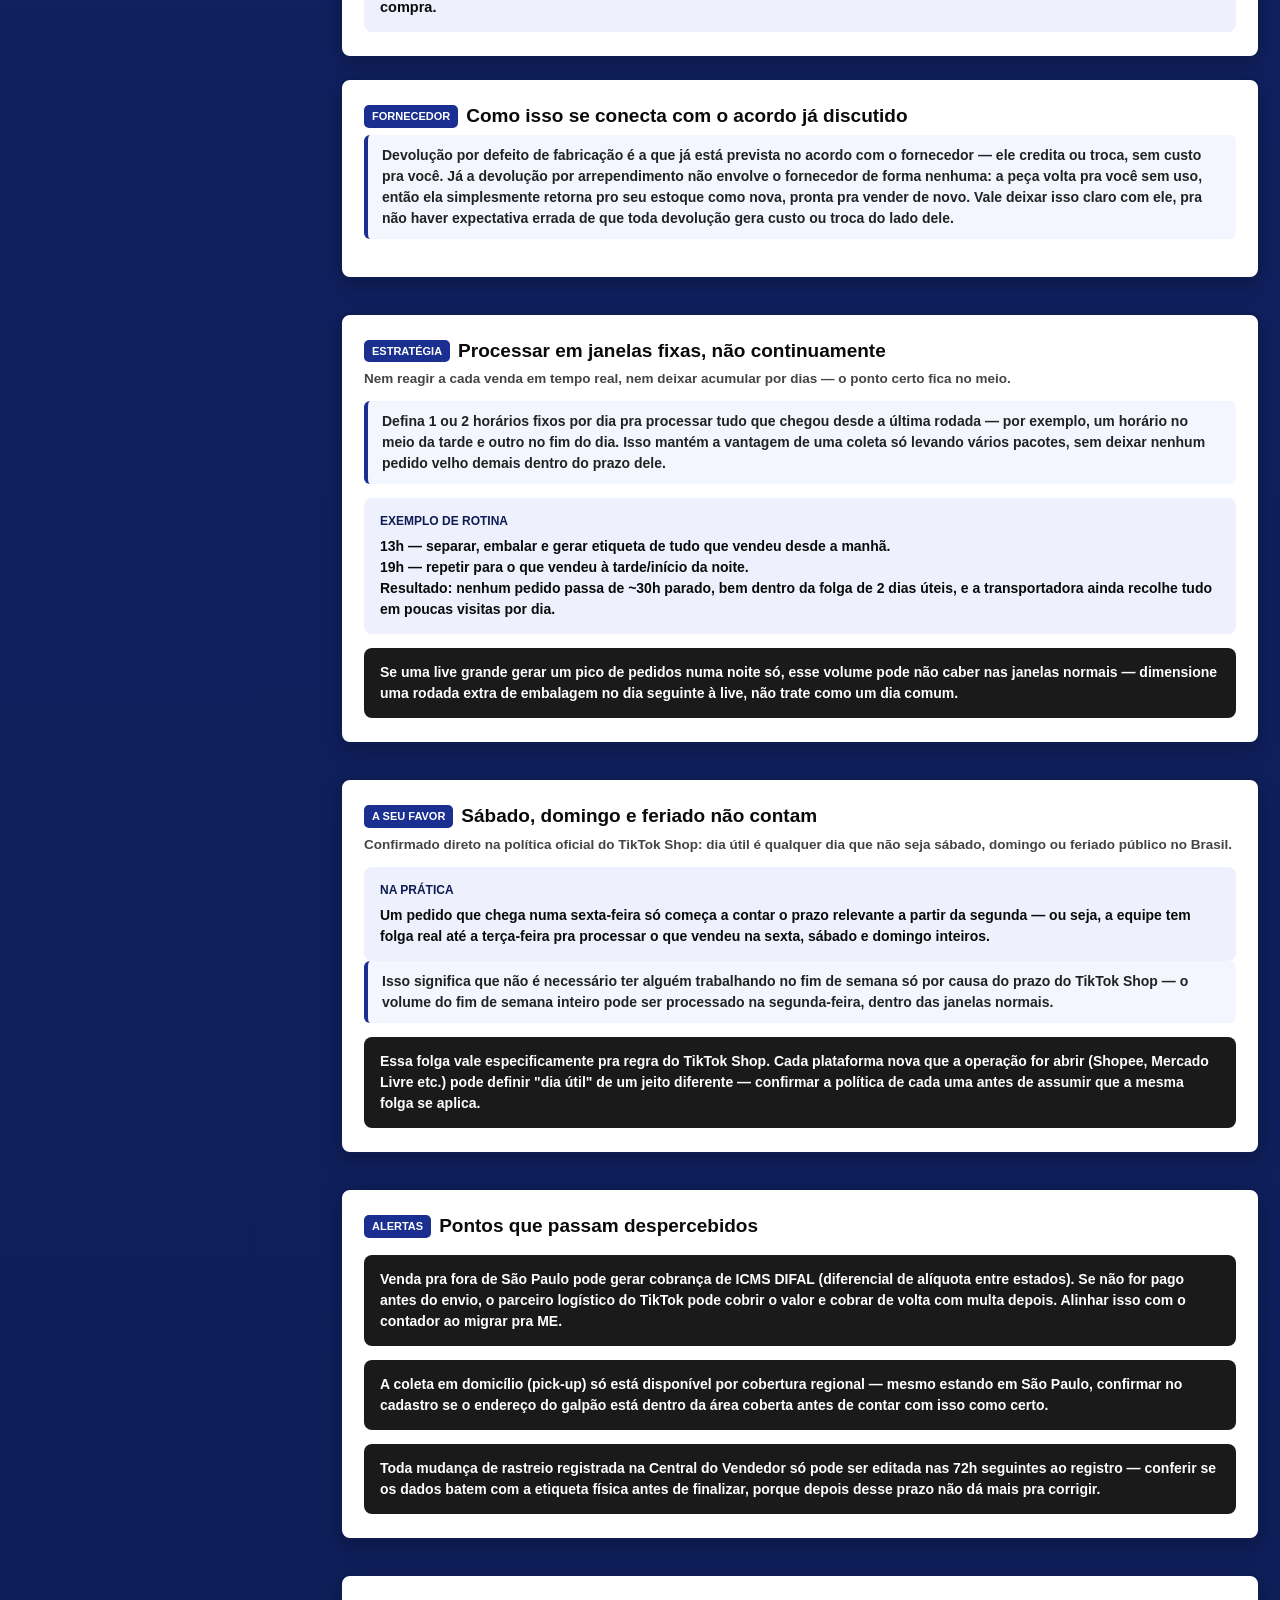
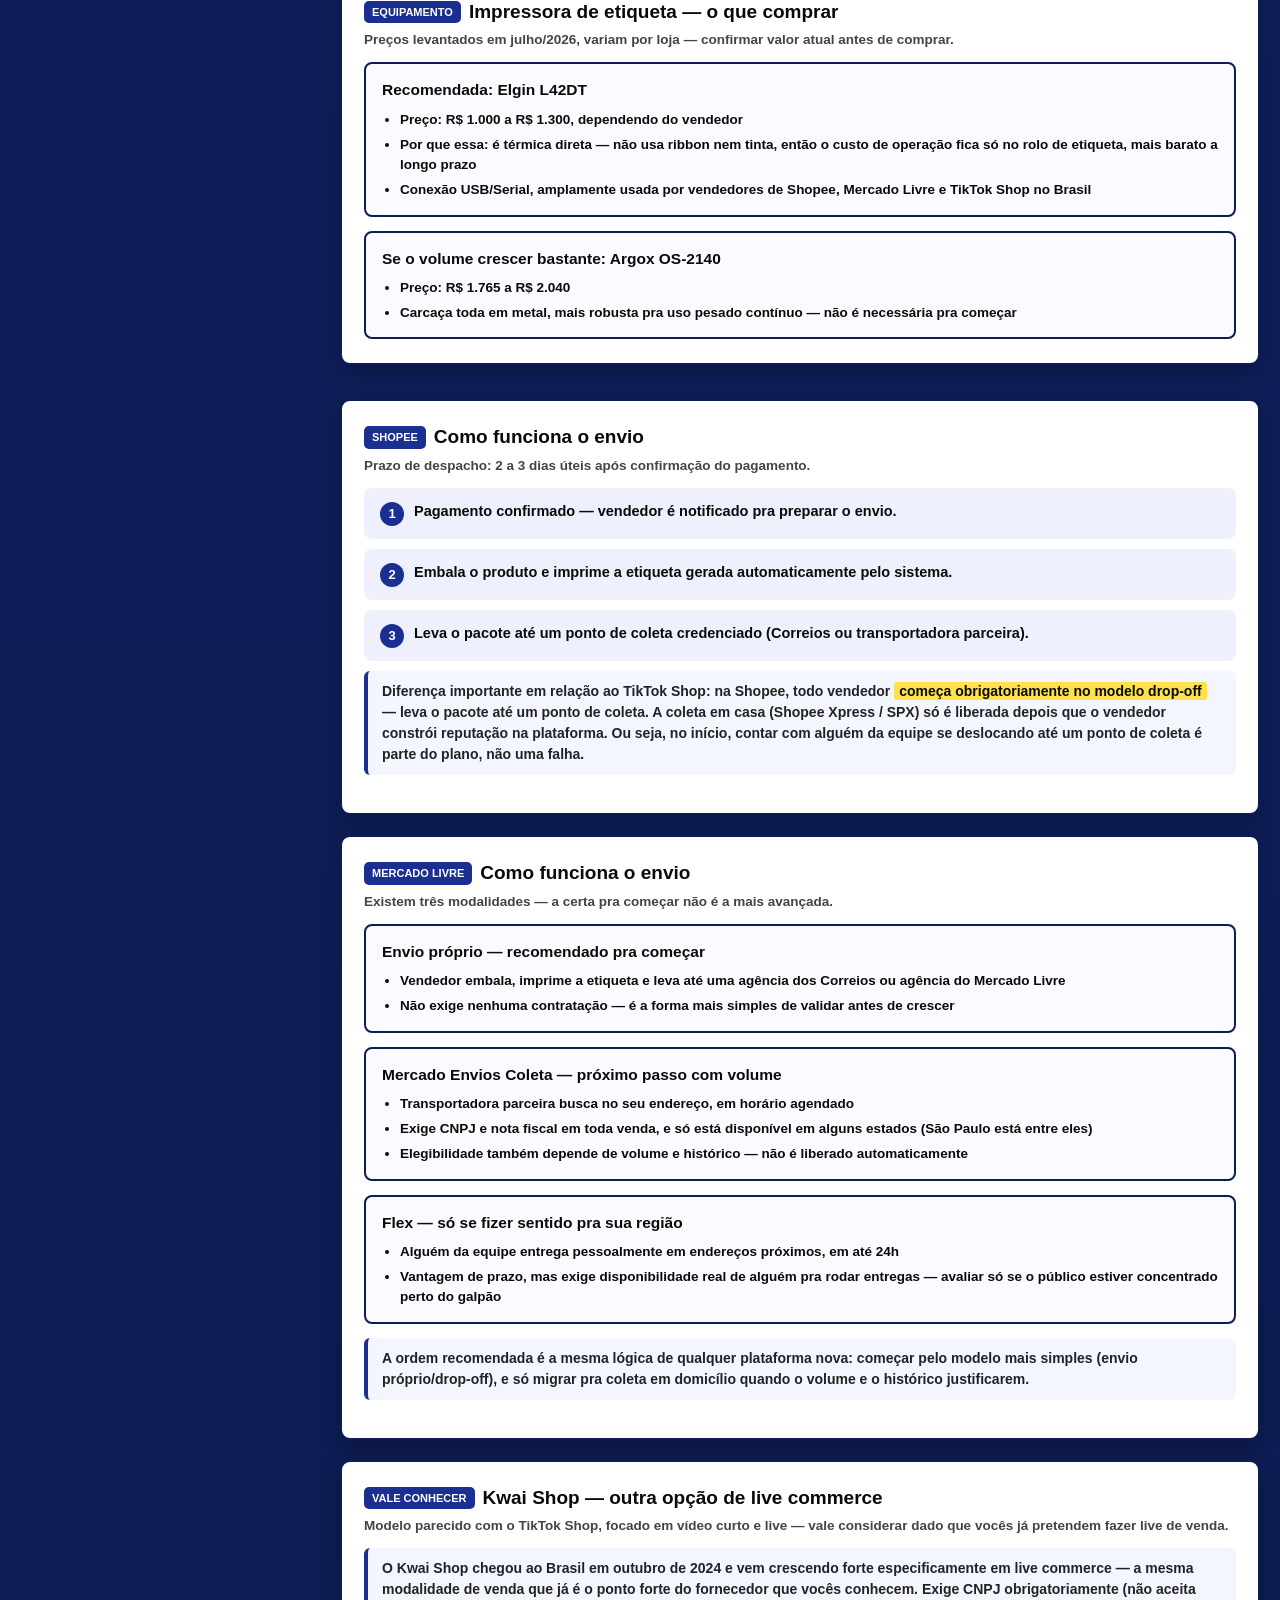
<file: docs.html>
<!DOCTYPE html>
<html lang="pt-BR">
<head>
<meta charset="UTF-8">
<meta name="viewport" content="width=device-width, initial-scale=1.0">
<title>Documentação — MEI → ME + Protocolo de Fornecedores</title>
<style>
  :root{
    --royal:#1a2f8f;
    --royal-deep:#0d1c52;
    --paper:#ffffff;
    --ink:#0a0a0a;
    --highlight:#ffe14d;
    --highlight-soft:#fff6cc;
    --line:#e2e6f7;
    --gray:#444;
    --gold:#c99a00;
    --neutral:#7a8199;
    --red:#b3121b;
    --sidebar-width:320px;
    --topbar-height:72px;
  }

  *{box-sizing:border-box;}
  html{scroll-behavior:smooth;}
  html, body{overflow-x:hidden;}
  body{
    margin:0;
    background:var(--royal);
    background-image:linear-gradient(180deg, var(--royal) 0%, var(--royal-deep) 100%);
    font-family:-apple-system, "Segoe UI", Arial, sans-serif;
    color:var(--ink);
    line-height:1.5;
  }

  img, table, iframe{max-width:100%;}
  a{
    color:var(--royal-deep);
    font-weight:900;
    text-decoration:underline;
    text-decoration-thickness:2px;
    overflow-wrap:anywhere;
    word-break:break-word;
  }
  a:hover{color:#000;}
  mark{background:var(--highlight);color:var(--ink);font-weight:900;padding:1px 5px;border-radius:3px;}
  table{width:100%;border-collapse:collapse;margin-top:8px;}
  th, td{text-align:left;padding:9px 8px;font-weight:700;font-size:13.5px;border-bottom:1px solid var(--line);vertical-align:top;}
  th{font-weight:900;font-size:11.5px;text-transform:uppercase;color:#555;}
  td.val{font-weight:900;color:var(--royal-deep);white-space:nowrap;}
  ol, ul{margin:0;padding-left:20px;}
  li{font-weight:700;font-size:15px;margin-bottom:10px;}
  li:last-child{margin-bottom:0;}

  header h1,
  .card h2,
  .platform h3,
  .brand h1{
    overflow-wrap:anywhere;
    word-break:break-word;
  }

  .card,
  .platform,
  .option,
  .flag,
  .rule,
  .qbox,
  .explain,
  .example,
  .warn,
  .cost,
  .alertbanner{
    overflow:hidden;
  }

  .table-scroll{
    width:100%;
    overflow-x:auto;
    -webkit-overflow-scrolling:touch;
  }

  .table-scroll table{
    min-width:620px;
  }

  .layout{
    min-height:100vh;
  }

  .sidebar{
    position:fixed;
    top:0;
    left:0;
    width:var(--sidebar-width);
    height:100vh;
    padding:24px 18px 24px;
    background:rgba(13,28,82,.96);
    border-right:1px solid rgba(255,255,255,.12);
    backdrop-filter:blur(10px);
    overflow-y:auto;
    overflow-x:hidden;
    z-index:100;
  }

  .brand{
    color:#fff;
    margin-bottom:20px;
  }
  .brand .eyebrow{
    display:inline-block;
    font-size:11px;
    font-weight:900;
    letter-spacing:.08em;
    text-transform:uppercase;
    color:#cfd6ff;
    margin-bottom:8px;
  }
  .brand h1{
    margin:0 0 8px;
    font-size:20px;
    line-height:1.2;
    font-weight:900;
  }
  .brand p{
    margin:0;
    color:#cfd6ff;
    font-size:13px;
    font-weight:600;
  }

  .nav-section{margin-top:22px;}
  .nav-title{
    color:#ffe14d;
    font-size:11px;
    text-transform:uppercase;
    letter-spacing:.08em;
    font-weight:900;
    margin:0 0 10px;
  }
  .nav-list{list-style:none;padding:0;margin:0;display:flex;flex-direction:column;gap:6px;}
  .nav-list a{
    display:block;
    color:#fff;
    text-decoration:none;
    font-size:13.5px;
    font-weight:800;
    padding:10px 12px;
    border-radius:8px;
    border:1px solid transparent;
    background:rgba(255,255,255,.04);
  }
  .nav-list a:hover,
  .nav-list a:focus-visible{
    background:rgba(255,255,255,.11);
    border-color:rgba(255,255,255,.14);
    color:#fff;
    outline:none;
  }

  .mobile-topbar{
    display:none;
    position:fixed;
    top:0;
    left:0;
    right:0;
    z-index:1200;
    height:var(--topbar-height);
    padding:14px 16px;
    align-items:center;
    justify-content:space-between;
    gap:12px;
    background:rgba(13,28,82,.98);
    backdrop-filter:blur(10px);
    border-bottom:1px solid rgba(255,255,255,.12);
  }
  .mobile-topbar .title{
    color:#fff;
    font-size:15px;
    font-weight:900;
    line-height:1.2;
  }
  .menu-toggle{
    min-width:44px;
    min-height:44px;
    border:none;
    border-radius:10px;
    background:#fff;
    color:var(--royal-deep);
    font-weight:900;
    cursor:pointer;
    position:relative;
    z-index:1300;
  }

  .content{
    margin-left:var(--sidebar-width);
    min-height:100vh;
    padding:32px 20px 90px;
  }
  .wrap{max-width:980px;margin:0 auto;}

  header{text-align:center;color:#fff;margin-bottom:26px;}
  header h1{font-size:26px;font-weight:900;margin:0 0 6px;}
  header p{margin:0;font-weight:600;color:#cfd6ff;font-size:14px;}

  .doc-section{margin-bottom:34px;scroll-margin-top:24px;}
  .doc-label{
    display:inline-block;
    margin-bottom:14px;
    background:rgba(255,255,255,.12);
    color:#fff;
    border:1px solid rgba(255,255,255,.18);
    border-radius:999px;
    padding:7px 12px;
    font-size:12px;
    font-weight:900;
    text-transform:uppercase;
    letter-spacing:.05em;
  }

  .card{
    background:var(--paper);
    border-radius:10px;
    padding:22px 22px 24px;
    margin-bottom:20px;
    box-shadow:0 6px 18px rgba(0,0,0,0.25);
    border:2px solid var(--royal-deep);
  }
  .card h2{
    font-size:19px;
    font-weight:900;
    margin:0 0 4px;
    display:flex;
    align-items:center;
    gap:8px;
  }
  .tag{display:inline-block;background:var(--royal);color:#fff;font-size:11px;font-weight:800;padding:3px 8px;border-radius:5px;}
  .tag.red{background:var(--red);}
  .card .sub{font-weight:700;font-size:13.5px;color:var(--gray);margin:0 0 12px;}
  .explain{
    background:#f4f6ff;border-left:4px solid var(--royal);border-radius:6px;
    padding:10px 14px;margin-bottom:14px;font-weight:600;font-size:14px;color:#222;
  }
  .explain b{font-weight:900;}
  li p.detail{font-weight:600;font-size:13.5px;color:var(--gray);margin:3px 0 0;}
  .cost{
    background:var(--highlight-soft);border-left:5px solid var(--highlight);border-radius:6px;
    padding:12px 14px;margin-top:14px;font-weight:800;font-size:14px;
  }
  .cost span.lbl{display:block;font-weight:900;font-size:12px;text-transform:uppercase;color:#7a5b00;margin-bottom:6px;}
  .cost table{width:100%;}
  .cost td{padding:3px 0;font-weight:700;font-size:13.5px;border:none;}
  .cost td.v{text-align:right;font-weight:900;}
  .example{
    background:#eef1fd;border-radius:8px;padding:14px 16px;margin-top:12px;
    font-weight:700;font-size:14px;
  }
  .example .title{font-weight:900;font-size:12px;text-transform:uppercase;color:var(--royal-deep);margin-bottom:6px;}
  .warn{background:#1a1a1a;color:#fff;border-radius:8px;padding:14px 16px;font-weight:800;font-size:14px;margin-top:14px;}
  .warn b{color:var(--highlight);}
  .glossary dt{font-weight:900;font-size:14.5px;margin-top:12px;color:var(--royal-deep);}
  .glossary dt:first-child{margin-top:0;}
  .glossary dd{font-weight:600;font-size:14px;margin:2px 0 0;color:#222;}
  .alertbanner{
    background:var(--red);color:#fff;border-radius:10px;padding:18px 20px;margin-bottom:22px;
    font-weight:800;font-size:15px;border:3px solid #7a0d13;
  }
  .alertbanner .h{font-size:13px;text-transform:uppercase;letter-spacing:.5px;font-weight:900;color:var(--highlight);margin-bottom:6px;}
  .flag{
    background:#fff3f3;border:2px solid var(--red);border-radius:8px;padding:12px 15px;margin-bottom:10px;
    font-weight:800;font-size:14.5px;display:flex;gap:10px;align-items:flex-start;
  }
  .flag:last-child{margin-bottom:0;}
  .flagicon{
    background:var(--red);color:#fff;font-weight:900;font-size:13px;min-width:26px;height:26px;
    border-radius:50%;display:flex;align-items:center;justify-content:center;flex-shrink:0;
  }
  .flag p.why{font-weight:600;font-size:13px;color:var(--gray);margin:4px 0 0;}
  .option{border-radius:8px;padding:14px 16px;margin-bottom:12px;font-weight:700;font-size:14.5px;}
  .option:last-child{margin-bottom:0;}
  .option .lbl{display:inline-block;font-weight:900;font-size:11.5px;text-transform:uppercase;padding:3px 9px;border-radius:5px;margin-bottom:8px;}
  .ideal{background:#fffaf0;border:2px solid var(--gold);}
  .ideal .lbl{background:var(--gold);color:#fff;}
  .secundaria{background:#f5f6fa;border:2px solid var(--neutral);}
  .secundaria .lbl{background:var(--neutral);color:#fff;}
  .option p.why{font-weight:600;font-size:13px;color:var(--gray);margin:6px 0 0;}
  .platform{
    border-radius:8px;padding:14px 16px;margin-bottom:14px;border:2px solid var(--royal-deep);background:#fbfbff;
  }
  .platform:last-child{margin-bottom:0;}
  .platform h3{margin:0 0 8px;font-size:15.5px;font-weight:900;}
  .platform ul{margin:0;padding-left:18px;}
  .platform li{font-weight:600;font-size:13.5px;margin-bottom:5px;}
  .platform li b{font-weight:900;}
  .platform li:last-child{margin-bottom:0;}
  .rule{
    background:#eef1fd;border-radius:8px;padding:13px 16px;margin-bottom:10px;
    font-weight:700;font-size:14.5px;display:flex;gap:10px;align-items:flex-start;
  }
  .rule:last-child{margin-bottom:0;}
  .rnum{
    background:var(--royal);
    color:#fff;
    font-weight:900;
    font-size:13px;
    min-width:24px;
    height:24px;
    border-radius:50%;
    display:flex;
    align-items:center;
    justify-content:center;
    flex-shrink:0;
    margin-top:1px;
  }
  .qbox{background:#eef1fd;border-radius:8px;padding:13px 16px;margin-bottom:10px;font-weight:700;font-size:14.5px;}
  .qbox:last-child{margin-bottom:0;}
  .footer-note{text-align:center;color:#cfd6ff;font-weight:700;font-size:12px;margin-top:24px;}

  .content-anchor{
    display:block;
    margin-top:-6px;
    padding-top:6px;
  }

  @media (max-width: 980px){
    :root{
      --topbar-height:64px;
    }

    .sidebar{
      top:0;
      left:0;
      width:min(88vw, 340px);
      height:100dvh;
      padding:calc(var(--topbar-height) + 14px) 14px 24px;
      z-index:1100;
      transform:translateX(-110%);
      transition:transform .25s ease;
      box-shadow:0 18px 40px rgba(0,0,0,.35);
      border-right:1px solid rgba(255,255,255,.12);
    }

    body.menu-open .sidebar{
      transform:translateX(0);
    }

    .mobile-topbar{
      display:flex;
    }

    .content{
      margin-left:0;
      width:100%;
      min-height:auto;
      padding:calc(var(--topbar-height) + 16px) 12px 64px;
    }

    .wrap{
      max-width:100%;
    }

    header{
      margin:8px 0 20px;
      padding:0 2px;
    }

    header h1{
      font-size:24px;
      line-height:1.15;
    }

    header p{
      font-size:13px;
      line-height:1.45;
    }

    .doc-section{
      margin-bottom:24px;
      scroll-margin-top:calc(var(--topbar-height) + 14px);
    }

    .doc-label{
      font-size:11px;
      padding:6px 10px;
      margin-bottom:10px;
    }

    .card{
      padding:16px 14px 18px;
      margin-bottom:16px;
      border-radius:10px;
    }

    .card h2{
      font-size:17px;
      line-height:1.2;
      align-items:flex-start;
      flex-wrap:wrap;
      gap:6px;
    }

    .tag{
      flex-shrink:0;
    }

    .card .sub,
    .explain,
    .example,
    .warn,
    .option,
    .flag,
    .qbox,
    .rule,
    .glossary dd{
      font-size:13.5px;
      line-height:1.5;
    }

    li{
      font-size:14px;
      line-height:1.45;
    }

    li p.detail,
    .flag p.why,
    .option p.why{
      font-size:12.8px;
      line-height:1.45;
    }

    th, td{
      font-size:12.5px;
      padding:8px 6px;
    }

    .cost{
      padding:12px 12px;
    }

    .cost td{
      font-size:12.5px;
    }

    .platform{
      padding:13px 13px 14px;
    }

    .platform h3{
      font-size:15px;
      line-height:1.25;
    }

    .rule,
    .flag{
      gap:8px;
    }

    .footer-note{
      font-size:11.5px;
      line-height:1.45;
      padding:0 4px;
    }
  }

  @media (max-width: 640px){
    :root{
      --topbar-height:60px;
    }

    body{
      line-height:1.42;
    }

    .mobile-topbar{
      height:var(--topbar-height);
      padding:8px 10px 8px 12px;
    }

    .mobile-topbar .title{
      font-size:14px;
      line-height:1.2;
      max-width:70%;
    }

    .menu-toggle{
      min-width:44px;
      min-height:44px;
      padding:0 12px;
      border-radius:10px;
      font-size:13px;
    }

    .sidebar{
      width:min(92vw, 320px);
      padding:calc(var(--topbar-height) + 12px) 12px 22px;
    }

    .brand{
      margin-bottom:16px;
    }

    .brand h1{
      font-size:17px;
      line-height:1.2;
    }

    .brand p{
      font-size:12.5px;
      line-height:1.4;
    }

    .nav-title{
      font-size:10px;
      margin-bottom:8px;
    }

    .nav-list{
      gap:5px;
    }

    .nav-list a{
      font-size:12.5px;
      line-height:1.35;
      padding:10px 10px;
      border-radius:8px;
    }

    .content{
      padding:calc(var(--topbar-height) + 14px) 10px 56px;
    }

    header h1{
      font-size:21px;
    }

    header p{
      font-size:12.5px;
    }

    .doc-section{
      margin-bottom:20px;
      scroll-margin-top:calc(var(--topbar-height) + 12px);
    }

    .card{
      padding:14px 12px 16px;
      border-radius:9px;
    }

    .card h2{
      font-size:16px;
    }

    .tag{
      font-size:10px;
      padding:3px 7px;
    }

    .card .sub{
      font-size:12.8px;
    }

    .glossary dt{
      font-size:13.5px;
    }

    .glossary dd,
    .explain,
    .example,
    .warn,
    .option,
    .flag,
    .qbox,
    .rule,
    .alertbanner{
      font-size:13px;
      line-height:1.45;
    }

    li{
      font-size:13.5px;
    }

    li p.detail,
    .flag p.why,
    .option p.why{
      font-size:12.4px;
    }

    .flagicon,
    .rnum{
      min-width:22px;
      width:22px;
      height:22px;
      font-size:11px;
    }

    .platform{
      padding:12px;
    }

    .platform h3{
      font-size:14px;
    }

    .platform ul{
      padding-left:16px;
    }

    .cost span.lbl,
    .example .title,
    th{
      font-size:10.5px;
    }

    th, td{
      font-size:12px;
      padding:7px 5px;
    }

    .table-scroll{
      margin-top:6px;
      border-radius:8px;
    }

    .table-scroll table{
      min-width:560px;
    }

    .footer-note{
      font-size:11px;
      margin-top:18px;
    }
  }
</style>
</head>
<body>
<div class="mobile-topbar">
  <div class="title">Documentação</div>
  <button class="menu-toggle" type="button" aria-expanded="false" aria-controls="sidebarNav">Menu</button>
</div>

<div class="layout">
  <aside class="sidebar" id="sidebarNav">
    <div class="brand">
      <div class="eyebrow">Docs</div>
      <h1>MEI → ME + Protocolo de Fornecedores</h1>
      
    </div>

    <div class="nav-section">
      
      <nav>
        <ul class="nav-list">
          <li><a href="#mei-header">Capa</a></li>
          <li><a href="#glossario">MEI → ME — Guia completo de referência</a></li>
          <li><a href="#passo-1">Passo 1 Abrir o MEI</a></li>
          <li><a href="#passo-2">Passo 2 Inscrição Estadual para vender o produto</a></li>
          <li><a href="#passo-3">Passo 3 Credenciamento para emitir NF-e (nota de produto)</a></li>
          <li><a href="#controle">Teto do MEI </a></li>
          <li><a href="#passo-4">Migrar para ME</a></li>
          <li><a href="#imposto">Imposto</a></li>
          <li><a href="#protecao">Proteção para contador</a></li>
          <li><a href="#links-oficiais">Links oficiais</a></li>
        </ul>
      </nav>
    </div>

    <div class="nav-section">
      <div class="nav-title">Protocolo de Fornecedores e Plataformas</div>
      <nav>
        <ul class="nav-list">
          <li><a href="#protocolo-header">Capa</a></li>
          <li><a href="#alerta">Alerta</a></li>
          <li><a href="#checklist">Checklist para fornecedor novo</a></li>
          <li><a href="#plataformas">Plataformas</a></li>
          <li><a href="#equipe">Equipe</a></li>
          <li><a href="#perguntas">Perguntas para fornecedores</a></li>
        </ul>
      </nav>
    </div>
    <div class="nav-title">Logística, Envio e Etiquetas</div>
    <div class="nav-section">
      
      <nav>
        <ul class="nav-list">
          <li><a href="#logistica-envio-etiquetas">Logista para envio</a></li>
          <li><a href="#coleta-modelo-padrao">Modelo padrão de coleta</a></li>
          <li><a href="#pontos-coleta-sao-mateus">Pontos de coleta próximos</a></li>
          <li><a href="#base-legal-trocas-devolucao">Base legal de trocas</a></li>
          <li><a href="#politica-recomendada-loja">Política recomendada</a></li>
          <li><a href="#fluxo-equipe-devolucao">Fluxo da equipe</a></li>
          <li><a href="#estrategia">Estratégia</a></li>
          <li><a href="#a-seu-favor">A Seu Favor</a></li>
          <li><a href="#alertas">Alertas</a></li>
          <li><a href="#equipamento">Equipamento impressora</a></li>
          <li><a href="#outras-plataformas-logistica">Outras plataformas</a></li>
          <li><a href="#vale-conhecer">Vale conhecer</a></li>
          
        </ul>
      </nav>
    </div>
  </aside>

  <main class="content">
    <div class="wrap">

      <section class="doc-section" id="mei-header">
        
        <header>
          <h1>MEI → ME — Guia completo de referência</h1>
          <p>Revenda de moda feminina · São Paulo (SP) · atualizado com base em jul/2026</p>
        </header>
      </section>

      <section class="doc-section" id="glossario">
        <div class="card glossary">
          <h2><span class="tag">GLOSSÁRIO</span> Termos que vão aparecer o tempo todo</h2>
          <dl>
            <dt>CNPJ</dt>
            <dd>É o "CPF da empresa". Todo MEI e toda ME tem um. Ele identifica o negócio perante o governo.</dd>
            <dt>MEI (Microempreendedor Individual)</dt>
            <dd>Categoria de empresa mais simples que existe. Teto de faturamento de R$ 81.000/ano. Imposto fixo mensal, não muda com quanto você vende.</dd>
            <dt>ME (Microempresa)</dt>
            <dd>Categoria seguinte ao MEI. Teto de R$ 360.000/ano. Imposto vira uma porcentagem do faturamento, calculado todo mês.</dd>
            <dt>Simples Nacional</dt>
            <dd>O regime de imposto que tanto MEI quanto ME normalmente usam. Junta vários impostos (que seriam cobrados separado) numa guia única, o DAS.</dd>
            <dt>DAS</dt>
            <dd>A guia (boleto) que você paga todo mês pra ficar em dia com o Simples Nacional. No MEI é valor fixo. Na ME é percentual do faturamento.</dd>
            <dt>ICMS</dt>
            <dd>Imposto estadual sobre circulação de mercadoria — incide sempre que você vende um produto físico (roupa, no seu caso).</dd>
            <dt>ISS</dt>
            <dd>Imposto municipal sobre serviço. Não é o seu caso principal, já que você vende produto, não presta serviço.</dd>
            <dt>INSS (dentro do DAS-MEI)</dt>
            <dd>Parte do seu DAS que vai pra previdência — é o que te dá direito a aposentadoria, auxílio-doença etc. como MEI.</dd>
            <dt>Inscrição Estadual</dt>
            <dd>Cadastro que te habilita a recolher ICMS e emitir nota fiscal de produto. Sem ela, você não pode vender mercadoria de forma legal, mesmo tendo CNPJ.</dd>
            <dt>NF-e</dt>
            <dd>Nota fiscal eletrônica de <b>produto/mercadoria</b>. É a que você vai emitir pra cada peça de roupa vendida. Autorizada pela Sefaz do estado.</dd>
            <dt>NFS-e</dt>
            <dd>Nota fiscal eletrônica de <b>serviço</b>. Não é a principal do seu negócio, mas existe caso você preste algum serviço avulso.</dd>
            <dt>Sefaz-SP</dt>
            <dd>Secretaria da Fazenda do Estado de São Paulo — o órgão estadual que cuida do ICMS e autoriza suas notas de produto.</dd>
            <dt>CADESP</dt>
            <dd>O cadastro dentro da Sefaz-SP que registra você como contribuinte do ICMS — é o sistema por trás da Inscrição Estadual em SP.</dd>
            <dt>JUCESP</dt>
            <dd>Junta Comercial do Estado de São Paulo — quem registra formalmente sua empresa quando ela vira ME (o MEI não passa por ela do mesmo jeito).</dd>
            <dt>CRC</dt>
            <dd>Conselho Regional de Contabilidade — o registro profissional que todo contador precisa ter ativo pra poder assinar documentos contábeis de uma ME.</dd>
            <dt>RBT12</dt>
            <dd>Receita Bruta dos últimos 12 meses. É o número usado pra calcular em qual faixa de imposto sua ME está, mês a mês.</dd>
            <dt>Certificado digital (e-CNPJ)</dt>
            <dd>Um arquivo/senha que funciona como sua assinatura digital oficial. Necessário pra emitir NF-e e assinar documentos da empresa online.</dd>
          </dl>
        </div>
      </section>

      <section class="doc-section" id="passo-1">
        <div class="card">
          <h2><span class="tag">PASSO 1</span> Abrir o MEI</h2>
          <p class="sub">Gratuito, feito por você mesmo, sem contador. Leva poucos minutos depois de reunir os dados.</p>
          <div class="explain">Por que MEI primeiro e não já abrir ME: MEI valida se o negócio vende de verdade, sem gastar com registro em Junta Comercial nem mensalidade de contador. Só migra pra ME quando o volume justificar o custo extra.</div>
          <ol>
            <li>Acesse o <a href="https://www.gov.br/empresas-e-negocios/pt-br/empreendedor/quero-ser-mei" target="_blank" rel="noopener noreferrer">Portal do Empreendedor — Quero ser MEI</a>
              <p class="detail">Precisa de conta gov.br nível <mark>Prata ou Ouro</mark> — nível Bronze (só e-mail e senha) não é mais aceito em 2026. Prata se valida pelo app do seu banco; Ouro por reconhecimento facial no app gov.br.</p>
            </li>
            <li>Escolha o CNAE de <mark>comércio varejista de artigos do vestuário</mark>
              <p class="detail">"Vendedor de roupas" está oficialmente na lista de atividades liberadas para MEI — não precisa se preocupar se essa atividade é permitida, ela é.</p>
            </li>
            <li>Preencha CPF, endereço, dados de contato
              <p class="detail">O sistema gera automaticamente: CNPJ, número da Junta Comercial e Alvará Provisório de Funcionamento. Tudo na hora, sem espera.</p>
            </li>
            <li>Guarde o <mark>CCMEI</mark> (Certificado da Condição de MEI)
              <p class="detail">É o documento que substitui o "contrato social" — é ele que você mostra pra banco, plataforma de venda, fornecedor etc. como prova de que sua empresa existe.</p>
            </li>
          </ol>
          <div class="cost">
            <span class="lbl">Custo exato</span>
            <div class="table-scroll">
              <table>
                <tr><td>Abertura</td><td class="v">R$ 0,00</td></tr>
                <tr><td>DAS mensal (comércio) — INSS R$ 81,05 + ICMS R$ 1,00</td><td class="v">R$ 82,05 / mês</td></tr>
              </table>
            </div>
            <p style="font-weight:600; font-size:12.5px; margin:8px 0 0; color:#7a5b00;">O valor do INSS é 5% do salário mínimo vigente (R$ 1.621 em 2026), então esse número sobe todo ano junto com o salário mínimo. Vence todo dia 20.</p>
          </div>
        </div>
      </section>

      <section class="doc-section" id="passo-2">
        <div class="card">
          <h2><span class="tag">PASSO 2</span> Inscrição Estadual — sem ela você não vende produto legalmente</h2>
          <p class="sub">Diferente da nota de serviço (gratuita e automática pra qualquer MEI), a nota de produto depende de um cadastro extra.</p>
          <div class="explain">Por que existe essa etapa: quem vende <b>serviço</b> paga ISS (imposto municipal, cadastro na prefeitura, simples). Quem vende <b>produto</b> — seu caso — paga ICMS (imposto estadual), e pra isso precisa estar cadastrado como contribuinte na Sefaz do seu estado. Sem esse cadastro, juridicamente você não tem como emitir nota de mercadoria.</div>
          <ol>
            <li>Em SP, a Inscrição Estadual normalmente sai <mark>automática</mark> ao abrir o MEI com CNAE de comércio.
              <p class="detail">Isso acontece porque o CNAE já avisa a Sefaz que você vai vender mercadoria.</p>
            </li>
            <li>Se não sair automática, solicite pelo <a href="https://www.redesim.gov.br" target="_blank" rel="noopener noreferrer">portal REDESIM</a>.</li>
            <li>Confirme o cadastro ativo no <a href="https://portal.fazenda.sp.gov.br" target="_blank" rel="noopener noreferrer">Portal da Fazenda de SP</a>, sistema CADESP.</li>
          </ol>
        </div>
      </section>

      <section class="doc-section" id="passo-3">
        <div class="card">
          <h2><span class="tag">PASSO 3</span> Credenciamento para emitir NF-e (nota de produto)</h2>
          <p class="sub">Depois de ter Inscrição Estadual, ainda falta uma etapa específica pra poder efetivamente emitir a nota.</p>
          <ol>
            <li>Peça o credenciamento direto na página oficial: <a href="https://portal.fazenda.sp.gov.br/servicos/simples/Paginas/Solicita%C3%A7%C3%A3o-de-Regulariza%C3%A7%C3%A3o-para-Emiss%C3%A3o-de-Documentos-Fiscais---MEI-(outros-casos).aspx" target="_blank" rel="noopener noreferrer">Sefaz-SP — Regularização para Emissão de Documentos Fiscais (MEI)</a>.
              <p class="detail">Esse processo já teve etapa presencial em posto fiscal no passado — confirme direto na página se ainda é assim ou se já ficou 100% digital, porque processo de Sefaz muda sem aviso.</p>
            </li>
            <li>Compre um <mark>certificado digital e-CNPJ modelo A1</mark>.
              <p class="detail">É o que autentica a nota como legítima perante a Sefaz. Sem ele, a nota é rejeitada.</p>
            </li>
            <li>Emita a NF-e pelo sistema da Sefaz-SP depois de credenciado.</li>
          </ol>
          <div class="cost">
            <span class="lbl">Custo exato</span>
            <div class="table-scroll">
              <table>
                <tr><td>Certificado digital A1 (anual)</td><td class="v">R$ 150 – R$ 300 / ano</td></tr>
                <tr><td>Credenciamento na Sefaz-SP</td><td class="v">Sem taxa</td></tr>
              </table>
            </div>
            <p style="font-weight:600; font-size:12.5px; margin:8px 0 0; color:#7a5b00;">A variação de preço do certificado vem da certificadora escolhida (empresas credenciadas pela ICP-Brasil) — não do governo. Não existe valor único porque é serviço privado, mas todas cumprem a mesma função.</p>
          </div>
        </div>
      </section>

      <section class="doc-section" id="controle">
        <div class="card">
          <h2><span class="tag">CONTROLE</span> Teto do MEI — os dois cenários possíveis, explicados</h2>
          <div class="explain">A ideia errada mais comum: "se passar de R$ 81 mil, já é obrigado a virar ME na hora". Não é bem assim — existe uma margem de tolerância. O que importa de verdade é não passar de <b>R$ 97.200</b> sem estar preparado.</div>
          <div class="table-scroll">
            <table>
              <tr><th>Situação</th><th>O que acontece</th></tr>
              <tr><td>Faturou até <span class="val">R$ 81.000</span>/ano</td><td>Nada muda, continua MEI normalmente</td></tr>
              <tr><td>Passou até 20% (entre R$ 81.000,01 e <span class="val">R$ 97.200</span>)</td><td>Continua MEI até 31/dez. Paga um DAS complementar só sobre o valor excedente. Migra pra ME automaticamente em 1º de janeiro do ano seguinte, sem multa.</td></tr>
              <tr><td>Passou de <span class="val">R$ 97.200</span></td><td>Desenquadramento <mark>retroativo</mark> a janeiro daquele ano. Você paga imposto de ME sobre TODO o faturamento do ano inteiro (não só o excedente), com juros e multa.</td></tr>
            </table>
          </div>
          <div class="example">
            <div class="title">Exemplo prático</div>
            Se você faturar R$ 90.000 no ano, fica no cenário do meio: tranquilo, só paga a diferença em janeiro. Se faturar R$ 110.000, cai no cenário grave: a Receita recalcula imposto de ME sobre os R$ 110.000 inteiros, com juros desde janeiro daquele ano — não só sobre os R$ 29.000 que passaram do teto.
          </div>
          <div class="warn">
            Gatilho de segurança prático: comece a preparar a migração pra ME quando bater <b>~R$ 55.000–60.000</b> acumulados no ano (perto de 70-75% do teto). Isso te dá 2-3 meses de folga pra já ter contador contratado e ME registrada antes de chegar perto dos R$ 97.200.
          </div>
        </div>
      </section>

      <section class="doc-section" id="passo-4">
        <div class="card">
          <h2><span class="tag">PASSO 4</span> Migrar para ME — o que muda de verdade</h2>
          <div class="explain">Por que contador vira obrigatório aqui: pela lei brasileira (Código Civil, art. 1.179, e Lei Complementar 123/2006), toda ME precisa manter escrituração contábil assinada por um contabilista com <mark>CRC ativo</mark>. Isso não é sobre quem entende mais do assunto — é uma exigência formal pra empresa existir de forma legal, do mesmo jeito que uma petição judicial precisa da assinatura de um advogado inscrito na OAB mesmo que o cliente entenda profundamente do próprio caso.</div>
          <ol>
            <li>Contratar contador com <mark>CRC ativo</mark> antes de iniciar o processo.</li>
            <li>Registro do contrato social na <a href="https://www.jucesp.sp.gov.br" target="_blank" rel="noopener noreferrer">JUCESP</a> (Junta Comercial de SP).</li>
            <li>Pedido de desenquadramento do MEI pelo Portal do Simples Nacional — o contador conduz essa parte tecnicamente, mas você acompanha.</li>
            <li>Novo certificado digital vinculado à ME (confirme com o contador se o do MEI é reaproveitado ou precisa ser refeito).</li>
          </ol>
          <div class="cost">
            <span class="lbl">Custo exato (São Paulo)</span>
            <div class="table-scroll">
              <table>
                <tr><td>Taxa de registro na Junta Comercial (JUCESP)</td><td class="v">R$ 100 – R$ 700</td></tr>
                <tr><td>Certificado digital A1 (anual)</td><td class="v">R$ 150 – R$ 400</td></tr>
                <tr><td>Honorários de abertura do contador</td><td class="v">R$ 300 – R$ 1.500</td></tr>
                <tr><td>Mensalidade contábil recorrente</td><td class="v">R$ 300 – R$ 800 / mês</td></tr>
              </table>
            </div>
            <p style="font-weight:600; font-size:12.5px; margin:8px 0 0; color:#7a5b00;">A variação da taxa JUCESP depende do tipo de empresa (Empresário Individual x Sociedade Limitada) e do número de páginas do contrato social. A mensalidade do contador varia com volume de notas emitidas por mês e se tem funcionário registrado — muitos contadores isentam a taxa de abertura em troca de fechar contrato de mensalidade.</p>
          </div>
        </div>
      </section>

      <section class="doc-section" id="imposto">
        <div class="card">
          <h2><span class="tag">IMPOSTO</span> Quanto você vai pagar de imposto como ME (Anexo I — Comércio)</h2>
          <div class="explain">O imposto da ME não é um percentual fixo — ele é progressivo e calculado com base no seu faturamento acumulado dos últimos 12 meses (RBT12), não no faturamento do mês isolado.</div>
          <div class="table-scroll">
            <table>
              <tr><th>Faturamento acumulado (12 meses)</th><th>Alíquota nominal</th><th>Valor a deduzir</th></tr>
              <tr><td>Até R$ 180.000,00</td><td class="val">4,00%</td><td>R$ 0,00</td></tr>
              <tr><td>R$ 180.000,01 a R$ 360.000,00</td><td class="val">7,30%</td><td>R$ 5.940,00</td></tr>
            </table>
          </div>
          <p style="font-weight:600; font-size:13px; margin-top:8px;">(Tabela completa vai até R$ 4,8 milhões com alíquotas maiores — só coloquei as duas primeiras faixas porque ME por definição não passa de R$ 360.000/ano.)</p>
          <div class="example">
            <div class="title">Fórmula</div>
            Alíquota efetiva = [ (RBT12 × alíquota nominal) − valor a deduzir ] ÷ RBT12
            <div class="title" style="margin-top:10px;">Exemplo com R$ 250.000 faturados nos últimos 12 meses</div>
            [(250.000 × 7,30%) − 5.940] ÷ 250.000 = (18.250 − 5.940) ÷ 250.000 = <mark>4,92% de alíquota efetiva</mark><br>
            Ou seja: mesmo estando na faixa "de 7,30%", você paga na prática perto de 4,92% sobre o que vender naquele mês. É assim que evita pagar imposto pesado assim que passa de faixa.
          </div>
        </div>
      </section>

      <section class="doc-section" id="protecao">
        <div class="card">
          <h2><span class="tag">PROTEÇÃO</span> Como saber se o contador que você contratar é bom</h2>
          <p class="sub">Você não pode dispensar a exigência legal do contador, mas pode chegar sabendo o suficiente pra não ser enganado.</p>
          <ul>
            <li>Pergunte o número de <mark>registro no CRC</mark> e confira se está ativo no site do <a href="https://cfc.org.br" target="_blank" rel="noopener noreferrer">Conselho Federal de Contabilidade</a>.</li>
            <li>Pergunte direto: "vocês trabalham com Anexo I do Simples Nacional pra comércio, com emissão de NF-e integrada com marketplace?" — se o contador travar ou não souber o que é Anexo I, é sinal ruim.</li>
            <li>Peça pra ele te explicar, na contratação, exatamente o que está incluso na mensalidade (quantas notas, se inclui folha de pagamento se você tiver funcionário, se inclui a DASN/declaração anual).</li>
            <li>Todo mês, confira se a alíquota efetiva que ele calculou bate com a fórmula deste documento. Se não bater, pergunte por quê — pode ter erro, ou pode ter um motivo válido (mudança de faixa, por exemplo) que ele deve conseguir te explicar na hora.</li>
          </ul>
        </div>
      </section>

      <section class="doc-section" id="links-oficiais">
        <div class="card">
          <h2><span class="tag">RESUMO</span> Links oficiais</h2>
          <ul>
            <li><a href="https://www.gov.br/empresas-e-negocios/pt-br/empreendedor/quero-ser-mei" target="_blank" rel="noopener noreferrer">Portal do Empreendedor — abrir MEI</a></li>
            <li><a href="https://www.gov.br/empresas-e-negocios/pt-br/empreendedor" target="_blank" rel="noopener noreferrer">Portal do Empreendedor — página inicial (DAS, declarações, alterações)</a></li>
            <li><a href="https://www.redesim.gov.br" target="_blank" rel="noopener noreferrer">REDESIM — Inscrição Estadual / regularização de CNAE</a></li>
            <li><a href="https://portal.fazenda.sp.gov.br" target="_blank" rel="noopener noreferrer">Portal da Fazenda de SP (Sefaz-SP / CADESP)</a></li>
            <li><a href="https://portal.fazenda.sp.gov.br/servicos/simples/Paginas/Solicita%C3%A7%C3%A3o-de-Regulariza%C3%A7%C3%A3o-para-Emiss%C3%A3o-de-Documentos-Fiscais---MEI-(outros-casos).aspx" target="_blank" rel="noopener noreferrer">Credenciamento NF-e para MEI (SP)</a></li>
            <li><a href="https://www.jucesp.sp.gov.br" target="_blank" rel="noopener noreferrer">JUCESP — Junta Comercial de SP (registro de ME)</a></li>
            <li><a href="https://www.nfse.gov.br" target="_blank" rel="noopener noreferrer">Emissor Nacional de NFS-e (nota de serviço, referência)</a></li>
            <li><a href="https://cfc.org.br" target="_blank" rel="noopener noreferrer">CFC — Conselho Federal de Contabilidade (verificar CRC do contador)</a></li>
          </ul>
        </div>
      </section>

      <section class="doc-section" id="protocolo-header">
        
        <header>
          <h1>Protocolo de Fornecedores e Plataformas</h1>
          <p>Documento da equipe — vale para qualquer fornecedor ou parceiro, </p>
        </header>
      </section>

      <section class="doc-section" id="alerta">
        <div class="card">
          <h2><span class="tag red">ALERTA</span> Sinais de que um fornecedor não é confiável</h2>
          <div class="flag"><span class="flagicon">!</span>Se recusa a emitir nota fiscal, ou enrola quando você pergunta sobre isso.
            <p class="why">Nota fiscal não é exigência sua, é exigência legal — quem recusa está escondendo algo ou operando fora da lei.</p>
          </div>
          <div class="flag"><span class="flagicon">!</span>Não aceita nada escrito, só "pode confiar em mim".
            <p class="why">Confiança é ótimo pra manter a relação, mas não protege ninguém se algo der errado. Fornecedor sério não tem problema em assinar o que já combinou verbalmente.</p>
          </div>
          <div class="flag"><span class="flagicon">!</span>Não sabe explicar por que está oferecendo um preço tão bom.
            <p class="why">Preço muito abaixo do mercado sempre tem motivo. Se o motivo não faz sentido de negócio, desconfie.</p>
          </div>
          <div class="flag"><span class="flagicon">!</span>Não tem controle de estoque nenhum e trata isso como normal.
            <p class="why">Não é sobre nunca errar — é sobre reconhecer o problema e topar um processo de confirmação. Quem finge que não tem problema é o perigoso.</p>
          </div>
          <div class="flag"><span class="flagicon">!</span>Muda preço, prazo ou condição sem avisar antes.
            <p class="why">Uma mudança pode ser legítima. Mudança sem aviso repetida é padrão de relação que vai te prejudicar.</p>
          </div>
          <div class="flag"><span class="flagicon">!</span>Pressiona pra decisão rápida, sem te dar tempo de analisar ou perguntar.
            <p class="why">Fornecedor sério não se incomoda com você querendo entender direito antes de comprometer dinheiro.</p>
          </div>
          <div class="flag"><span class="flagicon">!</span>Pede pagamento adiantado alto logo na primeira negociação, sem histórico entre vocês.
            <p class="why">Construa histórico com valores pequenos antes de comprometer capital alto com alguém novo.</p>
          </div>
        </div>
      </section>

      <section class="doc-section" id="checklist">
        <div class="card">
          <h2><span class="tag">CHECKLIST</span> Antes de fechar com qualquer fornecedor novo</h2>
          <p class="sub">Cinco pontos que sempre precisam de resposta clara </p>
          <div class="option ideal"><span class="lbl">1 · Pagamento</span>Buscar consignação ou prazo curto (7-15 dias) antes de aceitar pagamento à vista como padrão fixo.
            <p class="why">À vista sempre disponível como último recurso, mas prende capital — não deixe virar hábito.</p>
          </div>
          <div class="option ideal"><span class="lbl">2 · Confirmação de estoque</span>Nunca anunciar uma peça como disponível sem confirmação em tempo real de que ela está fisicamente separada ou com você.
            <p class="why">Fornecedor que vende em vários canais ao mesmo tempo pode vender a mesma peça duas vezes se não houver essa trava.</p>
          </div>
          <div class="option ideal"><span class="lbl">3 · Saída do acordo</span>Definir o que acontece se o fornecedor parar de vender pra você ou mudar preço — de preferência com aviso prévio combinado.
            <p class="why">Isso evita ficar no meio de uma campanha de marketing sem mercadoria de repente.</p>
          </div>
          <div class="option ideal"><span class="lbl">4 · Defeito de fabricação</span>Deixar claro quem arca com peça defeituosa — o fornecedor, não quem revende.
            <p class="why">Defeito de fabricação é responsabilidade de quem fabricou.</p>
          </div>
          <div class="option ideal"><span class="lbl">5 · Registro por escrito</span>Todo combinado, mesmo que simples, vira mensagem ou documento assinado — nunca fica só na conversa.
            <p class="why">Um resumo simples por escrito já vale muito mais do que nada se algo precisar ser provado depois.</p>
          </div>
        </div>
      </section>

      <section class="doc-section" id="plataformas">
        <div class="card">
          <h2><span class="tag">PLATAFORMAS</span> Comparativo de custo e risco por canal de venda</h2>
          <p class="sub">Baseado em dados de 2026. Valores de comissão mudam com frequência — sempre confirme no painel oficial de cada plataforma antes de precificar.</p>
          <div class="platform">
            <h3>TikTok Shop</h3>
            <ul>
              <li><b>Comissão:</b> ~6% + R$ 2 por item (isenção de comissão nos primeiros 60-90 dias pra vendedor novo, cumprindo metas da plataforma)</li>
              <li><b>Checkout:</b> nativo — cliente compra sem sair do app</li>
              <li><b>Prazo de despacho:</b> até 2 dias úteis após o pagamento</li>
              <li><b>Risco principal:</b> penalidade por atraso (Taxa de Envio Atrasado, precisa ficar ≤4%) e por cancelamento causado pelo vendedor — ambos derrubam a visibilidade da loja no algoritmo</li>
              <li><b>Repasse:</b> só depois que o cliente confirma o recebimento</li>
            </ul>
          </div>
          <div class="platform">
            <h3>Shopee</h3>
            <ul>
              <li><b>Comissão:</b> escalonada por faixa de preço — de 14% a 20% do valor do produto, mais taxa fixa de R$ 4 a R$ 26 por item dependendo do preço (sem teto máximo desde 2026)</li>
              <li><b>Checkout:</b> nativo</li>
              <li><b>Exigência legal:</b> acima de R$ 81 mil de faturamento anual, CNPJ e nota fiscal passam a ser obrigatórios pra continuar vendendo</li>
              <li><b>Risco principal:</b> sistema de pontos de penalidade por atraso/cancelamento reduz benefícios de frete grátis e a competitividade do anúncio. Vender a mesma peça em mais de uma plataforma sem sincronizar estoque é a principal causa de cancelamento por falta de produto</li>
            </ul>
          </div>
          <div class="platform">
            <h3>Mercado Livre</h3>
            <ul>
              <li><b>Comissão:</b> anúncio Clássico 10% a 14%, Premium 15% a 19% (varia por categoria) — além disso, custos separados de frete, armazenagem (se usar o Full) e antecipação de recebíveis</li>
              <li><b>Checkout:</b> nativo</li>
              <li><b>Risco principal:</b> estrutura de custo mais complexa que as outras plataformas (comissão + frete + Full + Ads) — fácil calcular preço errado e vender no prejuízo sem perceber</li>
            </ul>
          </div>
          <div class="platform">
            <h3>Instagram Shopping</h3>
            <ul>
              <li><b>Comissão:</b> gratuito, a Meta não cobra nada pra usar</li>
              <li><b>Checkout:</b> <mark>não existe checkout dentro do app no Brasil</mark> — funciona como vitrine, o cliente é redirecionado pra um site externo (loja própria) pra fechar a compra</li>
              <li><b>Exigência:</b> precisa de conta comercial vinculada a uma página do Facebook, e de uma loja virtual própria (ex: Nuvemshop) pra realmente processar pagamento</li>
              <li><b>Uso ideal:</b> canal de descoberta e conteúdo, não canal de venda direta sozinho — bom pra atrair, não pra fechar sem estrutura própria por trás</li>
            </ul>
          </div>
        </div>
      </section>

      <section class="doc-section" id="equipe">
        <div class="card">
          <h2><span class="tag">EQUIPE</span> Regras práticas pra quem estiver executando</h2>
          <p class="sub">Pra quem for buscar peça, embalar, postar ou atender cliente — não precisa entender de imposto pra seguir isso.</p>
          <div class="rule"><span class="rnum">1</span>Nunca marcar uma peça como "disponível" em qualquer plataforma sem confirmação física de que ela está separada ou já em nossa posse.</div>
          <div class="rule"><span class="rnum">2</span>Toda retirada de mercadoria em qualquer fornecedor precisa vir com nota fiscal — sem nota, não retira, não importa a pressa.</div>
          <div class="rule"><span class="rnum">3</span>Qualquer mudança de preço, prazo ou condição combinada com um fornecedor precisa ser registrada por escrito (print, mensagem, ou documento) e avisada ao resto da equipe no mesmo dia.</div>
          <div class="rule"><span class="rnum">4</span>Se um fornecedor novo aparecer, antes de comprar qualquer quantidade grande, revisar com ele os sinais de alerta deste documento.</div>
          <div class="rule"><span class="rnum">5</span>Nunca vender uma peça em uma plataforma sem checar se ela já não foi vendida em outra — estoque sincronizado entre canais evita cancelamento e penalidade.</div>
        </div>
      </section>

      <section class="doc-section" id="perguntas">
        <div class="card">
          <h2><span class="tag">PERGUNTAS</span> Roteiro padrão pra negociar com qualquer fornecedor novo</h2>
          <div class="qbox">Qual a forma de pagamento — à vista, prazo, ou consignação nas peças de giro mais lento?</div>
          <div class="qbox">Como fico sabendo, em tempo real, que uma peça está disponível de verdade e não vai ser vendida em outro canal ao mesmo tempo?</div>
          <div class="qbox">O que acontece se você decidir parar de vender pra gente, ou mudar o preço — dá pra combinar algum aviso prévio?</div>
          <div class="qbox">Se vier peça com defeito de fabricação, você troca ou credita?</div>
          <div class="qbox">Existe quantidade mínima ou máxima de compra por lote?</div>
          <div class="qbox">Posso te mandar um resumo simples por escrito confirmando o que combinamos, só pra ficar registrado entre nós?</div>
        </div>
      </section>


      <header>
          <h1>Logística, Envio e Etiquetas</h1>
          
        </header>
<section class="doc-section" id="logistica-envio-etiquetas">

<div class="card">
  <h2><span class="tag">FLUXO</span> Do pedido até a coleta</h2>
  <p class="sub">Cinco etapas, sempre na mesma ordem, do momento da compra até o pacote sair com você.</p>
  <div class="rule"><span class="rnum">1</span>Cliente compra — pedido aparece como pago na Central do Vendedor.</div>
  <div style="text-align:center; font-weight:900; font-size:14px; color:var(--royal-deep); margin:2px 0;">↓</div>
  <div class="rule"><span class="rnum">2</span>Pedido fica pendente de processamento, esperando a equipe agir.</div>
  <div style="text-align:center; font-weight:900; font-size:14px; color:var(--royal-deep); margin:2px 0;">↓</div>
  <div class="rule"><span class="rnum">3</span>Equipe separa a peça, embala e gera a etiqueta dentro do app — essa é a única ação manual de toda a cadeia.</div>
  <div style="text-align:center; font-weight:900; font-size:14px; color:var(--royal-deep); margin:2px 0;">↓</div>
  <div class="rule"><span class="rnum">4</span>No instante em que a etiqueta é gerada, a transportadora designada é notificada automaticamente — ninguém precisa ligar ou chamar nada.</div>
  <div style="text-align:center; font-weight:900; font-size:14px; color:var(--royal-deep); margin:2px 0;">↓</div>
  <div class="rule"><span class="rnum">5</span>Transportadora tem até 48h pra coletar tudo que estiver pronto — uma única visita já recolhe vários pacotes de uma vez.</div>

  <div class="explain" style="margin-top:14px;">Confirmando o que você concluiu: gerar a etiqueta é o gatilho — a partir daí a transportadora vem dentro da janela de 48h, sem você precisar chamar ninguém. E sim, dá pra acumular pedidos, imprimir etiqueta de vários juntos e deixar tudo pronto pra uma única coleta levar todos. O único cuidado: o prazo de <mark>2 dias úteis corre por pedido individual</mark>, contado da hora da compra dele — não do momento em que você decide processar o lote. Se acumular pedidos antigos demais dentro do mesmo lote, o mais velho pode estourar o prazo mesmo os mais novos estando tranquilos.</div>
</div>

<section class="doc-section" id="coleta-modelo-padrao">

<div class="card">
  <h2><span class="tag red">CORREÇÃO</span> O modelo padrão é drop-off, não pick-up</h2>
  <p class="sub">Ajuste importante em relação ao que estava registrado antes: coleta em casa não é automática em nenhuma das duas plataformas.</p>
  <div class="warn">Tanto no TikTok Shop quanto na Shopee, <b>todo vendedor novo começa no modelo drop-off</b> — você leva o pacote até um ponto de coleta. A coleta em domicílio (pick-up) não é escolha sua: ela é ativada automaticamente pela própria plataforma, mais adiante, com base no histórico da loja.</div>

  <div class="platform">
    <h3>TikTok Shop</h3>
    <ul>
      <li>Método inicial: drop-off, definido por padrão pra toda loja nova</li>
      <li>Critério pra mudar pra pick-up: volume médio diário de pedidos nos últimos 15 dias + localização elegível</li>
      <li>A plataforma avisa por e-mail e mensagem na Central do Vendedor quando muda, verificando isso quinzenalmente</li>
    </ul>
  </div>
  <div class="platform">
    <h3>Shopee</h3>
    <ul>
      <li>Método inicial: drop-off, levando até ponto de coleta credenciado</li>
      <li>Critério pra mudar pra pick-up (Shopee Xpress / SPX): reputação construída na plataforma ao longo do tempo</li>
    </ul>
  </div>

  <div class="explain">Na prática: contar com alguém da equipe levando o pacote até um ponto físico nas primeiras semanas não é uma falha de planejamento — é o ponto de partida padrão pra qualquer vendedor novo, independente do tamanho da operação.</div>
</div>

</section>

<section class="doc-section" id="pontos-coleta-sao-mateus">

<div class="card">
  <h2><span class="tag">PONTOS REAIS</span> Coleta e agências perto de São Mateus</h2>
  <p class="sub">Levantado a partir do endereço de referência perto do Hospital São Mateus. O app de cada plataforma indica o ponto exato designado só depois que você cadastra o endereço do galpão — os pontos abaixo são referência real da região, não necessariamente o exato local que o sistema vai apontar.</p>

  <table>
    <tr><th>Local</th><th>Endereço</th><th>Horário</th></tr>
    <tr>
      <td class="val">Ponto de Coleta J&T Express — TikTok / Kwai</td>
      <td>Rua Batista Fergusio, 333 — Vila Cardoso Franco</td>
      <td>Seg–sex 8h–16h, sáb 8h–12h</td>
    </tr>
    <tr>
      <td class="val">Correios — Av. Maria Cursi</td>
      <td>Av. Maria Cursi, 966 — Cidade São Mateus</td>
      <td>Seg–sex 9h–17h, fechado fim de semana</td>
    </tr>
    <tr>
      <td class="val">Correios — Av. Mateo Bei</td>
      <td>Av. Mateo Bei, 2255 — Cidade São Mateus</td>
      <td>Seg–sex 9h–17h, fechado fim de semana</td>
    </tr>
    <tr>
      <td class="val">Ponto de Coleta Shopee</td>
      <td>R. Luís Mateus, 421 — Jardim São Pedro</td>
      <td>Seg–sex 9h30–18h, sáb 9h30–17h</td>
    </tr>
  </table>

  <div class="explain">O ponto do J&T Express está identificado especificamente como ponto de coleta pra TikTok Shop e Kwai — é o mais provável de ser o designado pra sua loja quando cadastrar o endereço. O ponto da Shopee listado está mais distante; ao cadastrar a loja lá, o app deve indicar automaticamente uma opção mais próxima.</div>
  <div class="warn">As agências dos Correios fecham no fim de semana — isso reforça processar os pedidos que exigem Correios até sexta-feira, deixando o que vender sábado/domingo pra segunda, dentro da folga de dia útil já explicada.</div>
</div>

</section>


<section class="doc-section" id="base-legal-trocas-devolucao">

<div class="card">
  <h2><span class="tag">BASE LEGAL</span> Os três motivos de devolução são diferentes entre si</h2>
  <p class="sub">O CDC trata cada situação de um jeito. Misturar os três é o erro mais comum de quem começa a vender.</p>

  <div class="platform">
    <h3>1. Defeito de fabricação (Art. 18 CDC)</h3>
    <ul>
      <li><b>Sempre</b> precisa trocar, reparar ou devolver o dinheiro — sem exceção, mesmo sendo peça íntima</li>
      <li>Garantia legal: 90 dias, porque os tribunais consideram roupa um bem durável</li>
      <li>Depois que o cliente aciona, você tem até 30 dias corridos pra resolver</li>
    </ul>
  </div>

  <div class="platform">
    <h3>2. Arrependimento — não gostou, mudou de ideia (Art. 49 CDC)</h3>
    <ul>
      <li>Direito de desistir em até 7 dias corridos após receber, sem precisar justificar — só vale pra compra online, não vale em loja física</li>
      <li>Tecnicamente esse direito também alcança peça íntima — mas só é exercível se a peça <b>não tiver sido usada, lavada, e estiver com a etiqueta original intacta</b></li>
    </ul>
  </div>

  <div class="platform">
    <h3>3. Descumprimento do que foi anunciado (Art. 35 CDC)</h3>
    <ul>
      <li>Peça chegou diferente do pedido — tamanho errado, cor errada, modelo errado por erro da operação</li>
      <li><b>Sempre</b> precisa corrigir: trocar pela peça certa ou devolver o dinheiro</li>
    </ul>
  </div>
</div>

<div class="card">
  <h2><span class="tag red">ATENÇÃO</span> A parte de peça íntima que gera controvérsia</h2>
  <div class="warn">Esse ponto específico não é 100% pacífico entre os tribunais — existem decisões de peso (como do TJDFT e do TJRJ) reconhecendo que uma loja pode recusar devolução por arrependimento de peça íntima <b>já aberta ou usada</b>, com base em biossegurança e saúde pública. Ao mesmo tempo, outras análises defendem que o direito de arrependimento vale igual pra qualquer produto online, peça íntima incluída. Isso não é achismo meu — é uma área genuinamente disputada na Justiça brasileira.</div>
  <div class="explain">A prática mais segura, usada por lojas reais de lingerie no Brasil, é: aceitar arrependimento <b>somente se a peça estiver lacrada, com etiqueta intacta e sem sinal de uso</b>; recusar se houver qualquer indício de que foi vestida ou lavada. Isso não é abusivo — é a linha que a própria Justiça já validou como razoável. O que protege você de verdade é deixar essa condição escrita e visível <b>antes</b> da compra, não inventada depois que o cliente reclama.</div>
</div>

</section>

<section class="doc-section" id="politica-recomendada-loja">

<div class="card">
  <h2><span class="tag">POLÍTICA</span> O que colocar na página do produto e no cadastro da plataforma</h2>
  <p class="sub">Texto pronto pra adaptar — objetivo é deixar claro antes da compra, não surpreender o cliente depois.</p>
  <div class="example">
    <div class="title">Modelo de texto pra descrição do produto / política da loja</div>
    "Peça com defeito de fabricação: troca ou reembolso garantido, sem custo, dentro de 90 dias.<br>
    Peça enviada errada (tamanho, cor ou modelo diferente do pedido): troca garantida, sem custo.<br>
    Arrependimento da compra: aceito em até 7 dias corridos após o recebimento, desde que a peça esteja sem uso, sem lavagem, e com a etiqueta original intacta. Peças com sinal de uso não podem ser devolvidas por questão de higiene."
  </div>
  <div class="rule"><span class="rnum">1</span>Colar esse texto na descrição de cada produto, não só numa página genérica de política que ninguém lê.</div>
  <div class="rule"><span class="rnum">2</span>Configurar a mesma regra nas configurações de devolução de cada plataforma (TikTok Shop, Shopee, Mercado Livre têm seção própria pra isso no Seller Center).</div>
  <div class="rule"><span class="rnum">3</span>Enviar a peça com etiqueta ou lacre físico visível — isso facilita provar depois se ela foi ou não usada.</div>
  <div class="warn">As plataformas não anulam a lei — o próprio TikTok Shop deixa contratualmente claro que o vendedor é responsável por cumprir os direitos de reembolso que o comprador tiver segundo a legislação brasileira. Ou seja: escrever uma política mais rígida que o CDC permite não protege juridicamente, só gera disputa.</div>
</div>

</section>

<section class="doc-section" id="fluxo-equipe-devolucao">

<div class="card">
  <h2><span class="tag">EQUIPE</span> Fluxo pra quem for atender o cliente</h2>
  <p class="sub">Perguntas na ordem certa pra decidir rápido, sem precisar chamar você toda vez.</p>
  <div class="qbox">Primeira pergunta sempre: qual o motivo — veio com defeito, veio errado, ou você só não gostou/mudou de ideia?</div>
  <div class="qbox">Se defeito de fabricação → aceitar sempre, sem discussão. Troca ou reembolso, dentro de 90 dias.</div>
  <div class="qbox">Se erro no envio (tamanho/cor/modelo errado) → aceitar sempre, sem discussão. Corrigir com a peça certa.</div>
  <div class="qbox">Se arrependimento → perguntar se a peça foi usada ou lavada, e pedir confirmação de que a etiqueta está intacta. Se sim, aceitar dentro de 7 dias. Se houver sinal de uso, pode recusar com educação, citando a política já informada na compra.</div>
</div>

<div class="card">
  <h2><span class="tag">FORNECEDOR</span> Como isso se conecta com o acordo já discutido</h2>
  <div class="explain">Devolução por <b>defeito de fabricação</b> é a que já está prevista no acordo com o fornecedor — ele credita ou troca, sem custo pra você. Já a devolução por <b>arrependimento</b> não envolve o fornecedor de forma nenhuma: a peça volta pra você sem uso, então ela simplesmente retorna pro seu estoque como nova, pronta pra vender de novo. Vale deixar isso claro com ele, pra não haver expectativa errada de que toda devolução gera custo ou troca do lado dele.</div>
</div>

</section>


<section class="doc-section" id="estrategia">
<div class="card">
  <h2><span class="tag">ESTRATÉGIA</span> Processar em janelas fixas, não continuamente</h2>
  <p class="sub">Nem reagir a cada venda em tempo real, nem deixar acumular por dias — o ponto certo fica no meio.</p>
  <div class="explain">Defina 1 ou 2 horários fixos por dia pra processar tudo que chegou desde a última rodada — por exemplo, um horário no meio da tarde e outro no fim do dia. Isso mantém a vantagem de uma coleta só levando vários pacotes, sem deixar nenhum pedido velho demais dentro do prazo dele.</div>
  <div class="example">
    <div class="title">Exemplo de rotina</div>
    13h — separar, embalar e gerar etiqueta de tudo que vendeu desde a manhã.<br>
    19h — repetir para o que vendeu à tarde/início da noite.<br>
    Resultado: nenhum pedido passa de ~30h parado, bem dentro da folga de 2 dias úteis, e a transportadora ainda recolhe tudo em poucas visitas por dia.
  </div>
  <div class="warn">Se uma live grande gerar um pico de pedidos numa noite só, esse volume pode não caber nas janelas normais — dimensione uma rodada extra de embalagem no dia seguinte à live, não trate como um dia comum.</div>
</div>
</section>

<section class="doc-section" id="a-seu-favor">
<div class="card">
  <h2><span class="tag">A SEU FAVOR</span> Sábado, domingo e feriado não contam</h2>
  <p class="sub">Confirmado direto na política oficial do TikTok Shop: dia útil é qualquer dia que não seja sábado, domingo ou feriado público no Brasil.</p>
  <div class="example">
    <div class="title">Na prática</div>
    Um pedido que chega numa sexta-feira só começa a contar o prazo relevante a partir da segunda — ou seja, a equipe tem folga real até a terça-feira pra processar o que vendeu na sexta, sábado e domingo inteiros.
  </div>
  <div class="explain">Isso significa que não é necessário ter alguém trabalhando no fim de semana só por causa do prazo do TikTok Shop — o volume do fim de semana inteiro pode ser processado na segunda-feira, dentro das janelas normais.</div>
  <div class="warn">Essa folga vale especificamente pra regra do TikTok Shop. Cada plataforma nova que a operação for abrir (Shopee, Mercado Livre etc.) pode definir "dia útil" de um jeito diferente — confirmar a política de cada uma antes de assumir que a mesma folga se aplica.</div>
</div>
</section>


<section class="doc-section" id="alertas">
<div class="card">
  <h2><span class="tag">ALERTAS</span> Pontos que passam despercebidos</h2>
  <div class="warn">Venda pra fora de São Paulo pode gerar cobrança de ICMS DIFAL (diferencial de alíquota entre estados). Se não for pago antes do envio, o parceiro logístico do TikTok pode cobrir o valor e cobrar de volta com multa depois. Alinhar isso com o contador ao migrar pra ME.</div>
  <div class="warn">A coleta em domicílio (pick-up) só está disponível por cobertura regional — mesmo estando em São Paulo, confirmar no cadastro se o endereço do galpão está dentro da área coberta antes de contar com isso como certo.</div>
  <div class="warn">Toda mudança de rastreio registrada na Central do Vendedor só pode ser editada nas 72h seguintes ao registro — conferir se os dados batem com a etiqueta física antes de finalizar, porque depois desse prazo não dá mais pra corrigir.</div>
</div>
</section>



<section class="doc-section" id="equipamento">
<div class="card">
  <h2><span class="tag">EQUIPAMENTO</span> Impressora de etiqueta — o que comprar</h2>
  <p class="sub">Preços levantados em julho/2026, variam por loja — confirmar valor atual antes de comprar.</p>
  <div class="platform">
    <h3>Recomendada: Elgin L42DT</h3>
    <ul>
      <li><b>Preço:</b> R$ 1.000 a R$ 1.300, dependendo do vendedor</li>
      <li><b>Por que essa:</b> é térmica direta — não usa ribbon nem tinta, então o custo de operação fica só no rolo de etiqueta, mais barato a longo prazo</li>
      <li>Conexão USB/Serial, amplamente usada por vendedores de Shopee, Mercado Livre e TikTok Shop no Brasil</li>
    </ul>
  </div>
  <div class="platform">
    <h3>Se o volume crescer bastante: Argox OS-2140</h3>
    <ul>
      <li><b>Preço:</b> R$ 1.765 a R$ 2.040</li>
      <li>Carcaça toda em metal, mais robusta pra uso pesado contínuo — não é necessária pra começar</li>
    </ul>
  </div>
</div>
</section>


</section>


<section class="doc-section" id="outras-plataformas-logistica">

<div class="card">
  <h2><span class="tag">SHOPEE</span> Como funciona o envio</h2>
  <p class="sub">Prazo de despacho: 2 a 3 dias úteis após confirmação do pagamento.</p>
  <div class="rule"><span class="rnum">1</span>Pagamento confirmado — vendedor é notificado pra preparar o envio.</div>
  <div class="rule"><span class="rnum">2</span>Embala o produto e imprime a etiqueta gerada automaticamente pelo sistema.</div>
  <div class="rule"><span class="rnum">3</span>Leva o pacote até um ponto de coleta credenciado (Correios ou transportadora parceira).</div>
  <div class="explain">Diferença importante em relação ao TikTok Shop: na Shopee, todo vendedor <mark>começa obrigatoriamente no modelo drop-off</mark> — leva o pacote até um ponto de coleta. A coleta em casa (Shopee Xpress / SPX) só é liberada depois que o vendedor constrói reputação na plataforma. Ou seja, no início, contar com alguém da equipe se deslocando até um ponto de coleta é parte do plano, não uma falha.</div>
</div>

<div class="card">
  <h2><span class="tag">MERCADO LIVRE</span> Como funciona o envio</h2>
  <p class="sub">Existem três modalidades — a certa pra começar não é a mais avançada.</p>
  <div class="platform">
    <h3>Envio próprio — recomendado pra começar</h3>
    <ul>
      <li>Vendedor embala, imprime a etiqueta e leva até uma agência dos Correios ou agência do Mercado Livre</li>
      <li>Não exige nenhuma contratação — é a forma mais simples de validar antes de crescer</li>
    </ul>
  </div>
  <div class="platform">
    <h3>Mercado Envios Coleta — próximo passo com volume</h3>
    <ul>
      <li>Transportadora parceira busca no seu endereço, em horário agendado</li>
      <li><b>Exige CNPJ e nota fiscal em toda venda</b>, e só está disponível em alguns estados (São Paulo está entre eles)</li>
      <li>Elegibilidade também depende de volume e histórico — não é liberado automaticamente</li>
    </ul>
  </div>
  <div class="platform">
    <h3>Flex — só se fizer sentido pra sua região</h3>
    <ul>
      <li>Alguém da equipe entrega pessoalmente em endereços próximos, em até 24h</li>
      <li>Vantagem de prazo, mas exige disponibilidade real de alguém pra rodar entregas — avaliar só se o público estiver concentrado perto do galpão</li>
    </ul>
  </div>
  <div class="explain">A ordem recomendada é a mesma lógica de qualquer plataforma nova: começar pelo modelo mais simples (envio próprio/drop-off), e só migrar pra coleta em domicílio quando o volume e o histórico justificarem.</div>
</div>

<section class="doc-section" id="vale-conhecer">
<div class="card">
  <h2><span class="tag">VALE CONHECER</span> Kwai Shop — outra opção de live commerce</h2>
  <p class="sub">Modelo parecido com o TikTok Shop, focado em vídeo curto e live — vale considerar dado que vocês já pretendem fazer live de venda.</p>
  <div class="explain">O Kwai Shop chegou ao Brasil em outubro de 2024 e vem crescendo forte especificamente em live commerce — a mesma modalidade de venda que já é o ponto forte do fornecedor que vocês conhecem. Exige CNPJ obrigatoriamente (não aceita CPF), e a logística funciona por transportadoras parceiras como J&T Express e iMile, de forma parecida com o TikTok Shop.</div>
  <div class="warn">Não é necessário abrir agora — é uma opção pra ter no radar quando a operação já estiver rodando bem em uma plataforma e fizer sentido testar um segundo canal de live commerce.</div>
</div>
</section>

</section>





      <footer class="footer-note">Documento interno da operação — atualizar sempre que a equipe aprender algo novo com um fornecedor ou plataforma.</footer>
      <footer class="footer-note">Documento de referência pessoal — confirme prazos e taxas vigentes diretamente nos portais antes de agir, pois processos de Sefaz e valores atrelados ao salário mínimo mudam ano a ano.</footer>
    </div>
  </main>
</div>

<script>
  const toggle = document.querySelector('.menu-toggle');
  const body = document.body;
  const sidebarLinks = document.querySelectorAll('.sidebar a');

  if (toggle) {
    toggle.addEventListener('click', () => {
      const open = body.classList.toggle('menu-open');
      toggle.setAttribute('aria-expanded', open ? 'true' : 'false');
    });
  }

  sidebarLinks.forEach(link => {
    link.addEventListener('click', () => {
      if (window.innerWidth <= 980) {
        body.classList.remove('menu-open');
        toggle && toggle.setAttribute('aria-expanded', 'false');
      }
    });
  });
</script>
</body>
</html>
</file>
<file: style.css>
:root{
    --royal:#1a2f8f;
    --royal-deep:#0d1c52;
    --paper:#ffffff;
    --ink:#0a0a0a;
    --highlight:#ffe14d;
    --highlight-soft:#fff6cc;
    --line:#e2e6f7;
    --gray:#444;
    --gold:#c99a00;
    --neutral:#7a8199;
    --red:#b3121b;
    --sidebar-width:320px;
    --topbar-height:72px;
  }

  *{box-sizing:border-box;}
  html{scroll-behavior:smooth;}
  html, body{overflow-x:hidden;}
  body{
    margin:0;
    background:var(--royal);
    background-image:linear-gradient(180deg, var(--royal) 0%, var(--royal-deep) 100%);
    font-family:-apple-system, "Segoe UI", Arial, sans-serif;
    color:var(--ink);
    line-height:1.5;
  }

  img, table, iframe{max-width:100%;}
  a{
    color:var(--royal-deep);
    font-weight:900;
    text-decoration:underline;
    text-decoration-thickness:2px;
    overflow-wrap:anywhere;
    word-break:break-word;
  }
  a:hover{color:#000;}
  mark{background:var(--highlight);color:var(--ink);font-weight:900;padding:1px 5px;border-radius:3px;}
  table{width:100%;border-collapse:collapse;margin-top:8px;}
  th, td{text-align:left;padding:9px 8px;font-weight:700;font-size:13.5px;border-bottom:1px solid var(--line);vertical-align:top;}
  th{font-weight:900;font-size:11.5px;text-transform:uppercase;color:#555;}
  td.val{font-weight:900;color:var(--royal-deep);white-space:nowrap;}
  ol, ul{margin:0;padding-left:20px;}
  li{font-weight:700;font-size:15px;margin-bottom:10px;}
  li:last-child{margin-bottom:0;}

  header h1,
  .card h2,
  .platform h3,
  .brand h1{
    overflow-wrap:anywhere;
    word-break:break-word;
  }

  .card,
  .platform,
  .option,
  .flag,
  .rule,
  .qbox,
  .explain,
  .example,
  .warn,
  .cost,
  .alertbanner{
    overflow:hidden;
  }

  .table-scroll{
    width:100%;
    overflow-x:auto;
    -webkit-overflow-scrolling:touch;
  }

  .table-scroll table{
    min-width:620px;
  }

  .layout{
    min-height:100vh;
  }

  .sidebar{
    position:fixed;
    top:0;
    left:0;
    width:var(--sidebar-width);
    height:100vh;
    padding:24px 18px 24px;
    background:rgba(13,28,82,.96);
    border-right:1px solid rgba(255,255,255,.12);
    backdrop-filter:blur(10px);
    overflow-y:auto;
    overflow-x:hidden;
    z-index:100;
  }

  .brand{
    color:#fff;
    margin-bottom:20px;
  }
  .brand .eyebrow{
    display:inline-block;
    font-size:11px;
    font-weight:900;
    letter-spacing:.08em;
    text-transform:uppercase;
    color:#cfd6ff;
    margin-bottom:8px;
  }
  .brand h1{
    margin:0 0 8px;
    font-size:20px;
    line-height:1.2;
    font-weight:900;
  }
  .brand p{
    margin:0;
    color:#cfd6ff;
    font-size:13px;
    font-weight:600;
  }

  .nav-section{margin-top:22px;}
  .nav-title{
    color:#ffe14d;
    font-size:11px;
    text-transform:uppercase;
    letter-spacing:.08em;
    font-weight:900;
    margin:0 0 10px;
  }
  .nav-list{list-style:none;padding:0;margin:0;display:flex;flex-direction:column;gap:6px;}
  .nav-list a{
    display:block;
    color:#fff;
    text-decoration:none;
    font-size:13.5px;
    font-weight:800;
    padding:10px 12px;
    border-radius:8px;
    border:1px solid transparent;
    background:rgba(255,255,255,.04);
  }
  .nav-list a:hover,
  .nav-list a:focus-visible{
    background:rgba(255,255,255,.11);
    border-color:rgba(255,255,255,.14);
    color:#fff;
    outline:none;
  }

  .mobile-topbar{
    display:none;
    position:fixed;
    top:0;
    left:0;
    right:0;
    z-index:1200;
    height:var(--topbar-height);
    padding:14px 16px;
    align-items:center;
    justify-content:space-between;
    gap:12px;
    background:rgba(13,28,82,.98);
    backdrop-filter:blur(10px);
    border-bottom:1px solid rgba(255,255,255,.12);
  }
  .mobile-topbar .title{
    color:#fff;
    font-size:15px;
    font-weight:900;
    line-height:1.2;
  }
  .menu-toggle{
    min-width:44px;
    min-height:44px;
    border:none;
    border-radius:10px;
    background:#fff;
    color:var(--royal-deep);
    font-weight:900;
    cursor:pointer;
    position:relative;
    z-index:1300;
  }

  .content{
    margin-left:var(--sidebar-width);
    min-height:100vh;
    padding:32px 20px 90px;
  }
  .wrap{max-width:980px;margin:0 auto;}

  header{text-align:center;color:#fff;margin-bottom:26px;}
  header h1{font-size:26px;font-weight:900;margin:0 0 6px;}
  header p{margin:0;font-weight:600;color:#cfd6ff;font-size:14px;}

  .doc-section{margin-bottom:34px;scroll-margin-top:24px;}
  .doc-label{
    display:inline-block;
    margin-bottom:14px;
    background:rgba(255,255,255,.12);
    color:#fff;
    border:1px solid rgba(255,255,255,.18);
    border-radius:999px;
    padding:7px 12px;
    font-size:12px;
    font-weight:900;
    text-transform:uppercase;
    letter-spacing:.05em;
  }

  .card{
    background:var(--paper);
    border-radius:10px;
    padding:22px 22px 24px;
    margin-bottom:20px;
    box-shadow:0 6px 18px rgba(0,0,0,0.25);
    border:2px solid var(--royal-deep);
  }
  .card h2{
    font-size:19px;
    font-weight:900;
    margin:0 0 4px;
    display:flex;
    align-items:center;
    gap:8px;
  }
  .tag{display:inline-block;background:var(--royal);color:#fff;font-size:11px;font-weight:800;padding:3px 8px;border-radius:5px;}
  .tag.red{background:var(--red);}
  .card .sub{font-weight:700;font-size:13.5px;color:var(--gray);margin:0 0 12px;}
  .explain{
    background:#f4f6ff;border-left:4px solid var(--royal);border-radius:6px;
    padding:10px 14px;margin-bottom:14px;font-weight:600;font-size:14px;color:#222;
  }
  .explain b{font-weight:900;}
  li p.detail{font-weight:600;font-size:13.5px;color:var(--gray);margin:3px 0 0;}
  .cost{
    background:var(--highlight-soft);border-left:5px solid var(--highlight);border-radius:6px;
    padding:12px 14px;margin-top:14px;font-weight:800;font-size:14px;
  }
  .cost span.lbl{display:block;font-weight:900;font-size:12px;text-transform:uppercase;color:#7a5b00;margin-bottom:6px;}
  .cost table{width:100%;}
  .cost td{padding:3px 0;font-weight:700;font-size:13.5px;border:none;}
  .cost td.v{text-align:right;font-weight:900;}
  .example{
    background:#eef1fd;border-radius:8px;padding:14px 16px;margin-top:12px;
    font-weight:700;font-size:14px;
  }
  .example .title{font-weight:900;font-size:12px;text-transform:uppercase;color:var(--royal-deep);margin-bottom:6px;}
  .warn{background:#1a1a1a;color:#fff;border-radius:8px;padding:14px 16px;font-weight:800;font-size:14px;margin-top:14px;}
  .warn b{color:var(--highlight);}
  .glossary dt{font-weight:900;font-size:14.5px;margin-top:12px;color:var(--royal-deep);}
  .glossary dt:first-child{margin-top:0;}
  .glossary dd{font-weight:600;font-size:14px;margin:2px 0 0;color:#222;}
  .alertbanner{
    background:var(--red);color:#fff;border-radius:10px;padding:18px 20px;margin-bottom:22px;
    font-weight:800;font-size:15px;border:3px solid #7a0d13;
  }
  .alertbanner .h{font-size:13px;text-transform:uppercase;letter-spacing:.5px;font-weight:900;color:var(--highlight);margin-bottom:6px;}
  .flag{
    background:#fff3f3;border:2px solid var(--red);border-radius:8px;padding:12px 15px;margin-bottom:10px;
    font-weight:800;font-size:14.5px;display:flex;gap:10px;align-items:flex-start;
  }
  .flag:last-child{margin-bottom:0;}
  .flagicon{
    background:var(--red);color:#fff;font-weight:900;font-size:13px;min-width:26px;height:26px;
    border-radius:50%;display:flex;align-items:center;justify-content:center;flex-shrink:0;
  }
  .flag p.why{font-weight:600;font-size:13px;color:var(--gray);margin:4px 0 0;}
  .option{border-radius:8px;padding:14px 16px;margin-bottom:12px;font-weight:700;font-size:14.5px;}
  .option:last-child{margin-bottom:0;}
  .option .lbl{display:inline-block;font-weight:900;font-size:11.5px;text-transform:uppercase;padding:3px 9px;border-radius:5px;margin-bottom:8px;}
  .ideal{background:#fffaf0;border:2px solid var(--gold);}
  .ideal .lbl{background:var(--gold);color:#fff;}
  .secundaria{background:#f5f6fa;border:2px solid var(--neutral);}
  .secundaria .lbl{background:var(--neutral);color:#fff;}
  .option p.why{font-weight:600;font-size:13px;color:var(--gray);margin:6px 0 0;}
  .platform{
    border-radius:8px;padding:14px 16px;margin-bottom:14px;border:2px solid var(--royal-deep);background:#fbfbff;
  }
  .platform:last-child{margin-bottom:0;}
  .platform h3{margin:0 0 8px;font-size:15.5px;font-weight:900;}
  .platform ul{margin:0;padding-left:18px;}
  .platform li{font-weight:600;font-size:13.5px;margin-bottom:5px;}
  .platform li b{font-weight:900;}
  .platform li:last-child{margin-bottom:0;}
  .rule{
    background:#eef1fd;border-radius:8px;padding:13px 16px;margin-bottom:10px;
    font-weight:700;font-size:14.5px;display:flex;gap:10px;align-items:flex-start;
  }
  .rule:last-child{margin-bottom:0;}
  .rnum{
    background:var(--royal);
    color:#fff;
    font-weight:900;
    font-size:13px;
    min-width:24px;
    height:24px;
    border-radius:50%;
    display:flex;
    align-items:center;
    justify-content:center;
    flex-shrink:0;
    margin-top:1px;
  }
  .qbox{background:#eef1fd;border-radius:8px;padding:13px 16px;margin-bottom:10px;font-weight:700;font-size:14.5px;}
  .qbox:last-child{margin-bottom:0;}
  .footer-note{text-align:center;color:#cfd6ff;font-weight:700;font-size:12px;margin-top:24px;}

  .content-anchor{
    display:block;
    margin-top:-6px;
    padding-top:6px;
  }

  @media (max-width: 980px){
    :root{
      --topbar-height:64px;
    }

    .sidebar{
      top:0;
      left:0;
      width:min(88vw, 340px);
      height:100dvh;
      padding:calc(var(--topbar-height) + 14px) 14px 24px;
      z-index:1100;
      transform:translateX(-110%);
      transition:transform .25s ease;
      box-shadow:0 18px 40px rgba(0,0,0,.35);
      border-right:1px solid rgba(255,255,255,.12);
    }

    body.menu-open .sidebar{
      transform:translateX(0);
    }

    .mobile-topbar{
      display:flex;
    }

    .content{
      margin-left:0;
      width:100%;
      min-height:auto;
      padding:calc(var(--topbar-height) + 16px) 12px 64px;
    }

    .wrap{
      max-width:100%;
    }

    header{
      margin:8px 0 20px;
      padding:0 2px;
    }

    header h1{
      font-size:24px;
      line-height:1.15;
    }

    header p{
      font-size:13px;
      line-height:1.45;
    }

    .doc-section{
      margin-bottom:24px;
      scroll-margin-top:calc(var(--topbar-height) + 14px);
    }

    .doc-label{
      font-size:11px;
      padding:6px 10px;
      margin-bottom:10px;
    }

    .card{
      padding:16px 14px 18px;
      margin-bottom:16px;
      border-radius:10px;
    }

    .card h2{
      font-size:17px;
      line-height:1.2;
      align-items:flex-start;
      flex-wrap:wrap;
      gap:6px;
    }

    .tag{
      flex-shrink:0;
    }

    .card .sub,
    .explain,
    .example,
    .warn,
    .option,
    .flag,
    .qbox,
    .rule,
    .glossary dd{
      font-size:13.5px;
      line-height:1.5;
    }

    li{
      font-size:14px;
      line-height:1.45;
    }

    li p.detail,
    .flag p.why,
    .option p.why{
      font-size:12.8px;
      line-height:1.45;
    }

    th, td{
      font-size:12.5px;
      padding:8px 6px;
    }

    .cost{
      padding:12px 12px;
    }

    .cost td{
      font-size:12.5px;
    }

    .platform{
      padding:13px 13px 14px;
    }

    .platform h3{
      font-size:15px;
      line-height:1.25;
    }

    .rule,
    .flag{
      gap:8px;
    }

    .footer-note{
      font-size:11.5px;
      line-height:1.45;
      padding:0 4px;
    }
  }

  @media (max-width: 640px){
    :root{
      --topbar-height:60px;
    }

    body{
      line-height:1.42;
    }

    .mobile-topbar{
      height:var(--topbar-height);
      padding:8px 10px 8px 12px;
    }

    .mobile-topbar .title{
      font-size:14px;
      line-height:1.2;
      max-width:70%;
    }

    .menu-toggle{
      min-width:44px;
      min-height:44px;
      padding:0 12px;
      border-radius:10px;
      font-size:13px;
    }

    .sidebar{
      width:min(92vw, 320px);
      padding:calc(var(--topbar-height) + 12px) 12px 22px;
    }

    .brand{
      margin-bottom:16px;
    }

    .brand h1{
      font-size:17px;
      line-height:1.2;
    }

    .brand p{
      font-size:12.5px;
      line-height:1.4;
    }

    .nav-title{
      font-size:10px;
      margin-bottom:8px;
    }

    .nav-list{
      gap:5px;
    }

    .nav-list a{
      font-size:12.5px;
      line-height:1.35;
      padding:10px 10px;
      border-radius:8px;
    }

    .content{
      padding:calc(var(--topbar-height) + 14px) 10px 56px;
    }

    header h1{
      font-size:21px;
    }

    header p{
      font-size:12.5px;
    }

    .doc-section{
      margin-bottom:20px;
      scroll-margin-top:calc(var(--topbar-height) + 12px);
    }

    .card{
      padding:14px 12px 16px;
      border-radius:9px;
    }

    .card h2{
      font-size:16px;
    }

    .tag{
      font-size:10px;
      padding:3px 7px;
    }

    .card .sub{
      font-size:12.8px;
    }

    .glossary dt{
      font-size:13.5px;
    }

    .glossary dd,
    .explain,
    .example,
    .warn,
    .option,
    .flag,
    .qbox,
    .rule,
    .alertbanner{
      font-size:13px;
      line-height:1.45;
    }

    li{
      font-size:13.5px;
    }

    li p.detail,
    .flag p.why,
    .option p.why{
      font-size:12.4px;
    }

    .flagicon,
    .rnum{
      min-width:22px;
      width:22px;
      height:22px;
      font-size:11px;
    }

    .platform{
      padding:12px;
    }

    .platform h3{
      font-size:14px;
    }

    .platform ul{
      padding-left:16px;
    }

    .cost span.lbl,
    .example .title,
    th{
      font-size:10.5px;
    }

    th, td{
      font-size:12px;
      padding:7px 5px;
    }

    .table-scroll{
      margin-top:6px;
      border-radius:8px;
    }

    .table-scroll table{
      min-width:560px;
    }

    .footer-note{
      font-size:11px;
      margin-top:18px;
    }
  }



  /* CSS ADICIONAL — colar dentro do bloco <style> que já existe, no topo do arquivo */

.calc-grid{
  display:grid;
  grid-template-columns: 1fr 1fr;
  gap:12px;
  margin:14px 0;
}
.calc-field{display:flex; flex-direction:column; gap:4px;}
.calc-field label{font-weight:800; font-size:12.5px; color:var(--gray);}
.calc-field input{
  border:2px solid var(--line);
  border-radius:6px;
  padding:9px 10px;
  font-weight:800;
  font-size:15px;
  font-family:inherit;
  color:var(--ink);
  background:#fff;
}
.calc-field input:focus{
  outline:none;
  border-color:var(--royal);
}
.calc-presets{display:flex; gap:8px; flex-wrap:wrap; margin-bottom:14px;}
.calc-preset-btn{
  border:2px solid var(--royal);
  background:#fff;
  color:var(--royal-deep);
  font-weight:800;
  font-size:12.5px;
  padding:7px 12px;
  border-radius:20px;
  cursor:pointer;
}
.calc-preset-btn:hover{background:var(--royal); color:#fff;}
.calc-result{
  background:var(--highlight-soft);
  border:2px solid var(--highlight);
  border-radius:8px;
  padding:16px;
  margin-top:8px;
  text-align:center;
}
.calc-result .price{
  font-size:30px;
  font-weight:900;
  color:var(--royal-deep);
}
.calc-result .label{
  font-size:12px;
  font-weight:800;
  text-transform:uppercase;
  color:#7a5b00;
  margin-bottom:4px;
}
.calc-breakdown{width:100%; border-collapse:collapse; margin-top:14px;}
.calc-breakdown td{padding:7px 4px; font-weight:700; font-size:13.5px; border-bottom:1px solid var(--line);}
.calc-breakdown td.v{text-align:right; font-weight:900;}
.calc-breakdown tr.total td{border-top:2px solid var(--royal-deep); border-bottom:none; padding-top:10px; font-size:15px;}
@media (max-width:480px){.calc-grid{grid-template-columns:1fr;}}




/* Índice no topo para mobile */
.mobile-index-card {
  background: var(--paper);
  border: 2px solid var(--royal-deep);
  border-radius: 10px;
  padding: 18px 16px;
  margin-bottom: 24px;
  box-shadow: 0 6px 18px rgba(0,0,0,0.2);
}

.mobile-index-card h2 {
  font-size: 18px;
  font-weight: 900;
  margin: 0 0 4px;
  color: var(--royal-deep);
}

.index-sub {
  font-size: 13px;
  font-weight: 600;
  color: var(--gray);
  margin: 0 0 14px;
}

.index-group {
  border: 1px solid var(--line);
  border-radius: 8px;
  margin-bottom: 8px;
  background: #f8f9fe;
  overflow: hidden;
}

.index-group:last-child {
  margin-bottom: 0;
}

.index-group summary {
  padding: 12px 14px;
  font-size: 14px;
  font-weight: 800;
  color: var(--royal-deep);
  cursor: pointer;
  user-select: none;
  list-style: none;
  display: flex;
  justify-content: space-between;
  align-items: center;
}

.index-group summary::-webkit-details-marker {
  display: none;
}

.index-group summary::after {
  content: "＋";
  font-weight: 900;
  font-size: 14px;
}

.index-group[open] summary::after {
  content: "－";
}

.index-group[open] summary {
  background: rgba(26, 47, 143, 0.08);
  border-bottom: 1px solid var(--line);
}

.index-group ul {
  list-style: none;
  padding: 8px 14px 12px;
  margin: 0;
  display: flex;
  flex-direction: column;
  gap: 6px;
}

.index-group li {
  font-size: 13.5px;
  margin-bottom: 0;
}

.index-group a {
  color: var(--ink);
  text-decoration: none;
  font-weight: 700;
  display: block;
  padding: 6px 8px;
  border-radius: 6px;
}

.index-group a:hover,
.index-group a:active {
  background: var(--highlight-soft);
  color: var(--royal-deep);
}


/* Botão Voltar ao Topo */
.back-to-top {
  position: fixed;
  bottom: 20px;
  right: 20px;
  width: 44px;
  height: 44px;
  background: var(--royal-deep);
  color: var(--highlight);
  border: 2px solid #fff;
  border-radius: 10px;
  font-size: 20px;
  font-weight: 900;
  cursor: pointer;
  z-index: 1000;
  display: flex;
  align-items: center;
  justify-content: center;
  opacity: 0;
  visibility: hidden;
  transition: opacity 0.2s ease, visibility 0.2s ease;
  box-shadow: 0 4px 12px rgba(0, 0, 0, 0.3);
}

.back-to-top.show {
  opacity: 1;
  visibility: visible;
}

.back-to-top:hover {
  background: var(--royal);
  color: #fff;
}
</file>
